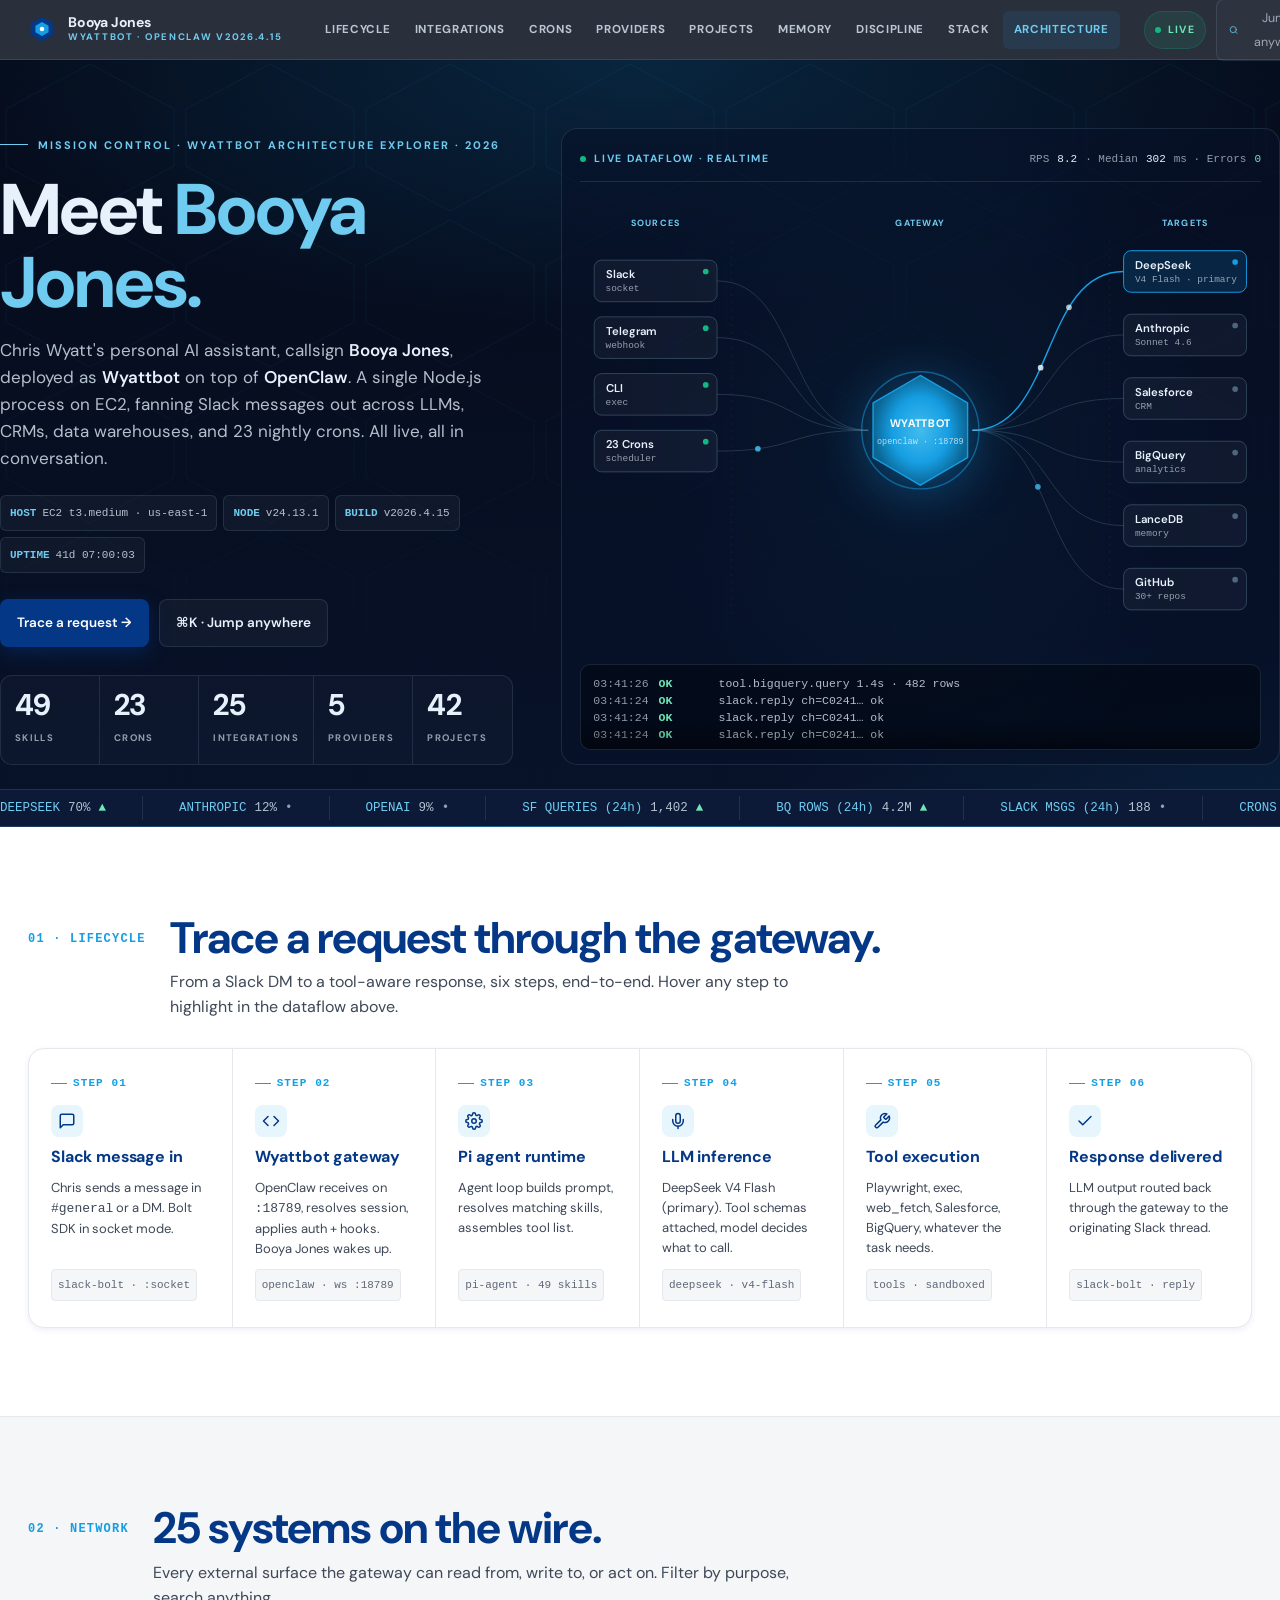
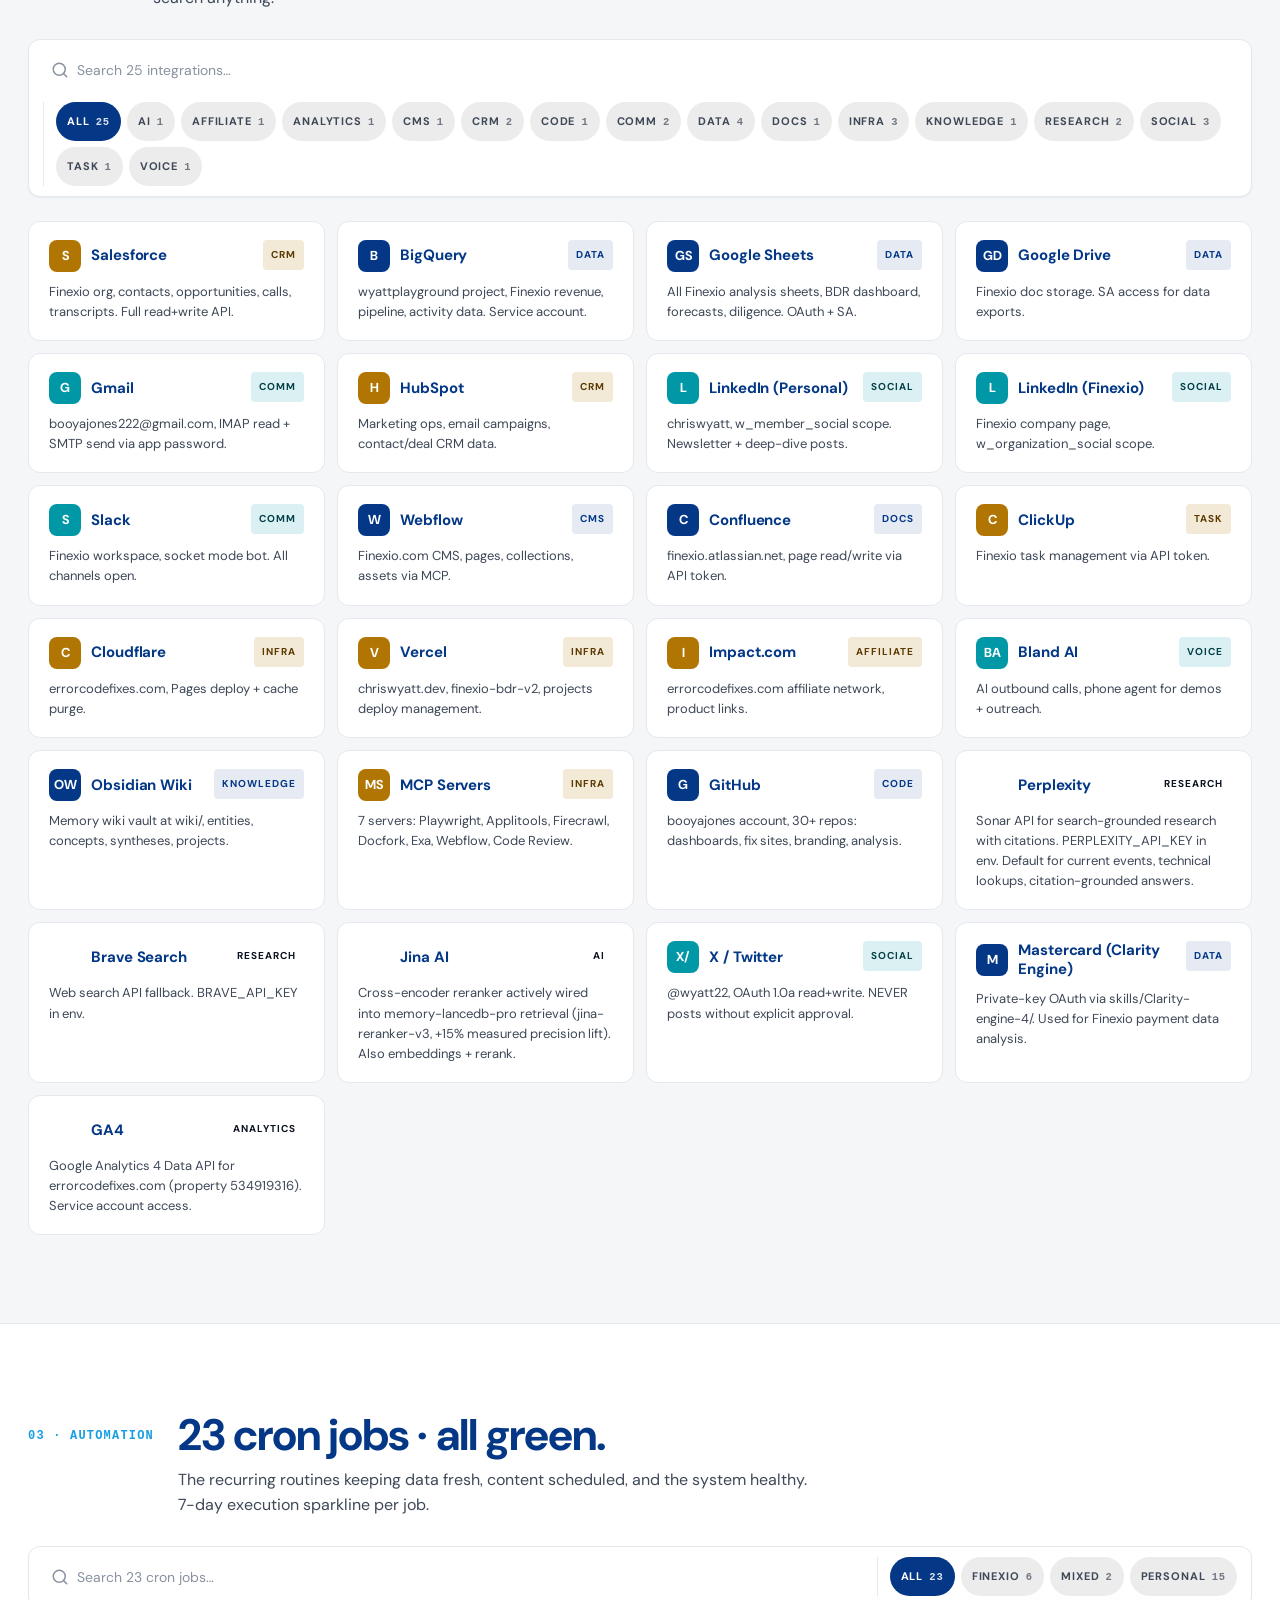
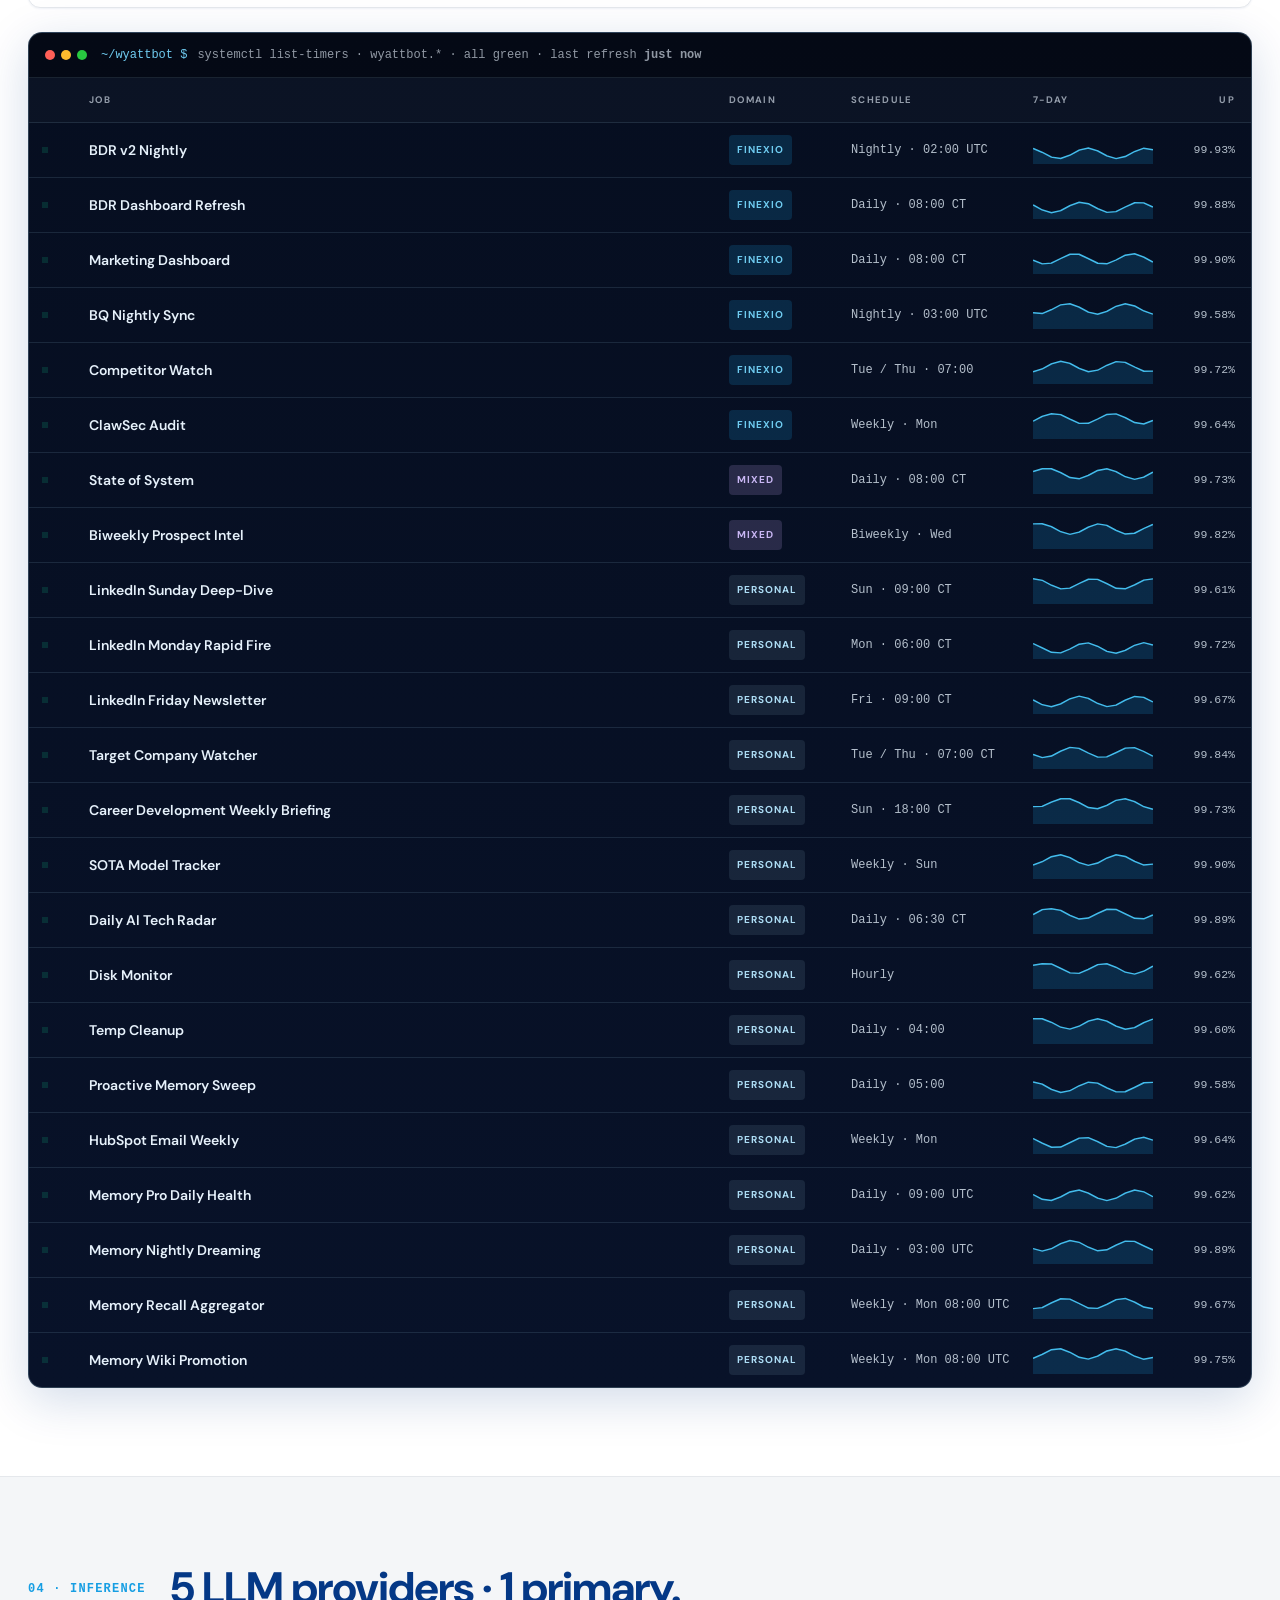
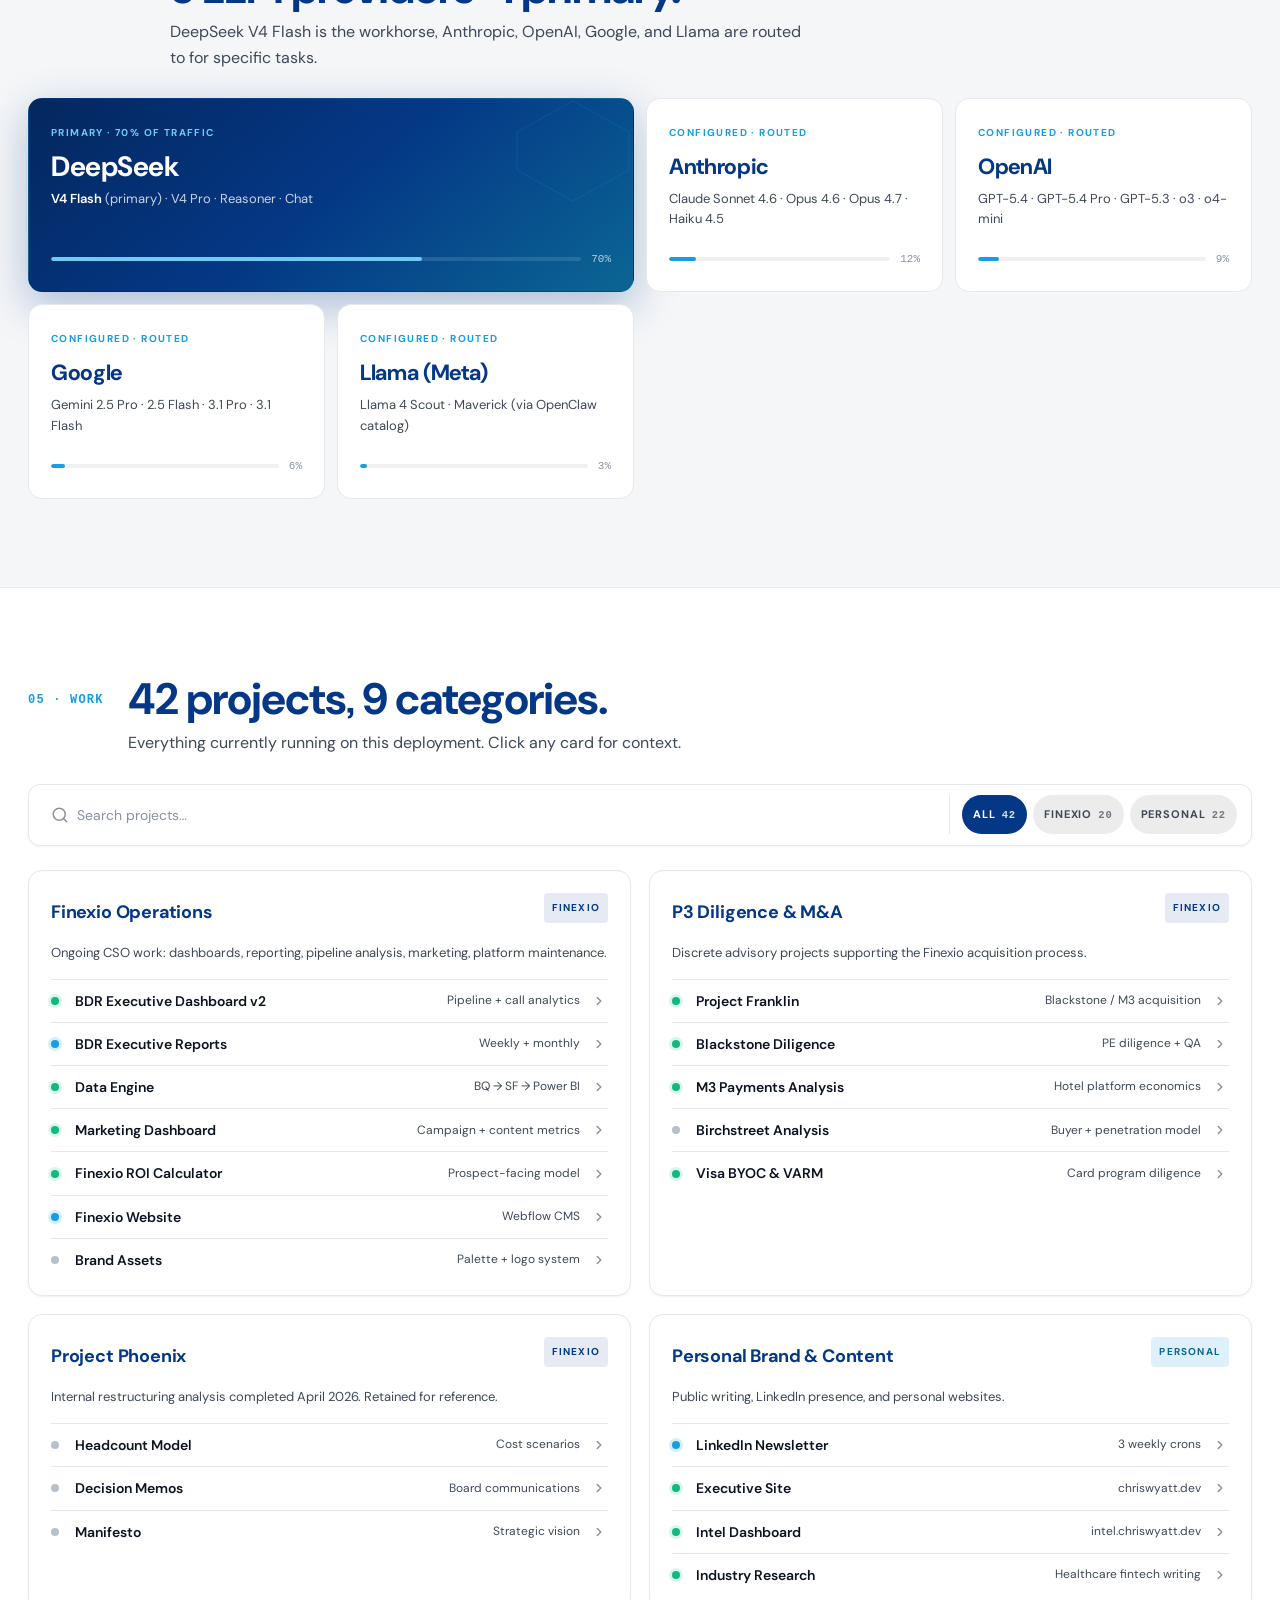
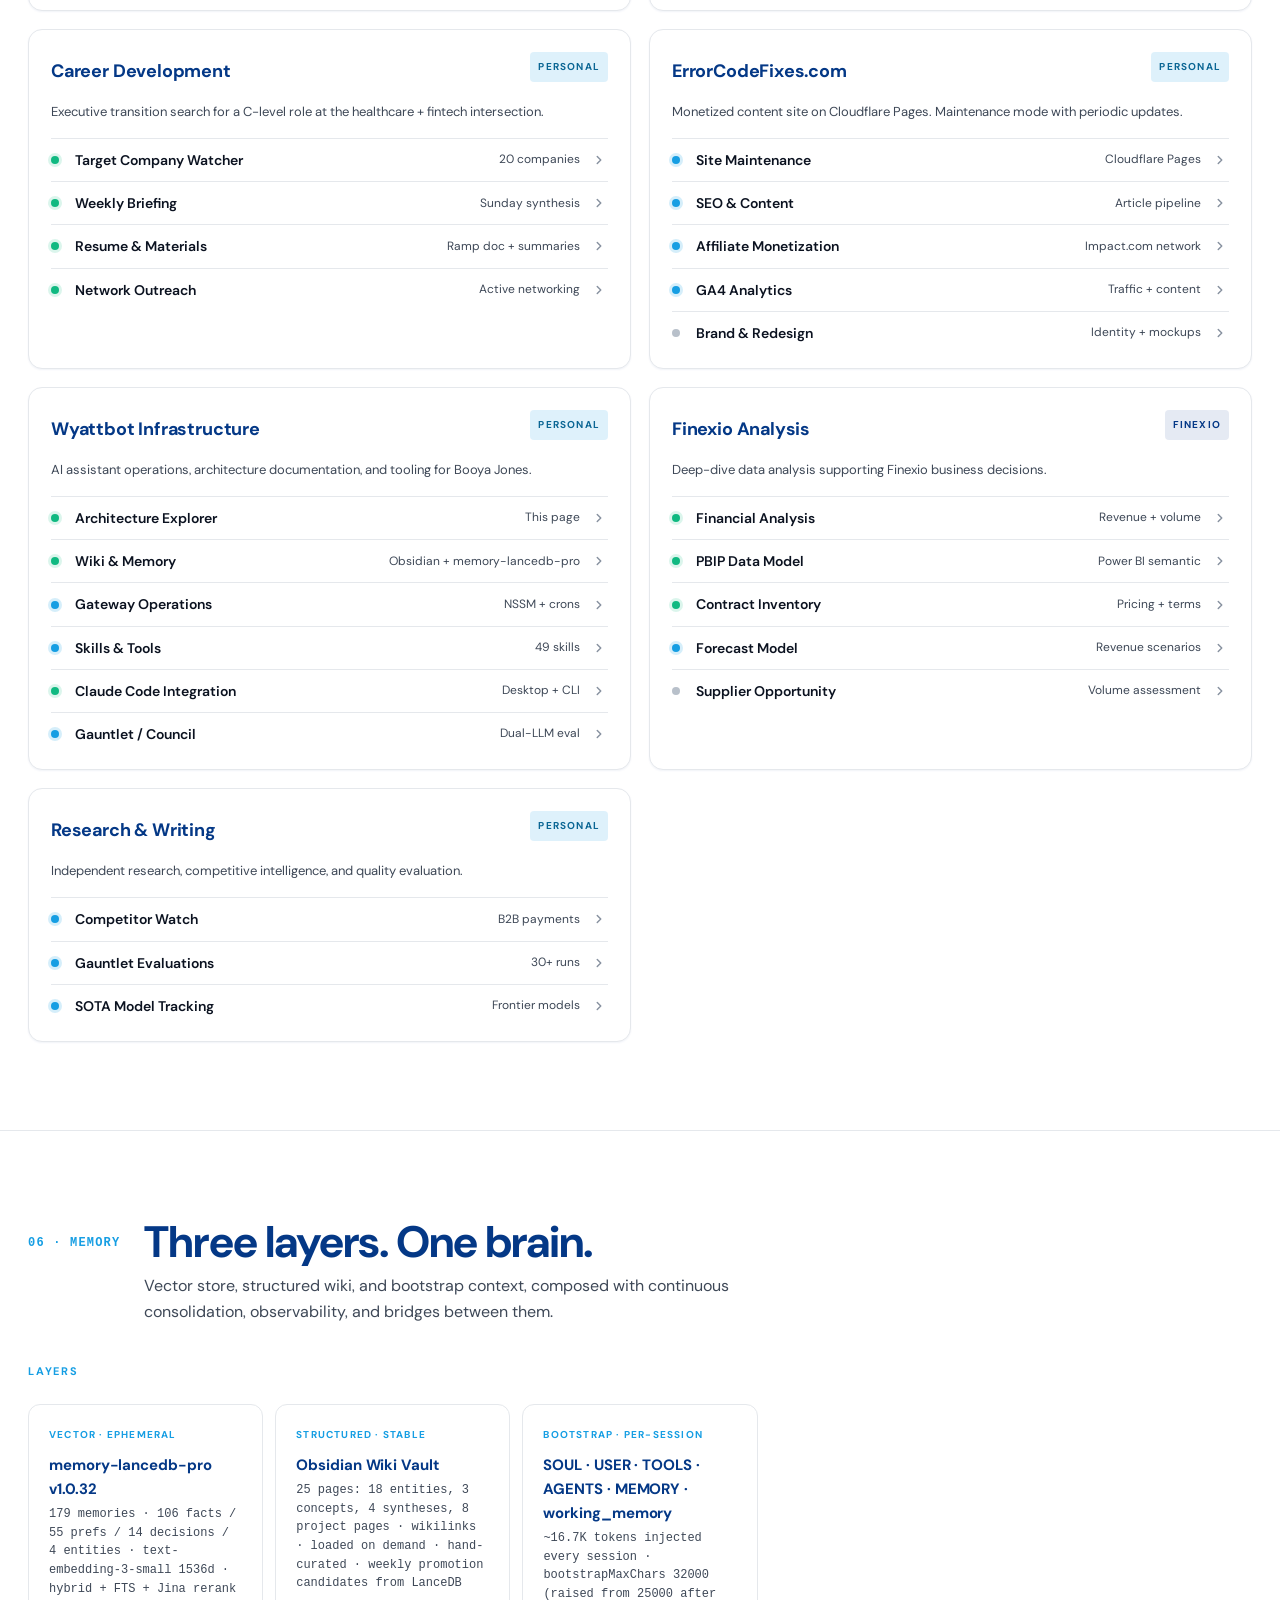
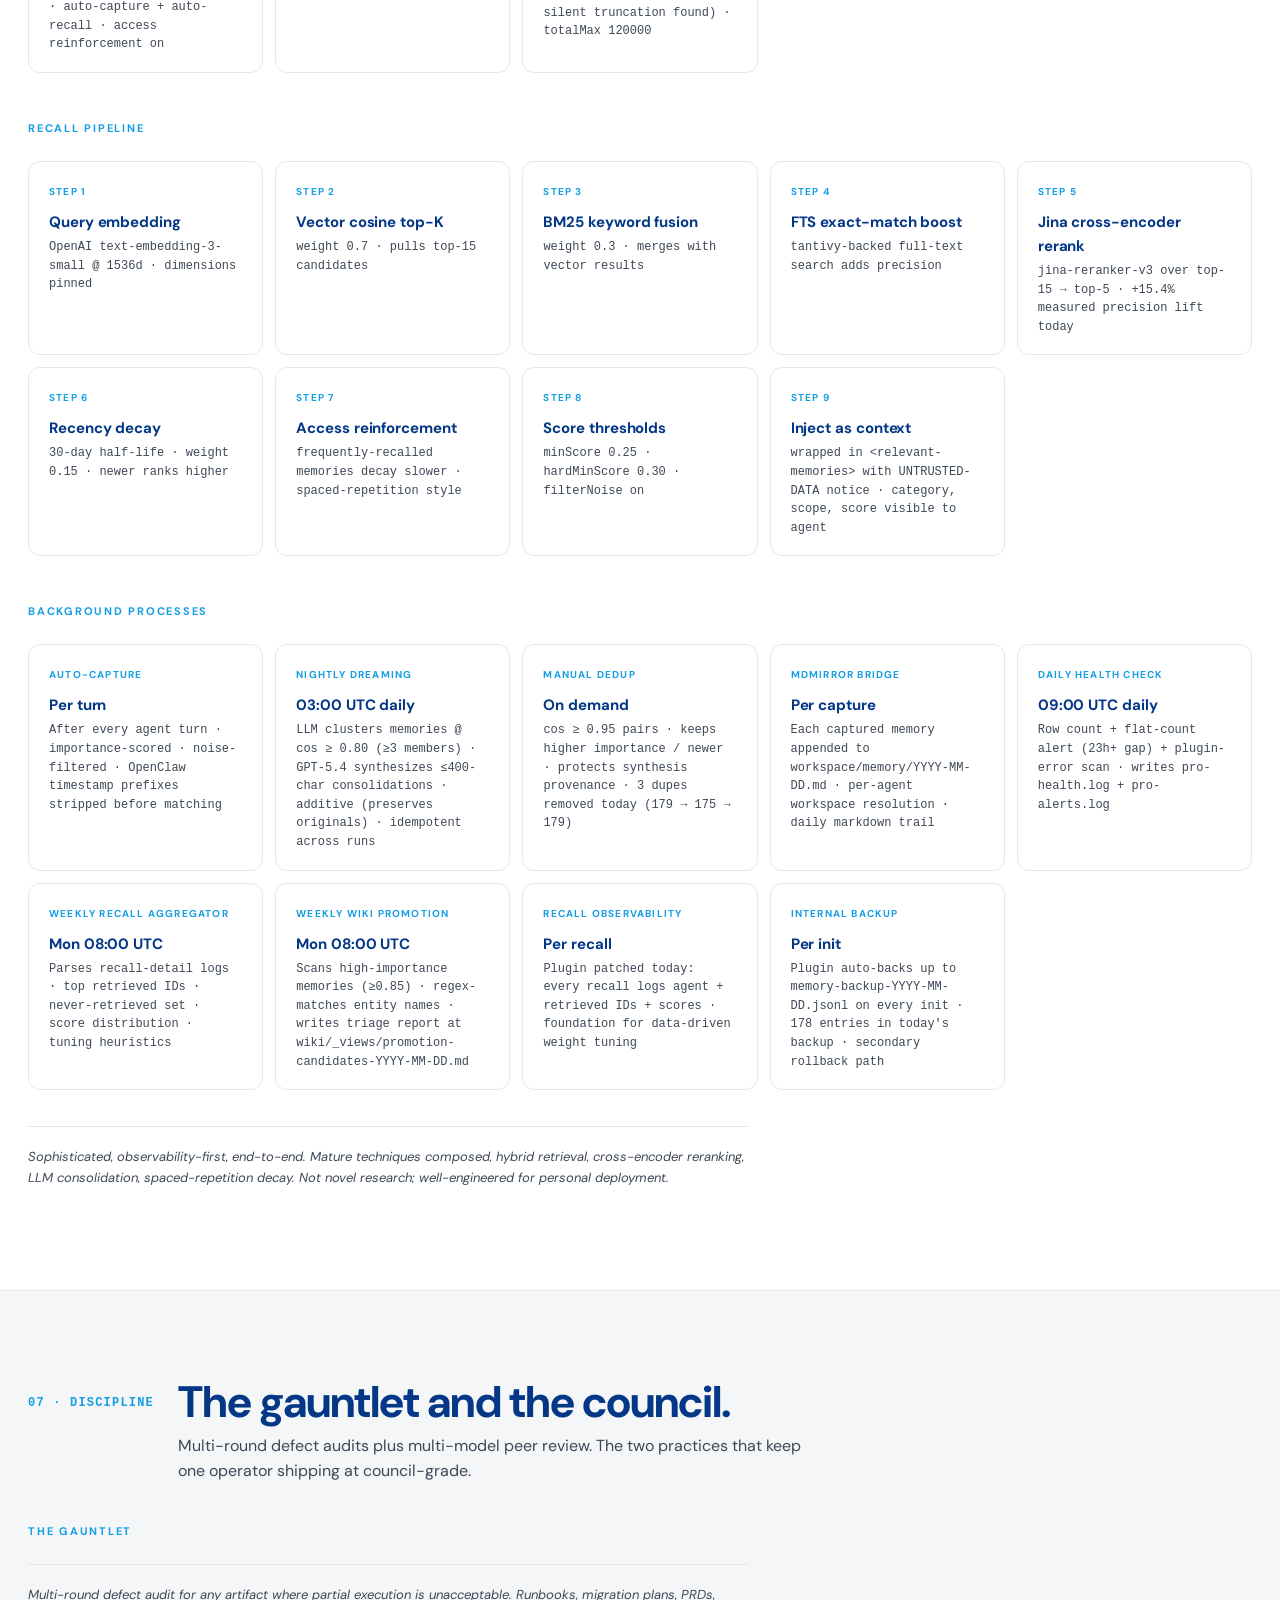
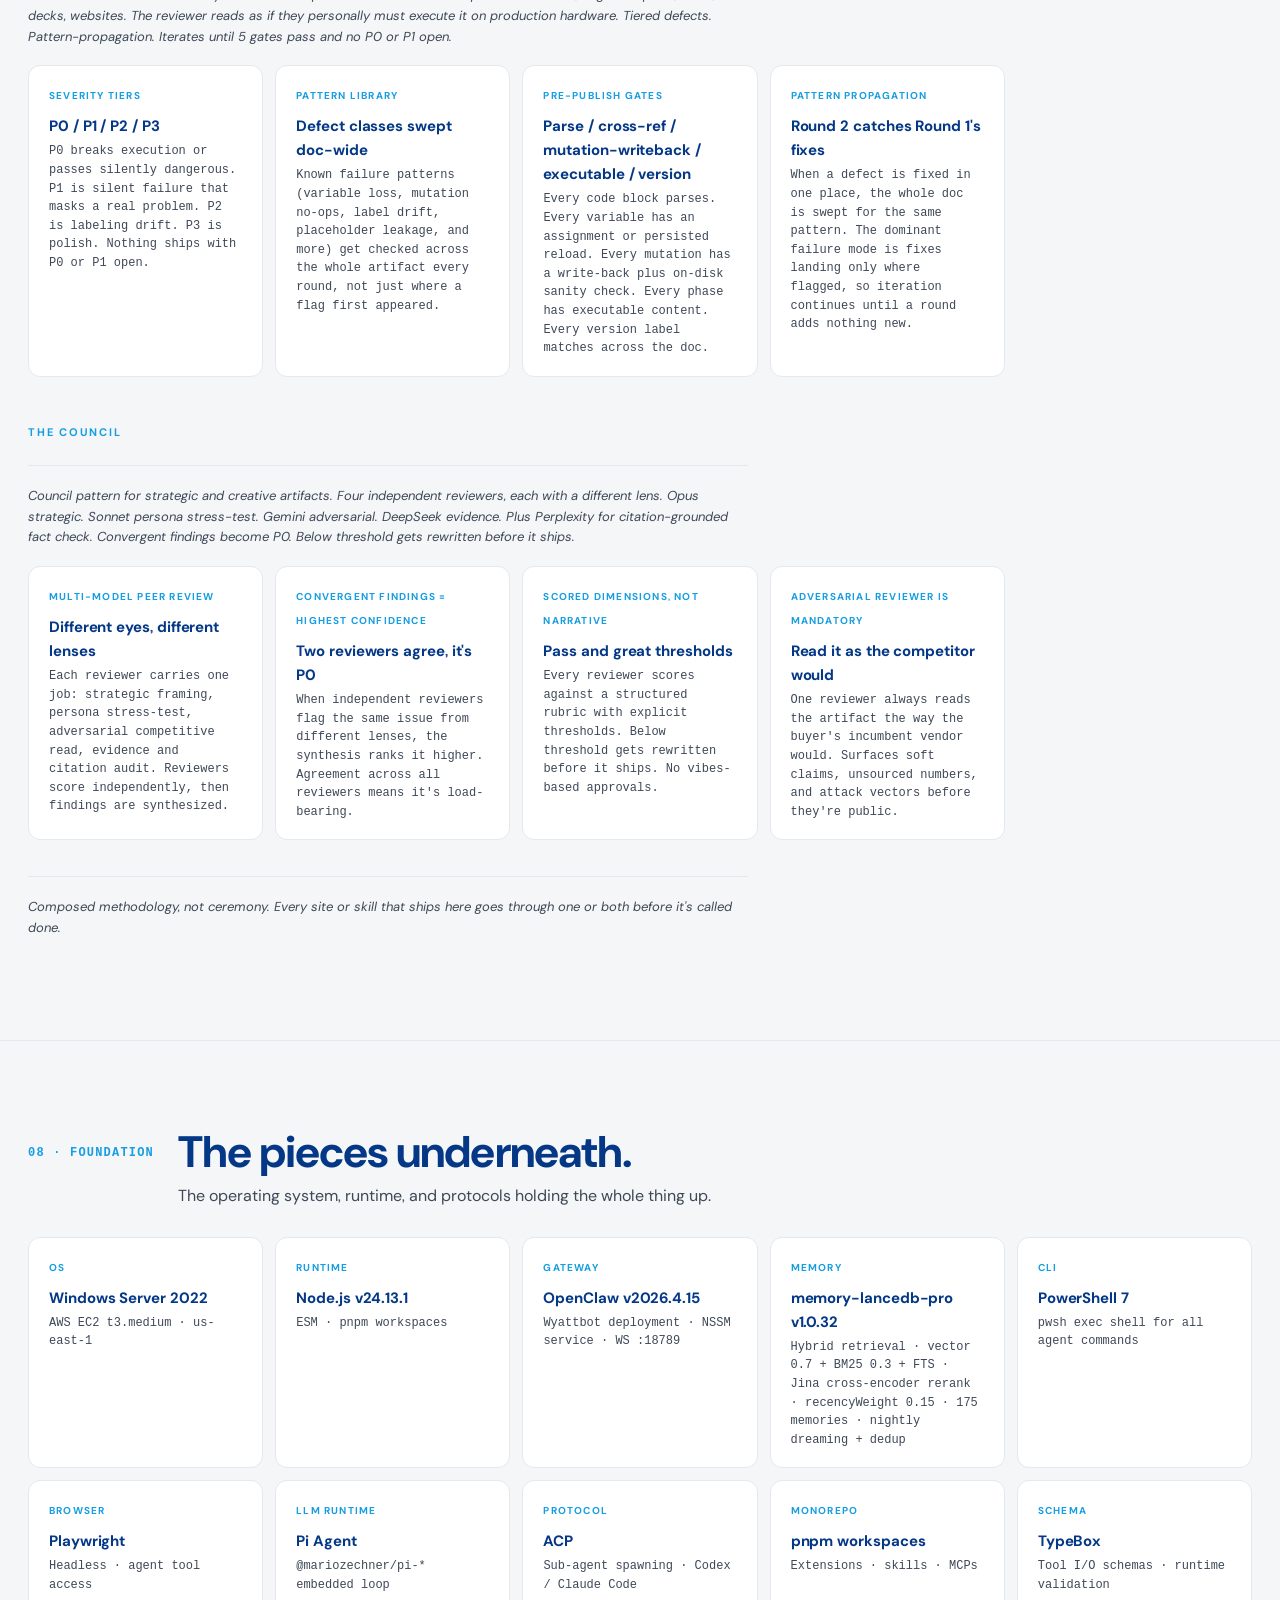
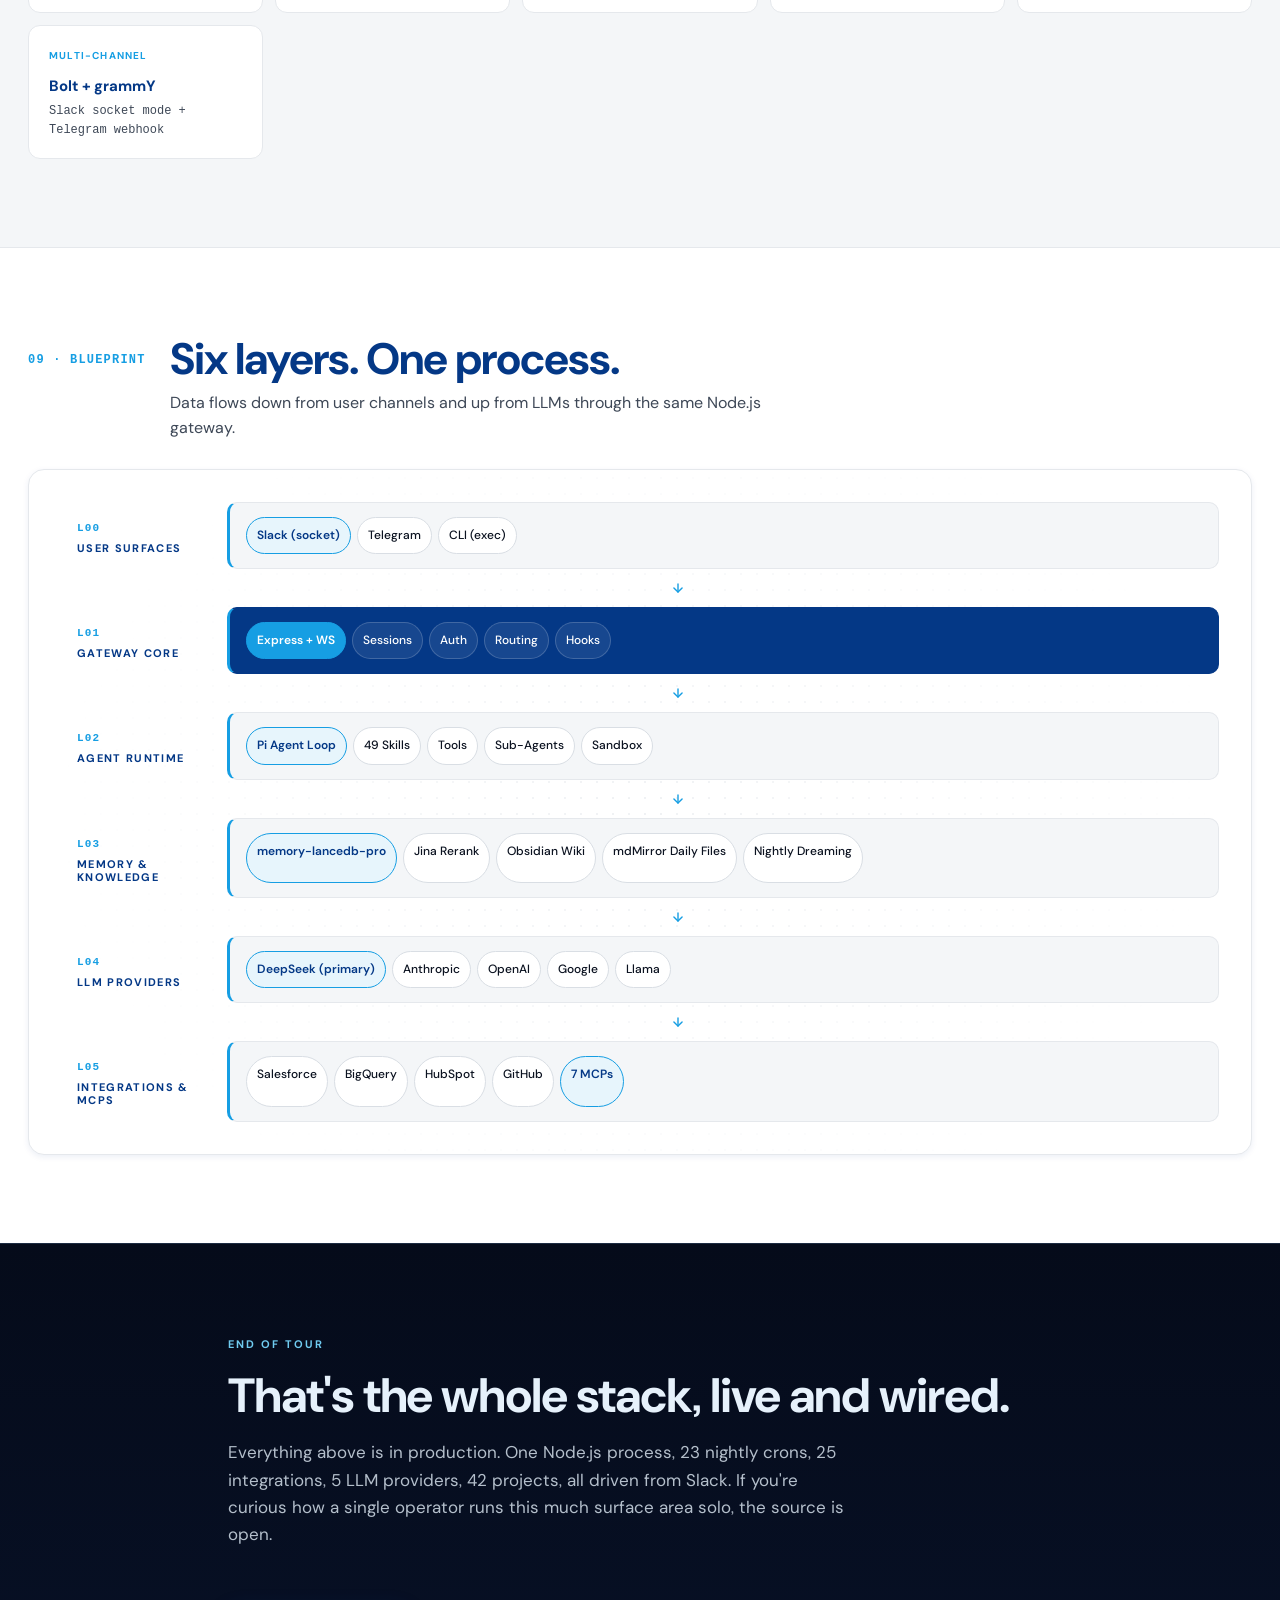
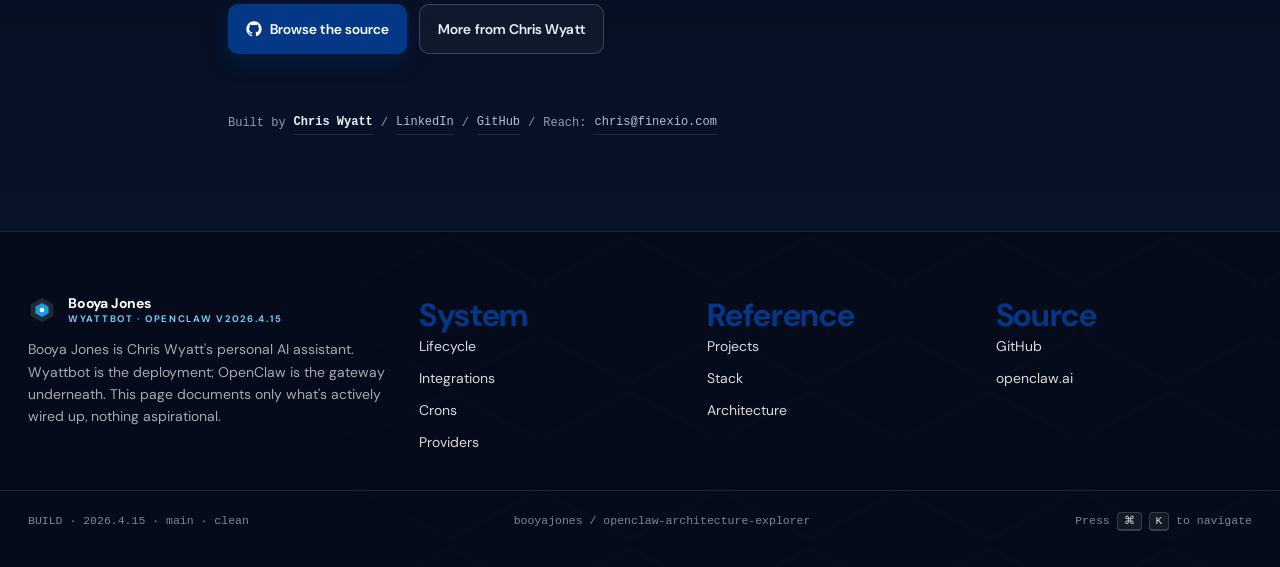
<file: index.html>
<!DOCTYPE html>
<html lang="en">
<head>
<meta charset="UTF-8" />
<meta name="viewport" content="width=device-width, initial-scale=1.0" />
<title>Booya Jones · Wyattbot Mission Control</title>
<meta name="description" content="Live architecture explorer for Wyattbot, Chris Wyatt's personal AI assistant (callsign: Booya Jones) running on OpenClaw. One Node.js gateway, 49 skills, 23 crons, 25 integrations, 5 LLM providers, memory-lancedb-pro with hybrid retrieval + Jina rerank." />
<link rel="icon" type="image/svg+xml" href='data:image/svg+xml;utf8,<svg xmlns="http://www.w3.org/2000/svg" viewBox="0 0 32 32"><polygon points="16,2 29,9.5 29,22.5 16,30 3,22.5 3,9.5" fill="%23043886"/><polygon points="16,8 23.5,12.25 23.5,19.75 16,24 8.5,19.75 8.5,12.25" fill="%23169EE3"/><circle cx="16" cy="16" r="2.6" fill="%23fff"/></svg>' />
<link rel="stylesheet" href="css/finexio-tokens.css" />
<style>
/* =============================================================
   Wyattbot Mission Control · Finexio brand
   ============================================================= */
*, *::before, *::after { box-sizing: border-box; }
html { scroll-behavior: smooth; }
body { margin: 0; background: var(--bg-page); color: var(--fg-1); -webkit-font-smoothing: antialiased; overflow-x: hidden; font-feature-settings: "ss01","cv11"; }
img { max-width: 100%; display: block; }
button { font: inherit; cursor: pointer; border: 0; background: none; color: inherit; }
input, kbd { font: inherit; }
kbd {
  font-family: var(--font-mono); font-size: 11px;
  padding: 2px 6px; border-radius: 4px;
  background: rgba(255,255,255,0.08);
  border: 1px solid rgba(255,255,255,0.16);
  border-bottom-width: 2px;
  color: rgba(255,255,255,0.9);
}
:root.light kbd { background: var(--gray-50); border-color: var(--border-2); color: var(--fg-1); }
::selection { background: rgba(22,158,227,0.28); color: var(--finexio-navy); }

/* dark theme tokens override */
:root {
  --mc-bg: #050B1A;
  --mc-bg-2: #081229;
  --mc-bg-3: #0C1A38;
  --mc-line: rgba(173,221,245,0.12);
  --mc-line-strong: rgba(173,221,245,0.24);
  --mc-text: #E6F1FB;
  --mc-text-2: rgba(230,241,251,0.78);
  --mc-text-3: rgba(230,241,251,0.62);
  --mc-blue: #169EE3;
  --mc-blue-soft: #6FCBF0;
  --mc-blue-dim: #0B6694;
  --mc-good: #10B981;
  --mc-amber: #F4A940;
}

.wrap { max-width: 1320px; margin: 0 auto; padding: 0 28px; }
@media (max-width: 720px) { .wrap { padding: 0 20px; } }

/* =============================================================
   TOP BAR
   ============================================================= */
.topbar {
  position: sticky; top: 0; z-index: 60;
  height: 60px;
  background: rgba(5,11,26,0.85);
  backdrop-filter: blur(18px); -webkit-backdrop-filter: blur(18px);
  border-bottom: 1px solid var(--mc-line);
  color: var(--mc-text);
}
.topbar-inner { display: flex; align-items: center; gap: 24px; height: 100%; }
.brand { display: flex; align-items: center; gap: 12px; font-weight: 700; font-size: 14px; letter-spacing: -0.1px; color: var(--mc-text); text-decoration: none; }
.brand-mark { width: 28px; height: 28px; flex-shrink: 0; }
.brand-name { line-height: 1.1; display: flex; flex-direction: column; gap: 2px; min-width: 0; }
.brand-name b { font-weight: 700; font-size: 14px; color: var(--mc-text); letter-spacing: -0.2px; white-space: nowrap; }
.brand-name small { font-family: var(--font-caption); font-size: 9.5px; font-weight: 700; letter-spacing: 0.18em; color: var(--mc-blue-soft); text-transform: uppercase; white-space: nowrap; }

.top-nav { display: flex; align-items: center; gap: 2px; flex: 1; margin-left: 8px; }
.top-nav a {
  font-family: var(--font-caption);
  font-size: 11.5px; font-weight: 600; letter-spacing: 0.06em;
  text-transform: uppercase; color: var(--mc-text-2);
  padding: 7px 11px; border-radius: 6px; border-bottom: 0;
  transition: color 120ms, background 120ms;
}
.top-nav a:hover { color: var(--mc-text); background: rgba(255,255,255,0.05); border-bottom: 0; }
.top-nav a.is-active { color: var(--mc-blue-soft); background: rgba(22,158,227,0.10); }
@media (max-width: 1200px) { .top-nav { display: none; } }

.top-actions { display: flex; align-items: center; gap: 10px; }
.search-trigger {
  display: inline-flex; align-items: center; gap: 10px;
  padding: 6px 8px 6px 12px;
  border: 1px solid var(--mc-line);
  border-radius: 8px;
  font-size: 12.5px; color: var(--mc-text-3);
  background: rgba(255,255,255,0.02);
  transition: border-color 150ms, color 150ms;
}
.search-trigger:hover { border-color: var(--mc-line-strong); color: var(--mc-text-2); }
.search-trigger svg { color: var(--mc-blue-soft); }
.search-trigger .k { display: inline-flex; gap: 2px; }
.live-pill {
  display: inline-flex; align-items: center; gap: 7px;
  font-family: var(--font-caption); font-size: 10.5px; font-weight: 700;
  letter-spacing: 0.12em; text-transform: uppercase;
  padding: 6px 10px; border-radius: 999px;
  background: rgba(16,185,129,0.10); color: #6EE7B7;
  border: 1px solid rgba(16,185,129,0.22);
}
.live-pill .led { width: 6px; height: 6px; border-radius: 50%; background: var(--mc-good); box-shadow: 0 0 0 0 rgba(16,185,129,0.6); animation: pulse 2.4s cubic-bezier(.2,0,.2,1) infinite; }
@keyframes pulse { 0% { box-shadow: 0 0 0 0 rgba(16,185,129,0.6); } 70% { box-shadow: 0 0 0 8px rgba(16,185,129,0); } 100% { box-shadow: 0 0 0 0 rgba(16,185,129,0); } }
.icon-btn {
  width: 34px; height: 34px; border-radius: 8px;
  display: inline-flex; align-items: center; justify-content: center;
  color: var(--mc-text-2); border: 1px solid var(--mc-line);
  transition: color 120ms, border-color 120ms, background 120ms;
}
.icon-btn:hover { color: var(--mc-text); border-color: var(--mc-line-strong); background: rgba(255,255,255,0.04); }

@media (max-width: 720px) {
  .live-pill { display: none; }
  .search-trigger .label, .search-trigger .k { display: none; }
}

/* =============================================================
   HERO, MISSION CONTROL
   ============================================================= */
.hero {
  position: relative; overflow: hidden; isolation: isolate;
  background:
    radial-gradient(ellipse 80% 50% at 50% 0%, rgba(22,158,227,0.18), transparent 70%),
    radial-gradient(ellipse 60% 40% at 100% 100%, rgba(22,158,227,0.10), transparent 70%),
    linear-gradient(180deg, var(--mc-bg) 0%, var(--mc-bg-2) 100%);
  color: var(--mc-text);
  padding: 32px 0 0;
}
.hero::before {
  content: ''; position: absolute; inset: 0; pointer-events: none;
  background-image: url("data:image/svg+xml;utf8,<svg xmlns='http://www.w3.org/2000/svg' width='180' height='156' viewBox='0 0 180 156'><g fill='none' stroke='%23169EE3' stroke-width='1' opacity='0.16'><polygon points='90,4 174,49 174,106 90,151 6,106 6,49'/></g></svg>");
  background-size: 180px 156px;
  opacity: 0.5;
  mask-image: linear-gradient(180deg, black 30%, transparent 100%);
  -webkit-mask-image: linear-gradient(180deg, black 30%, transparent 100%);
}
.hero::after {
  content: ''; position: absolute; left: -10%; right: -10%; bottom: 0; height: 1px;
  background: linear-gradient(90deg, transparent, rgba(22,158,227,0.5), transparent);
}

.hero-grid {
  position: relative;
  display: grid; grid-template-columns: 5fr 7fr; gap: 48px;
  padding: 36px 0 24px;
  align-items: stretch;
}
@media (max-width: 1100px) { .hero-grid { grid-template-columns: 1fr; gap: 32px; } }

.hero-eyebrow {
  display: inline-flex; align-items: center; gap: 10px;
  font-family: var(--font-caption); font-size: 11px; font-weight: 700;
  letter-spacing: 0.18em; text-transform: uppercase; color: var(--mc-blue-soft);
  margin-bottom: 16px;
}
.hero-eyebrow::before { content: ''; width: 28px; height: 1px; background: var(--mc-blue-soft); }

.hero h1 {
  font-family: var(--font-display); font-weight: 700;
  font-size: clamp(40px, 5.6vw, 76px); line-height: 1.02;
  letter-spacing: -0.028em;
  color: var(--mc-text); margin: 0 0 18px;
}
.hero h1 em {
  font-style: normal;
  color: var(--mc-blue-soft);
}

.hero-lede { font-size: 17px; line-height: 1.6; color: var(--mc-text-2); max-width: 520px; margin: 0 0 22px; }
.hero-lede b { color: var(--mc-text); font-weight: 600; }

.hero-meta { display: flex; flex-wrap: wrap; gap: 6px; margin-bottom: 26px; }
.hero-meta .chip {
  font-family: var(--font-mono); font-size: 11px;
  padding: 5px 9px; border-radius: 6px;
  background: rgba(255,255,255,0.04);
  border: 1px solid var(--mc-line);
  color: var(--mc-text-2);
  display: inline-flex; align-items: center; gap: 6px;
}
.hero-meta .chip b { color: var(--mc-blue-soft); font-weight: 600; }

.hero-cta-row { display: flex; flex-wrap: wrap; gap: 10px; margin-bottom: 28px; }
.btn {
  display: inline-flex; align-items: center; gap: 8px;
  padding: 11px 16px; border-radius: 8px;
  font-size: 13.5px; font-weight: 600;
  transition: transform 120ms, background 150ms, border-color 150ms;
  border: 1px solid transparent;
}
.btn-primary { background: var(--finexio-navy); color: #fff; box-shadow: 0 6px 20px rgba(4,56,134,0.45); }
.btn-primary:hover { background: #053fa0; transform: translateY(-1px); }
.btn-ghost { background: rgba(255,255,255,0.04); color: var(--mc-text); border-color: var(--mc-line); }
.btn-ghost:hover { background: rgba(255,255,255,0.08); border-color: var(--mc-line-strong); }
.btn:active { transform: translateY(0) scale(0.98); }

.hero-stats {
  display: grid; grid-template-columns: repeat(5, 1fr); gap: 0;
  background: rgba(255,255,255,0.025);
  border: 1px solid var(--mc-line);
  border-radius: 12px; overflow: hidden;
}
@media (max-width: 720px) { .hero-stats { grid-template-columns: repeat(3, 1fr); } }
.hero-stats .stat { padding: 14px 14px; border-right: 1px solid var(--mc-line); }
.hero-stats .stat:last-child { border-right: 0; }
.hero-stats .stat-num { font-family: var(--font-display); font-weight: 700; font-size: 30px; color: var(--mc-text); line-height: 1; letter-spacing: -0.02em; font-variant-numeric: tabular-nums; }
.hero-stats .stat-label { font-family: var(--font-caption); font-size: 9.5px; font-weight: 700; letter-spacing: 0.14em; text-transform: uppercase; color: var(--mc-text-3); margin-top: 6px; }

/* HERO RIGHT, DATAFLOW MAP */
.dataflow {
  position: relative;
  background:
    radial-gradient(ellipse 60% 80% at 50% 50%, rgba(22,158,227,0.06), transparent 70%),
    rgba(8,18,41,0.6);
  border: 1px solid var(--mc-line);
  border-radius: 16px;
  padding: 18px 18px 14px;
  overflow: hidden;
  display: flex; flex-direction: column;
  min-height: 520px;
}
.dataflow-head {
  display: flex; align-items: center; justify-content: space-between; gap: 10px;
  padding-bottom: 10px; margin-bottom: 8px;
  border-bottom: 1px solid var(--mc-line);
}
.dataflow-title {
  font-family: var(--font-caption); font-size: 10.5px; font-weight: 700;
  letter-spacing: 0.16em; text-transform: uppercase; color: var(--mc-blue-soft);
  display: inline-flex; align-items: center; gap: 8px;
}
.dataflow-title .led { width: 6px; height: 6px; border-radius: 50%; background: var(--mc-good); animation: pulse 2.4s cubic-bezier(.2,0,.2,1) infinite; }
.dataflow-meter {
  display: inline-flex; align-items: center; gap: 8px;
  font-family: var(--font-mono); font-size: 11px; color: var(--mc-text-3);
}
.dataflow-meter b { color: var(--mc-text); font-weight: 500; }

.dataflow-svg {
  flex: 1; display: block; width: 100%; min-height: 460px;
}

.df-rail-label {
  font-family: var(--font-caption); font-size: 9.5px; font-weight: 700;
  letter-spacing: 0.14em; text-transform: uppercase;
  fill: var(--mc-blue-soft);
}
.df-node-rect {
  fill: rgba(255,255,255,0.04); stroke: var(--mc-line-strong); stroke-width: 1;
  transition: fill 200ms, stroke 200ms;
}
.df-node:hover .df-node-rect, .df-node.is-hot .df-node-rect {
  fill: rgba(22,158,227,0.16); stroke: var(--mc-blue);
}
.df-node-name { fill: var(--mc-text); font-family: var(--font-sans); font-weight: 600; font-size: 12px; }
.df-node-meta { fill: var(--mc-text-3); font-family: var(--font-mono); font-size: 10px; }
.df-node-icon { fill: var(--mc-blue-soft); }
.df-edge { stroke: rgba(173,221,245,0.18); stroke-width: 1; fill: none; }
.df-edge.is-hot { stroke: var(--mc-blue); stroke-width: 1.5; }
.df-core-shape { fill: url(#dfCoreGrad); stroke: var(--mc-blue); stroke-width: 1.5; filter: drop-shadow(0 8px 28px rgba(22,158,227,0.45)); }
.df-core-pulse { fill: none; stroke: var(--mc-blue); stroke-width: 1.5; opacity: 0.5; transform-origin: center; animation: corePulse 3.2s cubic-bezier(.2,.7,.1,1) infinite; }
@keyframes corePulse { 0% { transform: scale(1); opacity: 0.55; } 70% { transform: scale(1.5); opacity: 0; } 100% { opacity: 0; } }
.df-core-label { fill: #fff; font-family: var(--font-display); font-weight: 700; font-size: 11.5px; letter-spacing: 0.06em; }
.df-core-sub { fill: rgba(255,255,255,0.7); font-family: var(--font-mono); font-size: 9px; }

/* console strip */
.console {
  margin-top: 12px;
  font-family: var(--font-mono); font-size: 11.5px; line-height: 1.5;
  color: var(--mc-text-2);
  background: rgba(0,0,0,0.35);
  border: 1px solid var(--mc-line);
  border-radius: 10px;
  padding: 10px 12px;
  height: 86px; overflow: hidden;
  position: relative;
}
.console::after { content: ''; position: absolute; bottom: 0; left: 0; right: 0; height: 28px; background: linear-gradient(to bottom, transparent, rgba(0,0,0,0.35)); pointer-events: none; }
.console .line { display: flex; gap: 10px; opacity: 0; animation: linein 320ms cubic-bezier(.2,0,.2,1) forwards; }
.console .ts { color: var(--mc-text-3); flex-shrink: 0; }
.console .lvl { font-weight: 600; flex-shrink: 0; width: 50px; }
.console .lvl.ok { color: #6EE7B7; }
.console .lvl.info { color: var(--mc-blue-soft); }
.console .lvl.warn { color: #FBBF77; }
@keyframes linein { from { opacity: 0; transform: translateY(4px);} to { opacity: 1; transform: none; } }

/* =============================================================
   TICKER
   ============================================================= */
.ticker {
  background: var(--mc-bg-3); color: var(--mc-text-2);
  border-top: 1px solid var(--mc-line);
  border-bottom: 1px solid var(--mc-line);
  height: 38px; overflow: hidden; position: relative;
}
.ticker-track {
  display: flex; gap: 36px; align-items: center; height: 100%;
  white-space: nowrap;
  animation: tickerScroll 50s linear infinite;
  font-family: var(--font-mono); font-size: 12.5px;
}
.ticker-track:hover { animation-play-state: paused; }
.ticker-item { display: inline-flex; align-items: center; gap: 8px; padding-right: 36px; border-right: 1px solid var(--mc-line); }
.ticker-item b { color: var(--mc-blue-soft); font-weight: 500; }
.ticker-item .delta-up { color: #6EE7B7; }
.ticker-item .delta-flat { color: var(--mc-text-3); }
@keyframes tickerScroll { from { transform: translateX(0); } to { transform: translateX(-50%); } }

/* =============================================================
   SECTIONS (LIGHT)
   ============================================================= */
section.section { padding: 88px 0; position: relative; }
section.section + section.section { border-top: 1px solid var(--border-1); }
section.tinted { background: var(--gray-50); }

.section-head { display: grid; grid-template-columns: auto 1fr auto; gap: 24px; align-items: end; margin-bottom: 28px; }
@media (max-width: 720px) { .section-head { grid-template-columns: 1fr; gap: 8px; } }
.section-num { font-family: var(--font-mono); font-size: 12px; font-weight: 600; color: var(--finexio-blue); letter-spacing: 0.1em; align-self: start; padding-top: 12px; }
.section-title { font-family: var(--font-display); font-weight: 700; font-size: clamp(30px, 4vw, 44px); line-height: 1.05; letter-spacing: -0.022em; color: var(--finexio-navy); margin: 0; }
.section-sub { color: var(--fg-2); font-size: 16px; line-height: 1.6; max-width: 640px; margin: 8px 0 0; }
.section-tools { display: flex; gap: 8px; align-items: center; justify-self: end; }

.search-row {
  display: flex; flex-wrap: wrap; gap: 12px; align-items: center;
  margin: 8px 0 24px; padding: 10px 14px;
  background: var(--finexio-white);
  border: 1px solid var(--border-1);
  border-radius: 12px;
  box-shadow: var(--shadow-xs);
}
.search-row .search { flex: 1; min-width: 240px; display: flex; align-items: center; gap: 8px; padding: 4px 8px; }
.search-row .search input { flex: 1; border: 0; outline: 0; background: transparent; color: var(--fg-1); font-size: 14px; padding: 4px 0; }
.search-row .search input::placeholder { color: var(--fg-3); }
.search-row .search svg { color: var(--gray-400); flex-shrink: 0; }
.filters { display: flex; flex-wrap: wrap; gap: 6px; border-left: 1px solid var(--border-1); padding-left: 12px; }
@media (max-width: 720px) { .filters { border-left: 0; padding-left: 0; width: 100%; } }
.filter-chip {
  font-family: var(--font-caption); font-size: 11px; font-weight: 700; letter-spacing: 0.08em; text-transform: uppercase;
  padding: 6px 10px; border-radius: 999px;
  background: var(--gray-100); color: var(--fg-2);
  border: 1px solid transparent; transition: all 120ms;
}
.filter-chip:hover { background: var(--finexio-blue-wash); color: var(--finexio-navy); }
.filter-chip.is-active { background: var(--finexio-navy); color: #fff; }
.filter-count { font-family: var(--font-mono); font-size: 10.5px; color: inherit; opacity: 0.7; margin-left: 6px; }
.filter-chip.is-active .filter-count { opacity: 0.85; }

/* =============================================================
   FLOW (lifecycle)
   ============================================================= */
.flow {
  position: relative;
  display: grid; grid-template-columns: repeat(6, 1fr); gap: 0;
  background: var(--finexio-white);
  border: 1px solid var(--border-1);
  border-radius: 16px; overflow: hidden;
  box-shadow: var(--shadow-sm);
}
@media (max-width: 980px) { .flow { grid-template-columns: repeat(2, 1fr); } }
@media (max-width: 540px) { .flow { grid-template-columns: 1fr; } }
.flow-step { position: relative; padding: 22px 22px 26px; border-right: 1px solid var(--border-1); display: flex; flex-direction: column; gap: 10px; transition: background 200ms; }
.flow-step:last-child { border-right: 0; }
.flow-step:hover { background: var(--finexio-blue-wash); }
@media (max-width: 980px) { .flow-step:nth-child(2n) { border-right: 0; } .flow-step { border-bottom: 1px solid var(--border-1); } .flow-step:nth-last-child(-n+2) { border-bottom: 0; } }
@media (max-width: 540px) { .flow-step { border-right: 0; border-bottom: 1px solid var(--border-1); } .flow-step:last-child { border-bottom: 0; } }
.flow-num {
  font-family: var(--font-mono); font-size: 11px; font-weight: 600;
  color: var(--finexio-blue); letter-spacing: 0.1em;
  display: inline-flex; align-items: center; gap: 6px;
}
.flow-num::before { content: ''; width: 16px; height: 1px; background: currentColor; }
.flow-icon { width: 32px; height: 32px; border-radius: 8px; background: var(--finexio-blue-wash); color: var(--finexio-navy); display: inline-flex; align-items: center; justify-content: center; }
.flow-step h3 { font-family: var(--font-sans); font-size: 16px; font-weight: 700; color: var(--finexio-navy); margin: 0; line-height: 1.3; }
.flow-step p { font-size: 13px; line-height: 1.55; color: var(--fg-2); margin: 0; }
.flow-step .meta { font-family: var(--font-mono); font-size: 11px; color: var(--gray-500); background: var(--gray-50); padding: 3px 6px; border-radius: 4px; display: inline-block; align-self: flex-start; margin-top: auto; border: 1px solid var(--border-1); }

/* =============================================================
   INTEGRATIONS
   ============================================================= */
.integ-grid { display: grid; grid-template-columns: repeat(auto-fill, minmax(280px, 1fr)); gap: 12px; }
.integ-card {
  position: relative; padding: 18px 20px;
  background: var(--finexio-white);
  border: 1px solid var(--border-1);
  border-radius: 12px;
  transition: all 200ms cubic-bezier(.2,0,.2,1);
  display: flex; flex-direction: column; gap: 10px;
  min-height: 110px;
}
.integ-card:hover { border-color: var(--finexio-blue); box-shadow: var(--shadow-md); transform: translateY(-2px); }
.integ-card::before { content: ''; position: absolute; left: 0; top: 14px; bottom: 14px; width: 2px; border-radius: 2px; background: var(--finexio-blue); opacity: 0; transition: opacity 200ms; }
.integ-card:hover::before { opacity: 1; }
.integ-card[hidden] { display: none; }
.integ-top { display: flex; align-items: flex-start; justify-content: space-between; gap: 10px; }
.integ-name-row { display: flex; align-items: center; gap: 10px; }
.integ-glyph { width: 32px; height: 32px; flex-shrink: 0; border-radius: 8px; display: inline-flex; align-items: center; justify-content: center; font-family: var(--font-display); font-weight: 700; font-size: 13px; color: #fff; }
.integ-name { font-size: 15px; font-weight: 700; color: var(--finexio-navy); letter-spacing: -0.005em; line-height: 1.25; }
.integ-type { font-family: var(--font-caption); font-size: 10px; font-weight: 700; letter-spacing: 0.1em; text-transform: uppercase; padding: 3px 8px; border-radius: 4px; flex-shrink: 0; }
/* Brand-aligned 3-color category system (replaces 12-color rainbow) */
.integ-type[data-type="Data"],
.integ-type[data-type="Docs"],
.integ-type[data-type="Code"],
.integ-type[data-type="Knowledge"],
.integ-type[data-type="CMS"]
  { background: rgba(4,56,134,0.10); color: #043886; }
.integ-type[data-type="Comm"],
.integ-type[data-type="Social"],
.integ-type[data-type="Voice"]
  { background: rgba(0,151,167,0.14); color: #044048; }
.integ-type[data-type="CRM"],
.integ-type[data-type="Task"],
.integ-type[data-type="Affiliate"],
.integ-type[data-type="Infra"]
  { background: rgba(176,117,2,0.16); color: #5C3A02; }
.integ-desc { font-size: 13px; line-height: 1.55; color: var(--fg-2); }

/* glyph backgrounds (3-family system) */
.integ-glyph[data-g="Data"],
.integ-glyph[data-g="Docs"],
.integ-glyph[data-g="Code"],
.integ-glyph[data-g="Knowledge"],
.integ-glyph[data-g="CMS"]      { background: #043886; }
.integ-glyph[data-g="Comm"],
.integ-glyph[data-g="Social"],
.integ-glyph[data-g="Voice"]    { background: #0097A7; }
.integ-glyph[data-g="CRM"],
.integ-glyph[data-g="Task"],
.integ-glyph[data-g="Affiliate"],
.integ-glyph[data-g="Infra"]    { background: #B07502; }

/* =============================================================
   CRONS, terminal style
   ============================================================= */
.cron-wrap {
  background: linear-gradient(180deg, #060E20 0%, #081229 100%);
  color: var(--mc-text);
  border: 1px solid var(--mc-line-strong);
  border-radius: 14px; overflow: hidden;
  box-shadow: 0 12px 48px rgba(4,56,134,0.18);
}
.cron-titlebar {
  display: flex; align-items: center; gap: 10px;
  padding: 10px 16px;
  background: rgba(0,0,0,0.35);
  border-bottom: 1px solid var(--mc-line);
  font-family: var(--font-mono); font-size: 12px; color: var(--mc-text-3);
}
.cron-titlebar .dots { display: inline-flex; gap: 6px; margin-right: 4px; }
.cron-titlebar .dots i { width: 10px; height: 10px; border-radius: 50%; }
.cron-titlebar .dots i:nth-child(1){ background: #ff5f57; }
.cron-titlebar .dots i:nth-child(2){ background: #febc2e; }
.cron-titlebar .dots i:nth-child(3){ background: #28c840; }
.cron-titlebar .path { color: var(--mc-blue-soft); }
.cron-thead {
  display: grid; grid-template-columns: 32px 1fr 110px 170px 120px 70px;
  gap: 12px; padding: 10px 16px;
  font-family: var(--font-caption);
  font-size: 9.5px; font-weight: 700; letter-spacing: 0.14em; text-transform: uppercase;
  color: var(--mc-text-3); background: rgba(255,255,255,0.02);
  border-bottom: 1px solid var(--mc-line);
}
@media (max-width: 980px) {
  .cron-thead { display: none; }
}
.cron-row {
  display: grid; grid-template-columns: 32px 1fr 110px 170px 120px 70px;
  gap: 12px; padding: 12px 16px;
  align-items: center;
  border-bottom: 1px solid var(--mc-line);
  font-family: var(--font-mono); font-size: 13px;
  transition: background 120ms;
}
.cron-row:last-child { border-bottom: 0; }
.cron-row:hover { background: rgba(22,158,227,0.06); }
.cron-row[hidden] { display: none; }
@media (max-width: 980px) {
  .cron-row { grid-template-columns: 24px 1fr auto; gap: 10px; row-gap: 6px; }
  .cron-row .cron-tag, .cron-row .cron-sched, .cron-row .cron-uptime { grid-column: 2 / 4; }
  .cron-row .cron-spark { display: none; }
}
.cron-status .led { width: 7px; height: 7px; border-radius: 50%; background: var(--mc-good); box-shadow: 0 0 0 3px rgba(16,185,129,0.18); }
.cron-name { color: var(--mc-text); font-family: var(--font-sans); font-weight: 600; font-size: 14px; }
.cron-tag {
  font-family: var(--font-caption); font-size: 10px; font-weight: 700; letter-spacing: 0.1em;
  text-transform: uppercase; padding: 3px 8px; border-radius: 4px;
  display: inline-block; width: fit-content;
}
.cron-tag[data-tag="FINEXIO"]  { background: rgba(22,158,227,0.18); color: var(--mc-blue-soft); }
.cron-tag[data-tag="PERSONAL"] { background: rgba(173,221,245,0.10); color: #ADDDF5; }
.cron-tag[data-tag="MIXED"]    { background: rgba(193,168,238,0.18); color: #C9B7F4; }
.cron-sched { color: var(--mc-text-2); font-size: 12px; }
.cron-spark svg { display: block; width: 100%; height: 28px; }
.cron-uptime { color: var(--mc-text-2); font-size: 11.5px; text-align: right; }

/* =============================================================
   PROVIDERS
   ============================================================= */
.prov-grid { display: grid; grid-template-columns: repeat(auto-fill, minmax(240px, 1fr)); gap: 12px; }
.prov-card {
  position: relative; padding: 22px 22px 20px;
  background: var(--finexio-white); border: 1px solid var(--border-1); border-radius: 14px;
  display: flex; flex-direction: column; gap: 10px; min-height: 150px;
  transition: all 200ms;
}
.prov-card:hover { border-color: var(--finexio-blue); box-shadow: var(--shadow-md); transform: translateY(-2px); }
.prov-card.is-primary {
  background: linear-gradient(140deg, #04275E 0%, #043886 50%, #0B6694 100%);
  color: #fff; border-color: transparent;
  box-shadow: 0 14px 44px rgba(4,56,134,0.30);
  grid-column: span 2;
}
@media (max-width: 720px) { .prov-card.is-primary { grid-column: span 1; } }
.prov-card.is-primary::before {
  content: ''; position: absolute; inset: 0; border-radius: 14px;
  background-image: url("data:image/svg+xml;utf8,<svg xmlns='http://www.w3.org/2000/svg' width='120' height='104' viewBox='0 0 120 104'><g fill='none' stroke='%23169EE3' stroke-width='1' opacity='0.6'><polygon points='60,2 116,33 116,71 60,102 4,71 4,33'/></g></svg>");
  background-size: 120px 104px; background-position: top right;
  background-repeat: no-repeat; opacity: 0.30; pointer-events: none;
}
.prov-card.is-primary .prov-name { color: #fff; }
.prov-card.is-primary .prov-models { color: rgba(255,255,255,0.78); }
.prov-card.is-primary .prov-models b { color: #fff; }
.prov-tag { font-family: var(--font-caption); font-size: 10px; font-weight: 700; letter-spacing: 0.14em; text-transform: uppercase; color: var(--finexio-blue); }
.prov-card.is-primary .prov-tag { color: var(--mc-blue-soft); }
.prov-name { font-size: 22px; font-weight: 700; font-family: var(--font-display); color: var(--finexio-navy); letter-spacing: -0.015em; }
.prov-card.is-primary .prov-name { font-size: 28px; }
.prov-models { font-size: 13px; line-height: 1.55; color: var(--fg-2); }
.prov-models b { color: var(--finexio-navy); font-weight: 600; }
.prov-meter { display: flex; align-items: center; gap: 10px; margin-top: auto; padding-top: 8px; }
.prov-meter .bar { flex: 1; height: 4px; border-radius: 2px; background: rgba(0,0,0,0.06); overflow: hidden; }
.prov-card.is-primary .prov-meter .bar { background: rgba(255,255,255,0.12); }
.prov-meter .bar > i { display: block; height: 100%; background: var(--finexio-blue); border-radius: 2px; }
.prov-card.is-primary .prov-meter .bar > i { background: var(--mc-blue-soft); }
.prov-meter .val { font-family: var(--font-mono); font-size: 11px; color: var(--fg-3); white-space: nowrap; }
.prov-card.is-primary .prov-meter .val { color: rgba(255,255,255,0.7); }

/* =============================================================
   PROJECTS
   ============================================================= */
.proj-cats { display: grid; grid-template-columns: repeat(auto-fit, minmax(420px, 1fr)); gap: 18px; }
@media (max-width: 720px) { .proj-cats { grid-template-columns: 1fr; } }
.proj-cat {
  background: var(--finexio-white); border: 1px solid var(--border-1);
  border-radius: 14px; padding: 22px 22px 14px;
  box-shadow: var(--shadow-xs);
  display: flex; flex-direction: column; gap: 12px;
  transition: box-shadow 200ms;
}
.proj-cat:hover { box-shadow: var(--shadow-sm); }
.proj-cat[hidden] { display: none; }
.proj-cat-head { display: flex; align-items: flex-start; justify-content: space-between; gap: 12px; }
.proj-cat-head h3 { font-family: var(--font-sans); font-size: 18px; font-weight: 700; color: var(--finexio-navy); margin: 0; letter-spacing: -0.01em; }
.proj-cat-desc { font-size: 13px; line-height: 1.55; color: var(--fg-2); margin: 0; }
.proj-list { display: flex; flex-direction: column; gap: 0; margin-top: 4px; }
.proj-item { display: grid; grid-template-columns: 12px 1fr auto 16px; gap: 12px; align-items: center; padding: 12px 0; border-top: 1px solid var(--border-1); transition: background 120ms; }
.proj-item:hover, .proj-item.is-open { background: var(--finexio-blue-wash); border-radius: 6px; padding-left: 8px; padding-right: 8px; margin-left: -8px; margin-right: -8px; }
.proj-item-status { width: 8px; height: 8px; border-radius: 50%; }
.proj-item-status[data-status="active"]  { background: var(--mc-good); box-shadow: 0 0 0 3px rgba(16,185,129,0.15); }
.proj-item-status[data-status="ongoing"] { background: var(--finexio-blue); box-shadow: 0 0 0 3px rgba(22,158,227,0.18); }
.proj-item-status[data-status="archive"] { background: var(--gray-300); }
.proj-item-name { font-size: 14px; font-weight: 600; color: var(--fg-1); line-height: 1.3; }
.proj-item-desc { font-size: 12px; color: var(--fg-2); text-align: right; line-height: 1.3; max-width: 200px; }
@media (max-width: 540px) { .proj-item-desc { display: none; } }
.proj-chev { width: 14px; height: 14px; color: var(--gray-400); transition: transform 180ms, color 180ms; }
.proj-item.is-open .proj-chev { transform: rotate(90deg); color: var(--finexio-blue); }
.proj-detail { display: none; padding: 4px 8px 12px 28px; font-size: 13px; line-height: 1.6; color: var(--fg-2); }
.proj-item.is-open + .proj-detail { display: block; }
.proj-cat-tag { font-family: var(--font-caption); font-size: 10px; font-weight: 700; letter-spacing: 0.12em; text-transform: uppercase; padding: 3px 8px; border-radius: 4px; flex-shrink: 0; }
.proj-cat-tag[data-tag="FINEXIO"]  { background: rgba(4,56,134,0.10); color: var(--finexio-navy); }
.proj-cat-tag[data-tag="PERSONAL"] { background: rgba(22,158,227,0.14); color: #0B6694; }

/* =============================================================
   STACK
   ============================================================= */
.stack-grid { display: grid; grid-template-columns: repeat(auto-fill, minmax(220px, 1fr)); gap: 12px; }
.stack-card { padding: 18px 20px; background: var(--finexio-white); border: 1px solid var(--border-1); border-radius: 12px; transition: all 200ms; }
.stack-card:hover { border-color: var(--finexio-blue); box-shadow: var(--shadow-sm); transform: translateY(-1px); }
.stack-area { font-family: var(--font-caption); font-size: 10px; font-weight: 700; letter-spacing: 0.12em; text-transform: uppercase; color: var(--finexio-blue); margin-bottom: 6px; }
.stack-name { font-size: 15px; font-weight: 700; color: var(--finexio-navy); margin-bottom: 4px; letter-spacing: -0.005em; }
.stack-desc { font-size: 12px; line-height: 1.55; color: var(--fg-2); font-family: var(--font-mono); }

/* Memory section subheadings + footnote */
.memory-subhead { margin: 36px 0 14px; font-family: var(--font-caption); font-size: 11px; font-weight: 700; letter-spacing: 0.16em; text-transform: uppercase; color: var(--finexio-blue); }
.memory-subhead:first-of-type { margin-top: 28px; }
.memory-footnote { margin-top: 36px; padding-top: 20px; border-top: 1px solid var(--border-1); color: var(--fg-2); font-size: 13px; line-height: 1.6; font-style: italic; max-width: 720px; }

/* =============================================================
   ARCHITECTURE
   ============================================================= */
.arch { background: var(--finexio-white); border: 1px solid var(--border-1); border-radius: 16px; padding: 32px; box-shadow: var(--shadow-sm); position: relative; overflow: hidden; }
.arch::before { content: ''; position: absolute; inset: 0; background-image: radial-gradient(circle, var(--gray-200) 1px, transparent 1px); background-size: 16px 16px; opacity: 0.4; mask-image: radial-gradient(ellipse 60% 80% at 50% 50%, black, transparent 80%); -webkit-mask-image: radial-gradient(ellipse 60% 80% at 50% 50%, black, transparent 80%); pointer-events: none; }
.arch-layers { position: relative; display: flex; flex-direction: column; gap: 12px; }
.arch-layer { display: grid; grid-template-columns: 150px 1fr; gap: 16px; align-items: stretch; }
@media (max-width: 720px) { .arch-layer { grid-template-columns: 1fr; gap: 4px; } }
.arch-layer-label { display: flex; flex-direction: column; justify-content: center; gap: 2px; padding: 14px 16px; }
.arch-layer-label .num { font-family: var(--font-mono); font-size: 11px; color: var(--finexio-blue); font-weight: 600; letter-spacing: 0.1em; }
.arch-layer-label .name { font-family: var(--font-caption); font-size: 11px; font-weight: 700; letter-spacing: 0.12em; text-transform: uppercase; color: var(--finexio-navy); line-height: 1.2; }
.arch-cards { display: flex; flex-wrap: wrap; gap: 6px; padding: 14px 16px; background: var(--gray-50); border: 1px solid var(--border-1); border-radius: 10px; border-left: 3px solid var(--finexio-blue); }
.arch-layer.is-core .arch-cards { background: var(--finexio-navy); border-color: var(--finexio-navy); border-left-color: var(--finexio-blue); }
.arch-layer.is-core .arch-chip { background: rgba(255,255,255,0.08); color: #fff; border-color: rgba(255,255,255,0.18); }
.arch-layer.is-core .arch-chip.is-primary { background: var(--finexio-blue); color: #fff; border-color: var(--finexio-blue); }
.arch-chip { padding: 5px 10px; border-radius: 999px; font-size: 12px; font-weight: 500; background: var(--finexio-white); border: 1px solid var(--border-2); color: var(--fg-1); transition: all 120ms; }
.arch-chip.is-primary { background: var(--finexio-blue-wash); color: var(--finexio-navy); border-color: var(--finexio-blue); font-weight: 600; }
.arch-chip:hover { background: var(--finexio-blue-wash); border-color: var(--finexio-blue); color: var(--finexio-navy); }
.arch-connector { height: 14px; display: flex; justify-content: center; align-items: center; margin-left: 75px; }
@media (max-width: 720px) { .arch-connector { margin-left: 0; } }

/* =============================================================
   COMMAND PALETTE
   ============================================================= */
.cmdk-overlay {
  position: fixed; inset: 0; z-index: 200;
  background: rgba(5,11,26,0.72);
  backdrop-filter: blur(8px);
  display: none;
  align-items: flex-start; justify-content: center;
  padding: 12vh 16px 16px;
  animation: fadein 160ms cubic-bezier(.2,0,.2,1);
}
.cmdk-overlay.is-open { display: flex; }
@keyframes fadein { from { opacity: 0; } to { opacity: 1; } }
.cmdk {
  width: 100%; max-width: 640px;
  background: #0A1631;
  color: var(--mc-text);
  border: 1px solid var(--mc-line-strong);
  border-radius: 14px;
  box-shadow: 0 32px 80px rgba(0,0,0,0.5);
  overflow: hidden;
  animation: popin 200ms cubic-bezier(.2,.7,.1,1);
}
@keyframes popin { from { opacity: 0; transform: translateY(-8px) scale(0.985);} to { opacity:1; transform:none; } }
.cmdk-input { display: flex; align-items: center; gap: 12px; padding: 14px 18px; border-bottom: 1px solid var(--mc-line); }
.cmdk-input svg { color: var(--mc-blue-soft); flex-shrink: 0; }
.cmdk-input input { flex: 1; background: transparent; border: 0; outline: 0; color: var(--mc-text); font-size: 16px; }
.cmdk-input input::placeholder { color: var(--mc-text-3); }
.cmdk-input kbd { font-size: 10.5px; }
.cmdk-list { max-height: 50vh; overflow-y: auto; padding: 8px 0; }
.cmdk-group { padding: 6px 18px; font-family: var(--font-caption); font-size: 10px; font-weight: 700; letter-spacing: 0.14em; text-transform: uppercase; color: var(--mc-text-3); }
.cmdk-item {
  display: grid; grid-template-columns: 28px 1fr auto;
  align-items: center; gap: 12px;
  padding: 10px 18px;
  cursor: pointer;
  transition: background 100ms;
}
.cmdk-item:hover, .cmdk-item.is-active { background: rgba(22,158,227,0.12); }
.cmdk-item .ico { color: var(--mc-blue-soft); }
.cmdk-item .lbl { font-size: 14px; color: var(--mc-text); font-weight: 500; }
.cmdk-item .lbl small { display: block; font-size: 11.5px; color: var(--mc-text-3); font-weight: 400; margin-top: 2px; font-family: var(--font-mono); }
.cmdk-item .meta { font-family: var(--font-mono); font-size: 11px; color: var(--mc-text-3); }
.cmdk-foot { display: flex; gap: 16px; align-items: center; padding: 10px 18px; border-top: 1px solid var(--mc-line); font-family: var(--font-mono); font-size: 11px; color: var(--mc-text-3); }
.cmdk-foot span { display: inline-flex; align-items: center; gap: 6px; }

/* =============================================================
   FOOTER
   ============================================================= */
footer.foot {
  background: var(--mc-bg); color: rgba(255,255,255,0.78);
  padding: 64px 0 36px; position: relative; overflow: hidden;
  border-top: 1px solid var(--mc-line);
}
footer.foot::before {
  content: ''; position: absolute; inset: 0;
  background-image: url("data:image/svg+xml;utf8,<svg xmlns='http://www.w3.org/2000/svg' width='180' height='156' viewBox='0 0 180 156'><g fill='none' stroke='%23169EE3' stroke-width='1' opacity='0.18'><polygon points='90,4 174,49 174,106 90,151 6,106 6,49'/></g></svg>");
  background-size: 180px 156px; opacity: 0.3;
  mask-image: linear-gradient(to right, transparent, black 40%);
  pointer-events: none;
}
.foot-inner { position: relative; display: grid; grid-template-columns: 1.4fr 1fr 1fr 1fr; gap: 32px; align-items: start; }
@media (max-width: 720px) { .foot-inner { grid-template-columns: 1fr 1fr; gap: 28px; } }
.foot-brand { display: flex; align-items: center; gap: 12px; margin-bottom: 14px; }
.foot-brand .brand-name b { color: #fff; }
.foot-tag { font-size: 14px; line-height: 1.6; color: rgba(255,255,255,0.65); max-width: 380px; margin: 0 0 16px; }
.foot h4 { font-family: var(--font-caption); font-size: 11px; font-weight: 700; letter-spacing: 0.14em; text-transform: uppercase; color: rgba(255,255,255,0.55); margin: 0 0 12px; }
.foot-list { list-style: none; padding: 0; margin: 0; display: flex; flex-direction: column; gap: 8px; }
.foot-list a { color: rgba(255,255,255,0.85); font-size: 14px; text-decoration: none; border-bottom: 0; }
.foot-list a:hover { color: var(--mc-blue-soft); }
.foot-meta { margin-top: 36px; padding-top: 18px; border-top: 1px solid var(--mc-line); display: flex; justify-content: space-between; gap: 16px; flex-wrap: wrap; font-family: var(--font-mono); font-size: 11.5px; color: rgba(255,255,255,0.5); }
.foot-meta a { color: rgba(255,255,255,0.7); border-bottom: 0; }
.foot-meta a:hover { color: var(--mc-blue-soft); }

/* =============================================================
   REVEAL + REDUCED MOTION
   ============================================================= */
.reveal { opacity: 0; transform: translateY(16px); transition: opacity 700ms cubic-bezier(.2,0,.2,1), transform 700ms cubic-bezier(.2,0,.2,1); }
.reveal.is-visible { opacity: 1; transform: translateY(0); }
@media (prefers-reduced-motion: reduce) {
  *, *::before, *::after { animation-duration: 0.001ms !important; animation-iteration-count: 1 !important; transition-duration: 0.001ms !important; }
  .reveal { opacity: 1; transform: none; }
  .ticker-track { animation: none; }
}

/* === A11Y: focus-visible system (added 2026-05-11 council) === */
:focus { outline: none; }
:focus-visible {
  outline: 2px solid var(--mc-blue-soft);
  outline-offset: 2px;
  border-radius: 6px;
}
a:focus-visible, button:focus-visible, [role="button"]:focus-visible, [tabindex]:focus-visible,
input:focus-visible, kbd:focus-visible {
  outline: 2px solid var(--mc-blue-soft);
  outline-offset: 2px;
}
.search-trigger:focus-visible, .filter-chip:focus-visible, .icon-btn:focus-visible,
.proj-item:focus-visible, .integ-card:focus-visible, .cron-row:focus-visible {
  outline: 2px solid var(--mc-blue-soft);
  outline-offset: 3px;
}

/* === A11Y: skip-to-content link (visually hidden until focus) === */
.skip-link {
  position: absolute; top: -100px; left: 12px;
  z-index: 9999;
  background: var(--finexio-navy);
  color: #fff;
  padding: 10px 14px;
  border-radius: 8px;
  font-family: var(--font-caption);
  font-size: 12px;
  font-weight: 700;
  letter-spacing: 0.08em;
  text-transform: uppercase;
  text-decoration: none;
  transition: top 160ms;
}
.skip-link:focus { top: 12px; }

/* === A11Y: active state ARIA hooks === */
.top-nav a[aria-current="true"] { color: var(--mc-blue-soft); background: rgba(22,158,227,0.10); }
.filter-chip[aria-pressed="true"] { /* visual handled via .is-active class */ }

/* === RESPONSIVE: mobile hamburger + section nav drawer === */
.nav-toggle {
  display: none;
  background: rgba(255,255,255,0.04);
  border: 1px solid var(--mc-line);
  color: var(--mc-text);
  width: 36px; height: 36px;
  border-radius: 8px;
  align-items: center; justify-content: center;
  cursor: pointer;
}
.nav-toggle:hover { border-color: var(--mc-line-strong); }
@media (max-width: 1200px) {
  .nav-toggle { display: inline-flex; }
  .top-nav.is-open {
    display: flex;
    position: absolute; top: 60px; left: 0; right: 0;
    flex-direction: column;
    background: rgba(5,11,26,0.97);
    backdrop-filter: blur(18px); -webkit-backdrop-filter: blur(18px);
    border-bottom: 1px solid var(--mc-line);
    padding: 12px 20px;
    gap: 4px;
  }
  .top-nav.is-open a { padding: 12px 14px; font-size: 13px; }
}

/* === RESPONSIVE: mobile hero stats grid (5 stats no orphan row) === */
@media (max-width: 720px) {
  .hero-stats { grid-template-columns: repeat(2, 1fr) !important; }
}
@media (max-width: 480px) {
  .hero-stats { grid-template-columns: 1fr !important; }
}


/* === CLOSING / CONTACT SECTION === */
.closing {
  background: linear-gradient(180deg, #050B1A 0%, #081229 100%);
  border-top: 1px solid var(--mc-line);
  padding: 88px 0 96px;
}
.closing-inner { display: grid; grid-template-columns: 1fr; gap: 28px; max-width: 880px; }
.closing-eyebrow {
  font-family: var(--font-caption);
  font-size: 11px; font-weight: 700; letter-spacing: 0.18em;
  text-transform: uppercase;
  color: var(--mc-blue-soft); margin-bottom: 14px;
}
.closing-h {
  font-family: var(--font-display); font-weight: 700;
  font-size: clamp(30px, 4vw, 48px); line-height: 1.08;
  letter-spacing: -0.022em;
  color: var(--mc-text); margin: 0 0 18px;
}
.closing-lede {
  font-size: 17px; line-height: 1.6;
  color: var(--mc-text-2); max-width: 620px; margin: 0 0 28px;
}
.closing-actions { display: flex; flex-wrap: wrap; gap: 12px; margin-bottom: 28px; }
.closing-cta {
  display: inline-flex; align-items: center; gap: 8px;
  padding: 12px 18px; border-radius: 10px;
  font-family: var(--font-display); font-weight: 600;
  font-size: 14px; letter-spacing: 0.005em;
  text-decoration: none;
  transition: transform 120ms, box-shadow 160ms, background 160ms;
}
.closing-cta.primary {
  background: var(--finexio-navy); color: #fff;
  box-shadow: 0 8px 22px rgba(4,56,134,0.32);
}
.closing-cta.primary:hover { transform: translateY(-1px); background: #053fa0; box-shadow: 0 12px 28px rgba(4,56,134,0.42); }
.closing-cta.secondary {
  background: rgba(255,255,255,0.04);
  border: 1px solid var(--mc-line-strong);
  color: var(--mc-text);
}
.closing-cta.secondary:hover { background: rgba(255,255,255,0.08); border-color: var(--mc-blue-soft); }
.closing-byline {
  font-family: var(--font-mono);
  font-size: 12px; color: var(--mc-text-3);
  display: flex; flex-wrap: wrap; gap: 8px; align-items: center;
}
.closing-byline a { color: var(--mc-text-2); text-decoration: none; border-bottom: 1px solid var(--mc-line); }
.closing-byline a:hover { color: var(--mc-blue-soft); border-bottom-color: var(--mc-blue-soft); }
.closing-byline b { color: var(--mc-text); font-weight: 700; }
.closing-sep { color: var(--mc-text-3); }
@media (max-width: 600px) {
  .closing-actions { flex-direction: column; align-items: stretch; }
  .closing-cta { justify-content: center; }
}

</style>
</head>
<body>
<a href="#content" class="skip-link">Skip to main content</a>

<!-- ============== TOPBAR ============== -->
<header class="topbar">
  <div class="wrap topbar-inner">
    <a class="brand" href="#top">
      <svg class="brand-mark" viewBox="0 0 32 32" fill="none" aria-hidden="true">
        <polygon points="16,2 29,9.5 29,22.5 16,30 3,22.5 3,9.5" fill="#043886"/>
        <polygon points="16,8 23.5,12.25 23.5,19.75 16,24 8.5,19.75 8.5,12.25" fill="#169EE3"/>
        <circle cx="16" cy="16" r="2.6" fill="#fff"/>
      </svg>
      <span class="brand-name"><b>Booya Jones</b><small>Wyattbot · OpenClaw v2026.4.15</small></span>
    </a>
    <nav class="top-nav" id="topNav" aria-label="Sections">
      <a href="#flow" data-sec="flow">Lifecycle</a>
      <a href="#integrations" data-sec="integrations">Integrations</a>
      <a href="#crons" data-sec="crons">Crons</a>
      <a href="#providers" data-sec="providers">Providers</a>
      <a href="#projects" data-sec="projects">Projects</a>
      <a href="#memory" data-sec="memory">Memory</a>
      <a href="#discipline" data-sec="discipline">Discipline</a>
      <a href="#stack" data-sec="stack">Stack</a>
      <a href="#arch" data-sec="arch">Architecture</a>
    </nav>
    <button class="nav-toggle" type="button" id="navToggle" aria-label="Toggle navigation" aria-expanded="false" aria-controls="topNav">
        <svg width="18" height="18" viewBox="0 0 24 24" fill="none" stroke="currentColor" stroke-width="2.2" stroke-linecap="round"><line x1="3" y1="6" x2="21" y2="6"/><line x1="3" y1="12" x2="21" y2="12"/><line x1="3" y1="18" x2="21" y2="18"/></svg>
      </button>
      <div class="top-actions">
      <span class="live-pill"><span class="led"></span>Live</span>
      <button class="search-trigger" id="cmdkOpen" type="button" aria-label="Open command palette">
        <svg width="14" height="14" viewBox="0 0 24 24" fill="none" stroke="currentColor" stroke-width="2" stroke-linecap="round" stroke-linejoin="round"><circle cx="11" cy="11" r="8"></circle><line x1="21" y1="21" x2="16.65" y2="16.65"></line></svg>
        <span class="label">Jump to anywhere…</span>
        <span class="k"><kbd>⌘</kbd><kbd>K</kbd></span>
      </button>
      <a class="icon-btn" href="https://github.com/booyajones/wyattbot-architecture-explorer" target="_blank" rel="noopener" aria-label="Source on GitHub">
        <svg width="16" height="16" viewBox="0 0 24 24" fill="currentColor"><path d="M12 .5C5.65.5.5 5.65.5 12c0 5.08 3.29 9.39 7.86 10.91.58.1.79-.25.79-.56 0-.28-.01-1.02-.02-2-3.2.69-3.87-1.54-3.87-1.54-.52-1.33-1.28-1.69-1.28-1.69-1.05-.72.08-.71.08-.71 1.16.08 1.77 1.19 1.77 1.19 1.03 1.77 2.71 1.26 3.37.96.1-.75.4-1.26.73-1.55-2.55-.29-5.24-1.28-5.24-5.69 0-1.26.45-2.29 1.18-3.1-.12-.29-.51-1.46.11-3.05 0 0 .97-.31 3.18 1.18.92-.26 1.91-.39 2.89-.39.98 0 1.97.13 2.89.39 2.21-1.49 3.18-1.18 3.18-1.18.62 1.59.23 2.76.11 3.05.74.81 1.18 1.84 1.18 3.1 0 4.42-2.69 5.39-5.25 5.68.41.36.78 1.06.78 2.14 0 1.55-.01 2.79-.01 3.17 0 .31.21.67.8.56C20.21 21.39 23.5 17.08 23.5 12 23.5 5.65 18.35.5 12 .5z"/></svg>
      </a>
    </div>
  </div>
</header>

<a id="top"></a>
<main id="content">

<!-- ============== HERO ============== -->
<section class="hero">
  <div class="wrap hero-grid">
    <div>
      <div class="hero-eyebrow">Mission control · Wyattbot Architecture Explorer · 2026</div>
      <h1>Meet <em>Booya Jones.</em></h1>
      <p class="hero-lede">Chris Wyatt's personal AI assistant, callsign <b>Booya Jones</b>, deployed as <b>Wyattbot</b> on top of <b>OpenClaw</b>. A single Node.js process on EC2, fanning Slack messages out across LLMs, CRMs, data warehouses, and 23 nightly crons. All live, all in conversation.</p>

      <div class="hero-meta">
        <span class="chip"><b>HOST</b> EC2 t3.medium · us-east-1</span>
        <span class="chip"><b>NODE</b> v24.13.1</span>
        <span class="chip"><b>BUILD</b> v2026.4.15</span>
        <span class="chip"><b>UPTIME</b> <span id="uptime">,</span></span>
      </div>

      <div class="hero-cta-row">
        <a class="btn btn-primary" href="#flow">Trace a request →</a>
        <button class="btn btn-ghost" id="cmdkOpen2" type="button">⌘K · Jump anywhere</button>
      </div>

      <div class="hero-stats" role="group" aria-label="System statistics">
        <div class="stat"><div class="stat-num counter" data-target="49">0</div><div class="stat-label">Skills</div></div>
        <div class="stat"><div class="stat-num counter" data-target="23">0</div><div class="stat-label">Crons</div></div>
        <div class="stat"><div class="stat-num counter" data-target="25">0</div><div class="stat-label">Integrations</div></div>
        <div class="stat"><div class="stat-num counter" data-target="5">0</div><div class="stat-label">Providers</div></div>
        <div class="stat"><div class="stat-num counter" data-target="42">0</div><div class="stat-label">Projects</div></div>
      </div>
    </div>

    <!-- DATAFLOW MAP -->
    <div class="dataflow" aria-hidden="true">
      <div class="dataflow-head">
        <span class="dataflow-title"><span class="led"></span>Live Dataflow · realtime</span>
        <span class="dataflow-meter">RPS <b id="dfRps">0.0</b> · Median <b id="dfMed">0</b>ms · Errors <b style="color:#6EE7B7">0</b></span>
      </div>
      <svg class="dataflow-svg" id="dfSvg" viewBox="0 0 720 460" preserveAspectRatio="xMidYMid meet">
        <defs>
          <radialGradient id="dfCoreGrad" cx="50%" cy="50%" r="50%">
            <stop offset="0%" stop-color="#43BCEC"/>
            <stop offset="60%" stop-color="#169EE3"/>
            <stop offset="100%" stop-color="#0B6694"/>
          </radialGradient>
          <linearGradient id="dfEdgeIn" x1="0" y1="0" x2="1" y2="0">
            <stop offset="0%" stop-color="#169EE3" stop-opacity="0.05"/>
            <stop offset="100%" stop-color="#169EE3" stop-opacity="0.6"/>
          </linearGradient>
          <linearGradient id="dfEdgeOut" x1="0" y1="0" x2="1" y2="0">
            <stop offset="0%" stop-color="#169EE3" stop-opacity="0.6"/>
            <stop offset="100%" stop-color="#169EE3" stop-opacity="0.05"/>
          </linearGradient>
        </defs>
        <!-- rail labels -->
        <text class="df-rail-label" x="80" y="24" text-anchor="middle">Sources</text>
        <text class="df-rail-label" x="360" y="24" text-anchor="middle">Gateway</text>
        <text class="df-rail-label" x="640" y="24" text-anchor="middle">Targets</text>
        <!-- thin rail divider lines -->
        <line x1="160" y1="40" x2="160" y2="440" stroke="rgba(173,221,245,0.08)" stroke-dasharray="2 6"/>
        <line x1="560" y1="40" x2="560" y2="440" stroke="rgba(173,221,245,0.08)" stroke-dasharray="2 6"/>
        <g id="dfEdges"></g>
        <g id="dfPulses"></g>
        <g id="dfNodesLeft"></g>
        <g id="dfNodesRight"></g>
        <!-- Core hex -->
        <g id="dfCore" transform="translate(360 240)">
          <circle class="df-core-pulse" r="62"></circle>
          <polygon class="df-core-shape" points="0,-58 50,-29 50,29 0,58 -50,29 -50,-29"></polygon>
          <text class="df-core-label" text-anchor="middle" y="-3">WYATTBOT</text>
          <text class="df-core-sub" text-anchor="middle" y="14">openclaw · :18789</text>
        </g>
      </svg>
      <div class="console" id="console" aria-hidden="true"></div>
    </div>
  </div>

  <!-- TICKER -->
  <div class="ticker" aria-hidden="true">
    <div class="ticker-track" id="tickerTrack"></div>
  </div>
</section>

<!-- ============== FLOW ============== -->
<section id="flow" class="section">
  <div class="wrap">
    <header class="section-head reveal">
      <span class="section-num">01 · LIFECYCLE</span>
      <div>
        <h2 class="section-title">Trace a request through the gateway.</h2>
        <p class="section-sub">From a Slack DM to a tool-aware response, six steps, end-to-end. Hover any step to highlight in the dataflow above.</p>
      </div>
      <div></div>
    </header>

    <div class="flow reveal">
      <div class="flow-step">
        <div class="flow-num">STEP 01</div>
        <div class="flow-icon"><svg width="18" height="18" viewBox="0 0 24 24" fill="none" stroke="currentColor" stroke-width="2" stroke-linecap="round" stroke-linejoin="round"><path d="M21 15a2 2 0 0 1-2 2H7l-4 4V5a2 2 0 0 1 2-2h14a2 2 0 0 1 2 2z"></path></svg></div>
        <h3>Slack message in</h3>
        <p>Chris sends a message in <code>#general</code> or a DM. Bolt SDK in socket mode.</p>
        <span class="meta">slack-bolt · :socket</span>
      </div>
      <div class="flow-step">
        <div class="flow-num">STEP 02</div>
        <div class="flow-icon"><svg width="18" height="18" viewBox="0 0 24 24" fill="none" stroke="currentColor" stroke-width="2" stroke-linecap="round" stroke-linejoin="round"><polyline points="16 18 22 12 16 6"></polyline><polyline points="8 6 2 12 8 18"></polyline></svg></div>
        <h3>Wyattbot gateway</h3>
        <p>OpenClaw receives on <code>:18789</code>, resolves session, applies auth + hooks. Booya Jones wakes up.</p>
        <span class="meta">openclaw · ws :18789</span>
      </div>
      <div class="flow-step">
        <div class="flow-num">STEP 03</div>
        <div class="flow-icon"><svg width="18" height="18" viewBox="0 0 24 24" fill="none" stroke="currentColor" stroke-width="2" stroke-linecap="round" stroke-linejoin="round"><circle cx="12" cy="12" r="3"></circle><path d="M19.4 15a1.65 1.65 0 0 0 .33 1.82l.06.06a2 2 0 0 1 0 2.83 2 2 0 0 1-2.83 0l-.06-.06a1.65 1.65 0 0 0-1.82-.33 1.65 1.65 0 0 0-1 1.51V21a2 2 0 0 1-4 0v-.09A1.65 1.65 0 0 0 9 19.4a1.65 1.65 0 0 0-1.82.33l-.06.06a2 2 0 0 1-2.83 0 2 2 0 0 1 0-2.83l.06-.06a1.65 1.65 0 0 0 .33-1.82 1.65 1.65 0 0 0-1.51-1H3a2 2 0 0 1 0-4h.09A1.65 1.65 0 0 0 4.6 9a1.65 1.65 0 0 0-.33-1.82l-.06-.06a2 2 0 0 1 0-2.83 2 2 0 0 1 2.83 0l.06.06a1.65 1.65 0 0 0 1.82.33H9a1.65 1.65 0 0 0 1-1.51V3a2 2 0 0 1 4 0v.09a1.65 1.65 0 0 0 1 1.51 1.65 1.65 0 0 0 1.82-.33l.06-.06a2 2 0 0 1 2.83 0 2 2 0 0 1 0 2.83l-.06.06a1.65 1.65 0 0 0-.33 1.82V9a1.65 1.65 0 0 0 1.51 1H21a2 2 0 0 1 0 4h-.09a1.65 1.65 0 0 0-1.51 1z"></path></svg></div>
        <h3>Pi agent runtime</h3>
        <p>Agent loop builds prompt, resolves matching skills, assembles tool list.</p>
        <span class="meta">pi-agent · 49 skills</span>
      </div>
      <div class="flow-step">
        <div class="flow-num">STEP 04</div>
        <div class="flow-icon"><svg width="18" height="18" viewBox="0 0 24 24" fill="none" stroke="currentColor" stroke-width="2" stroke-linecap="round" stroke-linejoin="round"><path d="M12 2a3 3 0 0 0-3 3v7a3 3 0 0 0 6 0V5a3 3 0 0 0-3-3z"></path><path d="M19 10v2a7 7 0 0 1-14 0v-2"></path><line x1="12" y1="19" x2="12" y2="22"></line></svg></div>
        <h3>LLM inference</h3>
        <p>DeepSeek V4 Flash (primary). Tool schemas attached, model decides what to call.</p>
        <span class="meta">deepseek · v4-flash</span>
      </div>
      <div class="flow-step">
        <div class="flow-num">STEP 05</div>
        <div class="flow-icon"><svg width="18" height="18" viewBox="0 0 24 24" fill="none" stroke="currentColor" stroke-width="2" stroke-linecap="round" stroke-linejoin="round"><path d="M14.7 6.3a1 1 0 0 0 0 1.4l1.6 1.6a1 1 0 0 0 1.4 0l3.77-3.77a6 6 0 0 1-7.94 7.94l-6.91 6.91a2.12 2.12 0 0 1-3-3l6.91-6.91a6 6 0 0 1 7.94-7.94l-3.76 3.76z"></path></svg></div>
        <h3>Tool execution</h3>
        <p>Playwright, exec, web_fetch, Salesforce, BigQuery, whatever the task needs.</p>
        <span class="meta">tools · sandboxed</span>
      </div>
      <div class="flow-step">
        <div class="flow-num">STEP 06</div>
        <div class="flow-icon"><svg width="18" height="18" viewBox="0 0 24 24" fill="none" stroke="currentColor" stroke-width="2" stroke-linecap="round" stroke-linejoin="round"><polyline points="20 6 9 17 4 12"></polyline></svg></div>
        <h3>Response delivered</h3>
        <p>LLM output routed back through the gateway to the originating Slack thread.</p>
        <span class="meta">slack-bolt · reply</span>
      </div>
    </div>
  </div>
</section>

<!-- ============== INTEGRATIONS ============== -->
<section id="integrations" class="section tinted">
  <div class="wrap">
    <header class="section-head reveal">
      <span class="section-num">02 · NETWORK</span>
      <div>
        <h2 class="section-title">25 systems on the wire.</h2>
        <p class="section-sub">Every external surface the gateway can read from, write to, or act on. Filter by purpose, search anything.</p>
      </div>
      <div></div>
    </header>
    <div class="search-row reveal">
      <label class="search">
        <svg width="18" height="18" viewBox="0 0 24 24" fill="none" stroke="currentColor" stroke-width="2" stroke-linecap="round" stroke-linejoin="round"><circle cx="11" cy="11" r="8"></circle><line x1="21" y1="21" x2="16.65" y2="16.65"></line></svg>
        <input type="search" id="integSearch" placeholder="Search 25 integrations…" aria-label="Search integrations" />
      </label>
      <div class="filters" id="integFilters" role="group" aria-label="Filter"></div>
    </div>
    <div class="integ-grid reveal" id="integGrid"></div>
  </div>
</section>

<!-- ============== CRONS ============== -->
<section id="crons" class="section">
  <div class="wrap">
    <header class="section-head reveal">
      <span class="section-num">03 · AUTOMATION</span>
      <div>
        <h2 class="section-title">23 cron jobs · all green.</h2>
        <p class="section-sub">The recurring routines keeping data fresh, content scheduled, and the system healthy. 7-day execution sparkline per job.</p>
      </div>
      <div></div>
    </header>
    <div class="search-row reveal">
      <label class="search">
        <svg width="18" height="18" viewBox="0 0 24 24" fill="none" stroke="currentColor" stroke-width="2" stroke-linecap="round" stroke-linejoin="round"><circle cx="11" cy="11" r="8"></circle><line x1="21" y1="21" x2="16.65" y2="16.65"></line></svg>
        <input type="search" id="cronSearch" placeholder="Search 23 cron jobs…" aria-label="Search cron jobs" />
      </label>
      <div class="filters" id="cronFilters" role="group" aria-label="Filter"></div>
    </div>
    <div class="cron-wrap reveal">
      <div class="cron-titlebar">
        <div class="dots"><i></i><i></i><i></i></div>
        <span class="path">~/wyattbot $ </span>
        <span>systemctl list-timers · wyattbot.* · all green · last refresh <b id="cronLastRefresh">just now</b></span>
      </div>
      <div class="cron-thead">
        <div></div><div>Job</div><div>Domain</div><div>Schedule</div><div>7-day</div><div style="text-align:right;">Up</div>
      </div>
      <div id="cronTable"></div>
    </div>
  </div>
</section>

<!-- ============== PROVIDERS ============== -->
<section id="providers" class="section tinted">
  <div class="wrap">
    <header class="section-head reveal">
      <span class="section-num">04 · INFERENCE</span>
      <div>
        <h2 class="section-title">5 LLM providers · 1 primary.</h2>
        <p class="section-sub">DeepSeek V4 Flash is the workhorse, Anthropic, OpenAI, Google, and Llama are routed to for specific tasks.</p>
      </div>
      <div></div>
    </header>
    <div class="prov-grid reveal" id="provGrid"></div>
  </div>
</section>

<!-- ============== PROJECTS ============== -->
<section id="projects" class="section">
  <div class="wrap">
    <header class="section-head reveal">
      <span class="section-num">05 · WORK</span>
      <div>
        <h2 class="section-title">42 projects, 9 categories.</h2>
        <p class="section-sub">Everything currently running on this deployment. Click any card for context.</p>
      </div>
      <div></div>
    </header>
    <div class="search-row reveal">
      <label class="search">
        <svg width="18" height="18" viewBox="0 0 24 24" fill="none" stroke="currentColor" stroke-width="2" stroke-linecap="round" stroke-linejoin="round"><circle cx="11" cy="11" r="8"></circle><line x1="21" y1="21" x2="16.65" y2="16.65"></line></svg>
        <input type="search" id="projSearch" placeholder="Search projects…" aria-label="Search projects" />
      </label>
      <div class="filters" id="projFilters" role="group" aria-label="Filter"></div>
    </div>
    <div class="proj-cats reveal" id="projContainer"></div>
  </div>
</section>

<!-- ============== MEMORY ============== -->
<section id="memory" class="section">
  <div class="wrap">
    <header class="section-head reveal">
      <span class="section-num">06 · MEMORY</span>
      <div>
        <h2 class="section-title">Three layers. One brain.</h2>
        <p class="section-sub">Vector store, structured wiki, and bootstrap context, composed with continuous consolidation, observability, and bridges between them.</p>
      </div>
      <div></div>
    </header>

    <h3 class="memory-subhead reveal">Layers</h3>
    <div class="stack-grid reveal" id="memLayersGrid"></div>

    <h3 class="memory-subhead reveal">Recall pipeline</h3>
    <div class="stack-grid reveal" id="memPipeline"></div>

    <h3 class="memory-subhead reveal">Background processes</h3>
    <div class="stack-grid reveal" id="memProcesses"></div>

    <p class="memory-footnote reveal">Sophisticated, observability-first, end-to-end. Mature techniques composed, hybrid retrieval, cross-encoder reranking, LLM consolidation, spaced-repetition decay. Not novel research; well-engineered for personal deployment.</p>
  </div>
</section>


<!-- ============== DISCIPLINE (Gauntlet + Council) ============== -->
<section id="discipline" class="section tinted">
  <div class="wrap">
    <header class="section-head reveal">
      <span class="section-num">07 · DISCIPLINE</span>
      <div>
        <h2 class="section-title">The gauntlet and the council.</h2>
        <p class="section-sub">Multi-round defect audits plus multi-model peer review. The two practices that keep one operator shipping at council-grade.</p>
      </div>
      <div></div>
    </header>

    <h3 class="memory-subhead reveal">The Gauntlet</h3>
    <p class="memory-footnote reveal" style="margin-top:0;margin-bottom:18px">Multi-round defect audit for any artifact where partial execution is unacceptable. Runbooks, migration plans, PRDs, decks, websites. The reviewer reads as if they personally must execute it on production hardware. Tiered defects. Pattern-propagation. Iterates until 5 gates pass and no P0 or P1 open.</p>
    <div class="stack-grid reveal" id="disciplineGauntletGrid"></div>

    <h3 class="memory-subhead reveal">The Council</h3>
    <p class="memory-footnote reveal" style="margin-top:0;margin-bottom:18px">Council pattern for strategic and creative artifacts. Four independent reviewers, each with a different lens. Opus strategic. Sonnet persona stress-test. Gemini adversarial. DeepSeek evidence. Plus Perplexity for citation-grounded fact check. Convergent findings become P0. Below threshold gets rewritten before it ships.</p>
    <div class="stack-grid reveal" id="disciplineCouncilGrid"></div>

    <p class="memory-footnote reveal">Composed methodology, not ceremony. Every site or skill that ships here goes through one or both before it's called done.</p>
  </div>
</section>

<!-- ============== STACK ============== -->
<section id="stack" class="section tinted">
  <div class="wrap">
    <header class="section-head reveal">
      <span class="section-num">08 · FOUNDATION</span>
      <div>
        <h2 class="section-title">The pieces underneath.</h2>
        <p class="section-sub">The operating system, runtime, and protocols holding the whole thing up.</p>
      </div>
      <div></div>
    </header>
    <div class="stack-grid reveal" id="stackGrid"></div>
  </div>
</section>

<!-- ============== ARCHITECTURE ============== -->
<section id="arch" class="section">
  <div class="wrap">
    <header class="section-head reveal">
      <span class="section-num">09 · BLUEPRINT</span>
      <div>
        <h2 class="section-title">Six layers. One process.</h2>
        <p class="section-sub">Data flows down from user channels and up from LLMs through the same Node.js gateway.</p>
      </div>
      <div></div>
    </header>
    <div class="arch reveal">
      <div class="arch-layers" id="archDiagram"></div>
    </div>
  </div>
</section>

<!-- ============== FOOTER ============== -->

<!-- ============== CLOSING / CONTACT ============== -->
<section class="closing" id="closing" aria-labelledby="closing-h">
  <div class="wrap closing-inner">
    <div class="closing-copy">
      <div class="closing-eyebrow">End of tour</div>
      <h2 id="closing-h" class="closing-h">That's the whole stack, live and wired.</h2>
      <p class="closing-lede">Everything above is in production. One Node.js process, 23 nightly crons, 25 integrations, 5 LLM providers, 42 projects, all driven from Slack. If you're curious how a single operator runs this much surface area solo, the source is open.</p>
    </div>
    <div class="closing-actions">
      <a class="closing-cta primary" href="https://github.com/booyajones/openclaw-architecture-explorer" target="_blank" rel="noopener">
        <svg width="16" height="16" viewBox="0 0 24 24" fill="currentColor" aria-hidden="true"><path d="M12 .5C5.65.5.5 5.65.5 12c0 5.08 3.29 9.39 7.86 10.91.58.1.79-.25.79-.56 0-.28-.01-1.02-.02-2-3.2.69-3.87-1.54-3.87-1.54-.52-1.33-1.28-1.69-1.28-1.69-1.05-.72.08-.71.08-.71 1.16.08 1.77 1.19 1.77 1.19 1.03 1.77 2.71 1.26 3.37.96.1-.75.4-1.26.73-1.55-2.55-.29-5.24-1.28-5.24-5.69 0-1.26.45-2.29 1.18-3.1-.12-.29-.51-1.46.11-3.05 0 0 .97-.31 3.18 1.18.92-.26 1.91-.39 2.89-.39.98 0 1.97.13 2.89.39 2.21-1.49 3.18-1.18 3.18-1.18.62 1.59.23 2.76.11 3.05.74.81 1.18 1.84 1.18 3.1 0 4.42-2.69 5.39-5.25 5.68.41.36.78 1.06.78 2.14 0 1.55-.01 2.79-.01 3.17 0 .31.21.67.8.56C20.21 21.39 23.5 17.08 23.5 12 23.5 5.65 18.35.5 12 .5z"/></svg>
        Browse the source
      </a>
      <a class="closing-cta secondary" href="https://chriswyatt.dev" target="_blank" rel="noopener">More from Chris Wyatt</a>
    </div>
    <div class="closing-byline">
      Built by <a href="https://chriswyatt.dev" target="_blank" rel="noopener"><b>Chris Wyatt</b></a>
      <span class="closing-sep">/</span>
      <a href="https://www.linkedin.com/in/chriswyatt1/" target="_blank" rel="noopener">LinkedIn</a>
      <span class="closing-sep">/</span>
      <a href="https://github.com/booyajones" target="_blank" rel="noopener">GitHub</a>
      <span class="closing-sep">/</span>
      Reach: <a href="mailto:chris@finexio.com">chris@finexio.com</a>
    </div>
  </div>
</section>

</main>

<footer class="foot">
  <div class="wrap foot-inner">
    <div>
      <div class="foot-brand">
        <svg class="brand-mark" viewBox="0 0 32 32" fill="none" aria-hidden="true">
          <polygon points="16,2 29,9.5 29,22.5 16,30 3,22.5 3,9.5" fill="#fff" opacity="0.12"/>
          <polygon points="16,8 23.5,12.25 23.5,19.75 16,24 8.5,19.75 8.5,12.25" fill="#169EE3"/>
          <circle cx="16" cy="16" r="2.6" fill="#fff"/>
        </svg>
        <span class="brand-name"><b>Booya Jones</b><small>Wyattbot · OpenClaw v2026.4.15</small></span>
      </div>
      <p class="foot-tag">Booya Jones is Chris Wyatt's personal AI assistant. Wyattbot is the deployment; OpenClaw is the gateway underneath. This page documents only what's actively wired up, nothing aspirational.</p>
    </div>
    <div>
      <h3>System</h3>
      <ul class="foot-list">
        <li><a href="#flow">Lifecycle</a></li>
        <li><a href="#integrations">Integrations</a></li>
        <li><a href="#crons">Crons</a></li>
        <li><a href="#providers">Providers</a></li>
      </ul>
    </div>
    <div>
      <h3>Reference</h3>
      <ul class="foot-list">
        <li><a href="#projects">Projects</a></li>
        <li><a href="#stack">Stack</a></li>
        <li><a href="#arch">Architecture</a></li>
      </ul>
    </div>
    <div>
      <h3>Source</h3>
      <ul class="foot-list">
        <li><a href="https://github.com/booyajones/openclaw-architecture-explorer" target="_blank" rel="noopener">GitHub</a></li>
        <li><a href="https://openclaw.ai" target="_blank" rel="noopener">openclaw.ai</a></li>
      </ul>
    </div>
  </div>
  <div class="wrap foot-meta">
    <span>BUILD · 2026.4.15 · main · clean</span>
    <span>booyajones / openclaw-architecture-explorer</span>
    <span>Press <kbd style="background:rgba(255,255,255,0.06);border-color:rgba(255,255,255,0.16);color:rgba(255,255,255,0.85)">⌘</kbd> <kbd style="background:rgba(255,255,255,0.06);border-color:rgba(255,255,255,0.16);color:rgba(255,255,255,0.85)">K</kbd> to navigate</span>
  </div>
</footer>

<!-- ============== COMMAND PALETTE ============== -->
<div class="cmdk-overlay" id="cmdkOverlay" role="dialog" aria-modal="true" aria-label="Command palette">
  <div class="cmdk">
    <div class="cmdk-input">
      <svg width="18" height="18" viewBox="0 0 24 24" fill="none" stroke="currentColor" stroke-width="2" stroke-linecap="round" stroke-linejoin="round"><circle cx="11" cy="11" r="8"></circle><line x1="21" y1="21" x2="16.65" y2="16.65"></line></svg>
      <input type="text" id="cmdkInput" aria-label="Search across sections, integrations, crons, and projects" placeholder="Search sections, integrations, projects…" autocomplete="off" />
      <kbd>ESC</kbd>
    </div>
    <div class="cmdk-list" id="cmdkList"></div>
    <div class="cmdk-foot">
      <span><kbd>↑</kbd><kbd>↓</kbd> navigate</span>
      <span><kbd>↵</kbd> open</span>
      <span><kbd>esc</kbd> close</span>
    </div>
  </div>
</div>

<!-- ============== DATA + LOGIC ============== -->
<script>
(function () {
  'use strict';

  // ─── DATA ───────────────────────────────────────────────────
  const DATA = {
    integrations: [
      { name: "Salesforce", type: "CRM", desc: "Finexio org, contacts, opportunities, calls, transcripts. Full read+write API." },
      { name: "BigQuery", type: "Data", desc: "wyattplayground project, Finexio revenue, pipeline, activity data. Service account." },
      { name: "Google Sheets", type: "Data", desc: "All Finexio analysis sheets, BDR dashboard, forecasts, diligence. OAuth + SA." },
      { name: "Google Drive", type: "Data", desc: "Finexio doc storage. SA access for data exports." },
      { name: "Gmail", type: "Comm", desc: "booyajones222@gmail.com, IMAP read + SMTP send via app password." },
      { name: "HubSpot", type: "CRM", desc: "Marketing ops, email campaigns, contact/deal CRM data." },
      { name: "LinkedIn (Personal)", type: "Social", desc: "chriswyatt, w_member_social scope. Newsletter + deep-dive posts." },
      { name: "LinkedIn (Finexio)", type: "Social", desc: "Finexio company page, w_organization_social scope." },
      { name: "Slack", type: "Comm", desc: "Finexio workspace, socket mode bot. All channels open." },
      { name: "Webflow", type: "CMS", desc: "Finexio.com CMS, pages, collections, assets via MCP." },
      { name: "Confluence", type: "Docs", desc: "finexio.atlassian.net, page read/write via API token." },
      { name: "ClickUp", type: "Task", desc: "Finexio task management via API token." },
      { name: "Cloudflare", type: "Infra", desc: "errorcodefixes.com, Pages deploy + cache purge." },
      { name: "Vercel", type: "Infra", desc: "chriswyatt.dev, finexio-bdr-v2, projects deploy management." },
      { name: "Impact.com", type: "Affiliate", desc: "errorcodefixes.com affiliate network, product links." },
      { name: "Bland AI", type: "Voice", desc: "AI outbound calls, phone agent for demos + outreach." },
      { name: "Obsidian Wiki", type: "Knowledge", desc: "Memory wiki vault at wiki/, entities, concepts, syntheses, projects." },
      { name: "MCP Servers", type: "Infra", desc: "7 servers: Playwright, Applitools, Firecrawl, Docfork, Exa, Webflow, Code Review." },
      { name: "GitHub", type: "Code", desc: "booyajones account, 30+ repos: dashboards, fix sites, branding, analysis." },
      { name: "Perplexity", type: "Research", desc: "Sonar API for search-grounded research with citations. PERPLEXITY_API_KEY in env. Default for current events, technical lookups, citation-grounded answers." },
      { name: "Brave Search", type: "Research", desc: "Web search API fallback. BRAVE_API_KEY in env." },
      { name: "Jina AI", type: "AI", desc: "Cross-encoder reranker actively wired into memory-lancedb-pro retrieval (jina-reranker-v3, +15% measured precision lift). Also embeddings + rerank." },
      { name: "X / Twitter", type: "Social", desc: "@wyatt22, OAuth 1.0a read+write. NEVER posts without explicit approval." },
      { name: "Mastercard (Clarity Engine)", type: "Data", desc: "Private-key OAuth via skills/Clarity-engine-4/. Used for Finexio payment data analysis." },
      { name: "GA4", type: "Analytics", desc: "Google Analytics 4 Data API for errorcodefixes.com (property 534919316). Service account access." }
    ],
    crons: [
      { name: "BDR v2 Nightly", tag: "FINEXIO", sched: "Nightly · 02:00 UTC" },
      { name: "BDR Dashboard Refresh", tag: "FINEXIO", sched: "Daily · 08:00 CT" },
      { name: "Marketing Dashboard", tag: "FINEXIO", sched: "Daily · 08:00 CT" },
      { name: "BQ Nightly Sync", tag: "FINEXIO", sched: "Nightly · 03:00 UTC" },
      { name: "Competitor Watch", tag: "FINEXIO", sched: "Tue / Thu · 07:00" },
      { name: "ClawSec Audit", tag: "FINEXIO", sched: "Weekly · Mon" },
      { name: "State of System", tag: "MIXED", sched: "Daily · 08:00 CT" },
      { name: "Biweekly Prospect Intel", tag: "MIXED", sched: "Biweekly · Wed" },
      { name: "LinkedIn Sunday Deep-Dive", tag: "PERSONAL", sched: "Sun · 09:00 CT" },
      { name: "LinkedIn Monday Rapid Fire", tag: "PERSONAL", sched: "Mon · 06:00 CT" },
      { name: "LinkedIn Friday Newsletter", tag: "PERSONAL", sched: "Fri · 09:00 CT" },
      { name: "Target Company Watcher", tag: "PERSONAL", sched: "Tue / Thu · 07:00 CT" },
      { name: "Career Development Weekly Briefing", tag: "PERSONAL", sched: "Sun · 18:00 CT" },
      { name: "SOTA Model Tracker", tag: "PERSONAL", sched: "Weekly · Sun" },
      { name: "Daily AI Tech Radar", tag: "PERSONAL", sched: "Daily · 06:30 CT" },
      { name: "Disk Monitor", tag: "PERSONAL", sched: "Hourly" },
      { name: "Temp Cleanup", tag: "PERSONAL", sched: "Daily · 04:00" },
      { name: "Proactive Memory Sweep", tag: "PERSONAL", sched: "Daily · 05:00" },
      { name: "HubSpot Email Weekly", tag: "PERSONAL", sched: "Weekly · Mon" },
      { name: "Memory Pro Daily Health", tag: "PERSONAL", sched: "Daily · 09:00 UTC" },
      { name: "Memory Nightly Dreaming", tag: "PERSONAL", sched: "Daily · 03:00 UTC" },
      { name: "Memory Recall Aggregator", tag: "PERSONAL", sched: "Weekly · Mon 08:00 UTC" },
      { name: "Memory Wiki Promotion", tag: "PERSONAL", sched: "Weekly · Mon 08:00 UTC" }
    ],
    providers: [
      { name: "DeepSeek", primary: true, weight: 70, models: "<b>V4 Flash</b> (primary) · V4 Pro · Reasoner · Chat" },
      { name: "Anthropic", weight: 12, models: "Claude Sonnet 4.6 · Opus 4.6 · Opus 4.7 · Haiku 4.5" },
      { name: "OpenAI", weight: 9, models: "GPT-5.4 · GPT-5.4 Pro · GPT-5.3 · o3 · o4-mini" },
      { name: "Google", weight: 6, models: "Gemini 2.5 Pro · 2.5 Flash · 3.1 Pro · 3.1 Flash" },
      { name: "Llama (Meta)", weight: 3, models: "Llama 4 Scout · Maverick (via OpenClaw catalog)" }
    
    ],
    memorySystem: {
      layers: [
        { area: "Vector · ephemeral", name: "memory-lancedb-pro v1.0.32", desc: "179 memories · 106 facts / 55 prefs / 14 decisions / 4 entities · text-embedding-3-small 1536d · hybrid + FTS + Jina rerank · auto-capture + auto-recall · access reinforcement on" },
        { area: "Structured · stable", name: "Obsidian Wiki Vault", desc: "25 pages: 18 entities, 3 concepts, 4 syntheses, 8 project pages · wikilinks · loaded on demand · hand-curated · weekly promotion candidates from LanceDB" },
        { area: "Bootstrap · per-session", name: "SOUL · USER · TOOLS · AGENTS · MEMORY · working_memory", desc: "~16.7K tokens injected every session · bootstrapMaxChars 32000 (raised from 25000 after silent truncation found) · totalMax 120000" }
      ],
      pipeline: [
        { step: "1", name: "Query embedding", detail: "OpenAI text-embedding-3-small @ 1536d · dimensions pinned" },
        { step: "2", name: "Vector cosine top-K", detail: "weight 0.7 · pulls top-15 candidates" },
        { step: "3", name: "BM25 keyword fusion", detail: "weight 0.3 · merges with vector results" },
        { step: "4", name: "FTS exact-match boost", detail: "tantivy-backed full-text search adds precision" },
        { step: "5", name: "Jina cross-encoder rerank", detail: "jina-reranker-v3 over top-15 → top-5 · +15.4% measured precision lift today" },
        { step: "6", name: "Recency decay", detail: "30-day half-life · weight 0.15 · newer ranks higher" },
        { step: "7", name: "Access reinforcement", detail: "frequently-recalled memories decay slower · spaced-repetition style" },
        { step: "8", name: "Score thresholds", detail: "minScore 0.25 · hardMinScore 0.30 · filterNoise on" },
        { step: "9", name: "Inject as context", detail: "wrapped in &lt;relevant-memories&gt; with UNTRUSTED-DATA notice · category, scope, score visible to agent" }
      ],
      processes: [
        { area: "Auto-capture", name: "Per turn", desc: "After every agent turn · importance-scored · noise-filtered · OpenClaw timestamp prefixes stripped before matching" },
        { area: "Nightly Dreaming", name: "03:00 UTC daily", desc: "LLM clusters memories @ cos ≥ 0.80 (≥3 members) · GPT-5.4 synthesizes ≤400-char consolidations · additive (preserves originals) · idempotent across runs" },
        { area: "Manual Dedup", name: "On demand", desc: "cos ≥ 0.95 pairs · keeps higher importance / newer · protects synthesis provenance · 3 dupes removed today (179 → 175 → 179)" },
        { area: "mdMirror Bridge", name: "Per capture", desc: "Each captured memory appended to workspace/memory/YYYY-MM-DD.md · per-agent workspace resolution · daily markdown trail" },
        { area: "Daily Health Check", name: "09:00 UTC daily", desc: "Row count + flat-count alert (23h+ gap) + plugin-error scan · writes pro-health.log + pro-alerts.log" },
        { area: "Weekly Recall Aggregator", name: "Mon 08:00 UTC", desc: "Parses recall-detail logs · top retrieved IDs · never-retrieved set · score distribution · tuning heuristics" },
        { area: "Weekly Wiki Promotion", name: "Mon 08:00 UTC", desc: "Scans high-importance memories (≥0.85) · regex-matches entity names · writes triage report at wiki/_views/promotion-candidates-YYYY-MM-DD.md" },
        { area: "Recall Observability", name: "Per recall", desc: "Plugin patched today: every recall logs agent + retrieved IDs + scores · foundation for data-driven weight tuning" },
        { area: "Internal Backup", name: "Per init", desc: "Plugin auto-backs up to memory-backup-YYYY-MM-DD.jsonl on every init · 178 entries in today's backup · secondary rollback path" }
      ]
    },
    stack: [
      { area: "OS", name: "Windows Server 2022", desc: "AWS EC2 t3.medium · us-east-1" },
      { area: "Runtime", name: "Node.js v24.13.1", desc: "ESM · pnpm workspaces" },
      { area: "Gateway", name: "OpenClaw v2026.4.15", desc: "Wyattbot deployment · NSSM service · WS :18789" },
      { area: "Memory", name: "memory-lancedb-pro v1.0.32", desc: "Hybrid retrieval · vector 0.7 + BM25 0.3 + FTS · Jina cross-encoder rerank · recencyWeight 0.15 · 175 memories · nightly dreaming + dedup" },
      { area: "CLI", name: "PowerShell 7", desc: "pwsh exec shell for all agent commands" },
      { area: "Browser", name: "Playwright", desc: "Headless · agent tool access" },
      { area: "LLM Runtime", name: "Pi Agent", desc: "@mariozechner/pi-* embedded loop" },
      { area: "Protocol", name: "ACP", desc: "Sub-agent spawning · Codex / Claude Code" },
      { area: "Monorepo", name: "pnpm workspaces", desc: "Extensions · skills · MCPs" },
      { area: "Schema", name: "TypeBox", desc: "Tool I/O schemas · runtime validation" },
      { area: "Multi-Channel", name: "Bolt + grammY", desc: "Slack socket mode + Telegram webhook" }
    ],
    projects: [
      { cat: "Finexio Operations", tag: "FINEXIO", desc: "Ongoing CSO work: dashboards, reporting, pipeline analysis, marketing, platform maintenance.", items: [
        { name: "BDR Executive Dashboard v2", status: "active", desc: "Pipeline + call analytics", detail: "Vercel-hosted Next.js dashboard connected to Salesforce and BigQuery. Custom analytics on call volume, disposition stats, rep performance. Built with shadcn/ui, Tremor." },
        { name: "BDR Executive Reports", status: "ongoing", desc: "Weekly + monthly", detail: "Automated report generation with pipeline analysis, call activity summaries, and actionable insights for the BDR team." },
        { name: "Data Engine", status: "active", desc: "BQ → SF → Power BI", detail: "Custom SQL queries, analysis scripts, and data validation workflows bridging finexio-prod BigQuery with Power BI." },
        { name: "Marketing Dashboard", status: "active", desc: "Campaign + content metrics", detail: "Aggregates HubSpot email stats, content engagement metrics, and pipeline attribution into a single view." },
        { name: "Finexio ROI Calculator", status: "active", desc: "Prospect-facing model", detail: "Interactive web calculator showing cost savings projections for prospective Finexio customers." },
        { name: "Finexio Website", status: "ongoing", desc: "Webflow CMS", detail: "Pages, collections, assets, and custom scripts via Webflow MCP integration." },
        { name: "Brand Assets", status: "archive", desc: "Palette + logo system", detail: "Documented Finexio brand standards including primary navy, bright blue, and approved imagery." }
      ]},
      { cat: "P3 Diligence & M&A", tag: "FINEXIO", desc: "Discrete advisory projects supporting the Finexio acquisition process.", items: [
        { name: "Project Franklin", status: "active", desc: "Blackstone / M3 acquisition", detail: "Deal structure, economics modeling, narrative positioning, and adversarial diligence prep across a 6-week engagement." },
        { name: "Blackstone Diligence", status: "active", desc: "PE diligence + QA", detail: "Multiple rounds of data room requests, adversarial QA, financial modeling, and positioning memos." },
        { name: "M3 Payments Analysis", status: "active", desc: "Hotel platform economics", detail: "Analysis of ~8,000 hotel properties, AvidXchange displacement opportunity, and blended pricing strategy." },
        { name: "Birchstreet Analysis", status: "archive", desc: "Buyer + penetration model", detail: "Birchstreet buyer data extraction, fee structure analysis, and penetration visualization." },
        { name: "Visa BYOC & VARM", status: "active", desc: "Card program diligence", detail: "Visa bring-your-own-card and Visa Accounts Receivable Match integration analysis." }
      ]},
      { cat: "Project Phoenix", tag: "FINEXIO", desc: "Internal restructuring analysis completed April 2026. Retained for reference.", items: [
        { name: "Headcount Model", status: "archive", desc: "Cost scenarios", detail: "Scenario modeling for Finexio headcount restructuring with cost impact analysis." },
        { name: "Decision Memos", status: "archive", desc: "Board communications", detail: "Multiple iterations of decision memos with CFO-ready financial analysis." },
        { name: "Manifesto", status: "archive", desc: "Strategic vision", detail: "Long-form strategic vision for Finexio's next chapter post-restructuring." }
      ]},
      { cat: "Personal Brand & Content", tag: "PERSONAL", desc: "Public writing, LinkedIn presence, and personal websites.", items: [
        { name: "LinkedIn Newsletter", status: "ongoing", desc: "3 weekly crons", detail: "Sunday deep-dive, Monday rapid-fire, Friday newsletter. Full research-to-post pipeline with gauntlet quality gates." },
        { name: "Executive Site", status: "active", desc: "chriswyatt.dev", detail: "Next.js site with Framer Motion, premium UI, and integrated content pipeline." },
        { name: "Intel Dashboard", status: "active", desc: "intel.chriswyatt.dev", detail: "Content aggregation and thought leadership dashboard for Chris's public presence." },
        { name: "Industry Research", status: "active", desc: "Healthcare fintech writing", detail: "Ongoing market research, trend analysis, and long-form thought leadership." }
      ]},
      { cat: "Career Development", tag: "PERSONAL", desc: "Executive transition search for a C-level role at the healthcare + fintech intersection.", items: [
        { name: "Target Company Watcher", status: "active", desc: "20 companies", detail: "Tue/Thu cron monitoring news, funding, leadership changes, and job postings." },
        { name: "Weekly Briefing", status: "active", desc: "Sunday synthesis", detail: "Weekly summary of market intelligence, company updates, and positioning recommendations." },
        { name: "Resume & Materials", status: "active", desc: "Ramp doc + summaries", detail: "Ongoing refinement of resume, executive summaries, and positioning documents." },
        { name: "Network Outreach", status: "active", desc: "Active networking", detail: "Targeted outreach to executive recruiters, board members, and industry connections." }
      ]},
      { cat: "ErrorCodeFixes.com", tag: "PERSONAL", desc: "Monetized content site on Cloudflare Pages. Maintenance mode with periodic updates.", items: [
        { name: "Site Maintenance", status: "ongoing", desc: "Cloudflare Pages", detail: "Deploy script, cache purge workflow, and DNS management via Cloudflare API." },
        { name: "SEO & Content", status: "ongoing", desc: "Article pipeline", detail: "SEO audit, content priority queue, and automated article pipeline." },
        { name: "Affiliate Monetization", status: "ongoing", desc: "Impact.com network", detail: "Product links, tracking, and commission management through Impact.com API." },
        { name: "GA4 Analytics", status: "ongoing", desc: "Traffic + content", detail: "Google Analytics 4 Data API integration for traffic monitoring and content optimization." },
        { name: "Brand & Redesign", status: "archive", desc: "Identity + mockups", detail: "Brand assets, logo development, and site redesign mockups (completed)." }
      ]},
      { cat: "Wyattbot Infrastructure", tag: "PERSONAL", desc: "AI assistant operations, architecture documentation, and tooling for Booya Jones.", items: [
        { name: "Architecture Explorer", status: "active", desc: "This page", detail: "Single-file static HTML documenting the full Wyattbot / Booya Jones deployment. Hosted on Vercel, code on GitHub." },
        { name: "Wiki & Memory", status: "active", desc: "Obsidian + memory-lancedb-pro", detail: "Karpathy-style Obsidian wiki vault (18 entities, concepts, syntheses, projects). Bridged to memory-lancedb-pro via mdMirror → daily markdown logs. Nightly dreaming consolidates near-duplicate memories; weekly cron emits promotion candidates from LanceDB → wiki." },
        { name: "Gateway Operations", status: "ongoing", desc: "NSSM + crons", detail: "NSSM service, version upgrades, MCP server configuration, and 23 cron jobs." },
        { name: "Skills & Tools", status: "ongoing", desc: "49 skills", detail: "Skills ecosystem: gauntlet, stop-slop, finexio-sheets, pdf-deck-engine, meeting-prep." },
        { name: "Claude Code Integration", status: "active", desc: "Desktop + CLI", detail: "Claude Desktop with cowork mode. Claude Code CLI via exec pipe." },
        { name: "Gauntlet / Council", status: "ongoing", desc: "Dual-LLM eval", detail: "Claude Opus + GPT-5.4 blind evaluation with Gemini chairman synthesis. 30+ runs." }
      ]},
      { cat: "Finexio Analysis", tag: "FINEXIO", desc: "Deep-dive data analysis supporting Finexio business decisions.", items: [
        { name: "Financial Analysis", status: "active", desc: "Revenue + volume", detail: "BigQuery-powered analysis of payment volumes, fee revenue, customer economics, and rail mix." },
        { name: "PBIP Data Model", status: "active", desc: "Power BI semantic", detail: "Reverse-engineering and documentation of Finexio's Power BI data models." },
        { name: "Contract Inventory", status: "active", desc: "Pricing + terms", detail: "Extraction and analysis of pricing terms, fee schedules, and volume commitments." },
        { name: "Forecast Model", status: "ongoing", desc: "Revenue scenarios", detail: "Revenue forecast with scenario planning, sensitivity analysis, and monthly updates." },
        { name: "Supplier Opportunity", status: "archive", desc: "Volume assessment", detail: "Assessment of supplier payment volume opportunity across customer base." }
      ]},
      { cat: "Research & Writing", tag: "PERSONAL", desc: "Independent research, competitive intelligence, and quality evaluation.", items: [
        { name: "Competitor Watch", status: "ongoing", desc: "B2B payments", detail: "Tue/Thu cron monitoring news, funding, product launches, and personnel changes in B2B payments." },
        { name: "Gauntlet Evaluations", status: "ongoing", desc: "30+ runs", detail: "Quality gate for decks, plans, writing, and decisions using Claude Opus + GPT-5.4 blind judging." },
        { name: "SOTA Model Tracking", status: "ongoing", desc: "Frontier models", detail: "Tracking releases from OpenAI, Anthropic, Google, DeepSeek, Meta." }
      ]}
    ],
    discipline: {
      gauntlet: [
        { name: "Severity tiers", desc: "P0 / P1 / P2 / P3", detail: "P0 breaks execution or passes silently dangerous. P1 is silent failure that masks a real problem. P2 is labeling drift. P3 is polish. Nothing ships with P0 or P1 open." },
        { name: "Pattern library", desc: "Defect classes swept doc-wide", detail: "Known failure patterns (variable loss, mutation no-ops, label drift, placeholder leakage, and more) get checked across the whole artifact every round, not just where a flag first appeared." },
        { name: "Pre-publish gates", desc: "Parse / cross-ref / mutation-writeback / executable / version", detail: "Every code block parses. Every variable has an assignment or persisted reload. Every mutation has a write-back plus on-disk sanity check. Every phase has executable content. Every version label matches across the doc." },
        { name: "Pattern propagation", desc: "Round 2 catches Round 1's fixes", detail: "When a defect is fixed in one place, the whole doc is swept for the same pattern. The dominant failure mode is fixes landing only where flagged, so iteration continues until a round adds nothing new." },
      ],
      council: [
        { name: "Multi-model peer review", desc: "Different eyes, different lenses", detail: "Each reviewer carries one job: strategic framing, persona stress-test, adversarial competitive read, evidence and citation audit. Reviewers score independently, then findings are synthesized." },
        { name: "Convergent findings = highest confidence", desc: "Two reviewers agree, it's P0", detail: "When independent reviewers flag the same issue from different lenses, the synthesis ranks it higher. Agreement across all reviewers means it's load-bearing." },
        { name: "Scored dimensions, not narrative", desc: "Pass and great thresholds", detail: "Every reviewer scores against a structured rubric with explicit thresholds. Below threshold gets rewritten before it ships. No vibes-based approvals." },
        { name: "Adversarial reviewer is mandatory", desc: "Read it as the competitor would", detail: "One reviewer always reads the artifact the way the buyer's incumbent vendor would. Surfaces soft claims, unsourced numbers, and attack vectors before they're public." },
      ]
    },
  };

  const $ = (s, r=document) => r.querySelector(s);
  const $$ = (s, r=document) => Array.from(r.querySelectorAll(s));
  const esc = s => String(s).replace(/[&<>"']/g, c => ({'&':'&amp;','<':'&lt;','>':'&gt;','"':'&quot;',"'":'&#39;'}[c]));
  const SVGNS = "http://www.w3.org/2000/svg";
  function svg(name, attrs={}) { const el = document.createElementNS(SVGNS, name); for (const k in attrs) el.setAttribute(k, attrs[k]); return el; }

  // ─── DATAFLOW MAP ──────────────────────────────────────────
  function renderDataflow() {
    const left = [
      { id: 'slack', label: 'Slack', sub: 'socket' },
      { id: 'telegram', label: 'Telegram', sub: 'webhook' },
      { id: 'cli', label: 'CLI', sub: 'exec' },
      { id: 'cron', label: '23 Crons', sub: 'scheduler' }
    ];
    const right = [
      { id: 'deepseek', label: 'DeepSeek', sub: 'V4 Flash · primary', primary: true },
      { id: 'anthropic', label: 'Anthropic', sub: 'Sonnet 4.6' },
      { id: 'salesforce', label: 'Salesforce', sub: 'CRM' },
      { id: 'bigquery', label: 'BigQuery', sub: 'analytics' },
      { id: 'lancedb', label: 'LanceDB', sub: 'memory' },
      { id: 'github', label: 'GitHub', sub: '30+ repos' }
    ];
    const NODE_W = 130, NODE_H = 44, GAP = 16;
    const leftCount = left.length, rightCount = right.length;
    const startY = 60;
    const nodesL = $('#dfNodesLeft');
    const nodesR = $('#dfNodesRight');
    const edgesG = $('#dfEdges');
    const pulsesG = $('#dfPulses');

    // left nodes (right-aligned to gateway)
    left.forEach((n, i) => {
      const y = startY + i * (NODE_H + GAP);
      n.x = 80; n.y = y + NODE_H / 2;
      const g = svg('g', { class: 'df-node', transform: `translate(${n.x - NODE_W/2}, ${y})` });
      g.appendChild(svg('rect', { class: 'df-node-rect', width: NODE_W, height: NODE_H, rx: 8 }));
      const t1 = svg('text', { class: 'df-node-name', x: 12, y: 19 }); t1.textContent = n.label; g.appendChild(t1);
      const t2 = svg('text', { class: 'df-node-meta', x: 12, y: 33 }); t2.textContent = n.sub; g.appendChild(t2);
      // dot indicator
      g.appendChild(svg('circle', { cx: NODE_W - 12, cy: 12, r: 3, fill: '#10B981' }));
      nodesL.appendChild(g);
    });

    // right nodes
    const rGap = (460 - 80 - rightCount * NODE_H) / Math.max(1, rightCount - 1);
    right.forEach((n, i) => {
      const y = 50 + i * (NODE_H + Math.max(rGap, 6));
      n.x = 640; n.y = y + NODE_H / 2;
      const g = svg('g', { class: 'df-node' + (n.primary ? ' is-hot' : ''), transform: `translate(${n.x - NODE_W/2}, ${y})` });
      g.appendChild(svg('rect', { class: 'df-node-rect', width: NODE_W, height: NODE_H, rx: 8 }));
      const t1 = svg('text', { class: 'df-node-name', x: 12, y: 19 }); t1.textContent = n.label; g.appendChild(t1);
      const t2 = svg('text', { class: 'df-node-meta', x: 12, y: 33 }); t2.textContent = n.sub; g.appendChild(t2);
      g.appendChild(svg('circle', { cx: NODE_W - 12, cy: 12, r: 3, fill: n.primary ? '#169EE3' : 'rgba(173,221,245,0.4)' }));
      nodesR.appendChild(g);
    });

    const coreL = { x: 305, y: 240 };
    const coreR = { x: 415, y: 240 };

    // bezier path helpers
    function bezier(x1,y1,x2,y2) {
      const dx = (x2 - x1) * 0.55;
      return `M ${x1} ${y1} C ${x1+dx} ${y1}, ${x2-dx} ${y2}, ${x2} ${y2}`;
    }

    // edges from left → coreL, coreR → right
    const allEdges = [];
    left.forEach(n => {
      const p = svg('path', { d: bezier(n.x + NODE_W/2, n.y, coreL.x, coreL.y), class: 'df-edge', stroke: 'url(#dfEdgeIn)' });
      edgesG.appendChild(p);
      allEdges.push({ from: { x: n.x + NODE_W/2, y: n.y }, to: coreL, dir: 'in' });
    });
    right.forEach(n => {
      const p = svg('path', { d: bezier(coreR.x, coreR.y, n.x - NODE_W/2, n.y), class: 'df-edge' + (n.primary ? ' is-hot' : ''), stroke: n.primary ? '#169EE3' : 'url(#dfEdgeOut)' });
      edgesG.appendChild(p);
      allEdges.push({ from: coreR, to: { x: n.x - NODE_W/2, y: n.y }, dir: 'out', primary: !!n.primary });
    });

    // travelling packet pulses along bezier paths
    function spawnPulse() {
      const e = allEdges[Math.floor(Math.random() * allEdges.length)];
      const dur = 1100 + Math.random() * 700;
      const p = svg('circle', { r: 3, fill: e.primary ? '#fff' : '#43BCEC', opacity: '0.9' });
      pulsesG.appendChild(p);
      const start = performance.now();
      function step(t) {
        const k = Math.min(1, (t - start) / dur);
        // approximate cubic bezier with control points
        const c1 = { x: e.from.x + (e.to.x - e.from.x) * 0.55, y: e.from.y };
        const c2 = { x: e.to.x - (e.to.x - e.from.x) * 0.55, y: e.to.y };
        const u = 1 - k;
        const px = u*u*u * e.from.x + 3*u*u*k*c1.x + 3*u*k*k*c2.x + k*k*k * e.to.x;
        const py = u*u*u * e.from.y + 3*u*u*k*c1.y + 3*u*u*k*c2.y;
        // simpler accurate cubic for y
        const py2 = u*u*u * e.from.y + 3*u*u*k*c1.y + 3*u*k*k*c2.y + k*k*k * e.to.y;
        p.setAttribute('cx', px);
        p.setAttribute('cy', py2);
        p.setAttribute('opacity', String(0.95 * (1 - k * 0.4)));
        if (k < 1) requestAnimationFrame(step); else p.remove();
      }
      requestAnimationFrame(step);
    }
    setInterval(spawnPulse, 240);
    for (let i = 0; i < 6; i++) setTimeout(spawnPulse, i * 90);
  }

  // ─── HEADER METER ANIMATION ─────────────────────────────────
  function startMeter() {
    const rps = $('#dfRps'); const med = $('#dfMed');
    function tick() {
      rps.textContent = (8 + Math.random() * 6).toFixed(1);
      med.textContent = Math.round(180 + Math.random() * 140);
    }
    tick(); setInterval(tick, 1800);
  }

  // ─── UPTIME ────────────────────────────────────────────────
  function startUptime() {
    const el = $('#uptime');
    const start = Date.now() - (1000 * 60 * 60 * 24 * 41 + 1000 * 60 * 60 * 7);
    function tick() {
      const ms = Date.now() - start;
      const d = Math.floor(ms / 86400000);
      const h = Math.floor((ms % 86400000) / 3600000);
      const m = Math.floor((ms % 3600000) / 60000);
      const s = Math.floor((ms % 60000) / 1000);
      el.textContent = `${d}d ${String(h).padStart(2,'0')}:${String(m).padStart(2,'0')}:${String(s).padStart(2,'0')}`;
    }
    tick(); setInterval(tick, 1000);
  }

  // ─── CONSOLE ───────────────────────────────────────────────
  function startConsole() {
    const consoleEl = $('#console');
    const samples = [
      ['ok','GET /events :18789 · 12ms'],
      ['info','agent.invoke skill=competitor-watch tools=[fetch,bq]'],
      ['ok','tool.bigquery.query 1.4s · 482 rows'],
      ['ok','llm.deepseek.v4-flash 312 tok · 1.1s'],
      ['info','memory.lance.write embed=384d ns=daily'],
      ['ok','tool.salesforce.search opp=37'],
      ['info','cron.bdr_dashboard_refresh fired'],
      ['ok','tool.web_fetch finexio.com/blog 200'],
      ['info','agent.subAgent acp://gauntlet/judge-claude'],
      ['ok','slack.reply ch=C0241… ok'],
      ['warn','linkedin.token age=89d · refresh queued'],
      ['ok','llm.anthropic.opus-4.6 1.3k tok · 4.2s'],
    ];
    const max = 4;
    function pad(n) { return String(n).padStart(2,'0'); }
    function nowStr() { const d = new Date(); return `${pad(d.getHours())}:${pad(d.getMinutes())}:${pad(d.getSeconds())}`; }
    function add() {
      const [lvl, msg] = samples[Math.floor(Math.random() * samples.length)];
      const line = document.createElement('div');
      line.className = 'line';
      line.innerHTML = `<span class="ts">${nowStr()}</span><span class="lvl ${lvl}">${lvl.toUpperCase()}</span><span>${msg}</span>`;
      consoleEl.prepend(line);
      while (consoleEl.children.length > max) consoleEl.lastChild.remove();
    }
    add(); add(); add();
    setInterval(add, 1400 + Math.random() * 800);
  }

  // ─── TICKER ────────────────────────────────────────────────
  function renderTicker() {
    const items = [
      ['DEEPSEEK', '70%', 'up'],
      ['ANTHROPIC', '12%', 'flat'],
      ['OPENAI', '9%', 'flat'],
      ['SF QUERIES (24h)', '1,402', 'up'],
      ['BQ ROWS (24h)', '4.2M', 'up'],
      ['SLACK MSGS (24h)', '188', 'flat'],
      ['CRONS GREEN', '23/23', 'flat'],
      ['MEMORY VECS', '38,491', 'up'],
      ['SKILLS LOADED', '49', 'flat'],
      ['MCPs ATTACHED', '7', 'flat'],
      ['LAST DEPLOY', '2026.4.15', 'flat'],
      ['DISK FREE', '142GB', 'flat'],
    ];
    const html = items.map(([k,v,d]) => `<span class="ticker-item"><b>${k}</b> ${v} <span class="delta-${d}">${d==='up'?'▲':'•'}</span></span>`).join('');
    $('#tickerTrack').innerHTML = html + html;
  }

  // ─── COUNTERS ──────────────────────────────────────────────
  function animateCounters() {
    $$('.counter').forEach(el => {
      const target = parseInt(el.dataset.target, 10) || 0;
      const dur = 1100, start = performance.now();
      function step(t) {
        const k = Math.min(1, (t - start) / dur);
        const eased = 1 - Math.pow(1 - k, 3);
        el.textContent = Math.round(target * eased);
        if (k < 1) requestAnimationFrame(step);
      }
      requestAnimationFrame(step);
    });
  }

  // ─── INTEGRATIONS ──────────────────────────────────────────
  function initialsOf(name) { return name.replace(/\(.*?\)/g,'').trim().split(/\s+/).map(w => w[0]).slice(0,2).join('').toUpperCase(); }
  function renderIntegrations() {
    const grid = $('#integGrid');
    const filtersEl = $('#integFilters');
    const types = Array.from(new Set(DATA.integrations.map(d => d.type))).sort();
    const filters = ['All', ...types];
    filtersEl.innerHTML = filters.map((f, i) => {
      const count = f === 'All' ? DATA.integrations.length : DATA.integrations.filter(d => d.type === f).length;
      return `<button class="filter-chip${i===0?' is-active':''}" data-filter="${f}" type="button" aria-pressed="${i===0?'true':'false'}">${f}<span class="filter-count">${count}</span></button>`;
    }).join('');
    grid.innerHTML = DATA.integrations.map(d => `
      <div class="integ-card" data-type="${d.type}" data-name="${esc(d.name.toLowerCase())}" data-desc="${esc(d.desc.toLowerCase())}">
        <div class="integ-top">
          <div class="integ-name-row">
            <span class="integ-glyph" data-g="${d.type}">${initialsOf(d.name)}</span>
            <span class="integ-name">${esc(d.name)}</span>
          </div>
          <span class="integ-type" data-type="${d.type}">${d.type}</span>
        </div>
        <div class="integ-desc">${esc(d.desc)}</div>
      </div>
    `).join('');
    let af='All', aq='';
    function apply() {
      const q = aq.trim().toLowerCase();
      $$('.integ-card', grid).forEach(c => {
        c.hidden = !((af==='All' || c.dataset.type===af) && (!q || c.dataset.name.includes(q) || c.dataset.desc.includes(q)));
      });
    }
    filtersEl.addEventListener('click', e => { const b=e.target.closest('.filter-chip'); if(!b) return; $$('.filter-chip',filtersEl).forEach(x=>{x.classList.remove('is-active');x.setAttribute('aria-pressed','false');}); b.classList.add('is-active'); b.setAttribute('aria-pressed','true'); af=b.dataset.filter; apply(); });
    $('#integSearch').addEventListener('input', e => { aq=e.target.value; apply(); });
  }

  // ─── CRONS w/ sparkline ────────────────────────────────────
  function spark(seed) {
    const points = [];
    let v = 50 + (seed % 30);
    for (let i = 0; i < 14; i++) { v = Math.max(10, Math.min(90, v + (Math.sin(i+seed) * 18))); points.push(v); }
    const W = 90, H = 28, step = W / (points.length - 1);
    const path = points.map((p, i) => `${i===0?'M':'L'} ${(i*step).toFixed(1)} ${(H - (p/100)*H).toFixed(1)}`).join(' ');
    const area = `${path} L ${W} ${H} L 0 ${H} Z`;
    return `<svg viewBox="0 0 ${W} ${H}" preserveAspectRatio="none"><path d="${area}" fill="rgba(22,158,227,0.18)" stroke="none"/><path d="${path}" fill="none" stroke="#43BCEC" stroke-width="1.4"/></svg>`;
  }
  function renderCrons() {
    const table = $('#cronTable');
    const filtersEl = $('#cronFilters');
    const tags = Array.from(new Set(DATA.crons.map(d => d.tag))).sort();
    const filters = ['All', ...tags];
    filtersEl.innerHTML = filters.map((f, i) => {
      const count = f === 'All' ? DATA.crons.length : DATA.crons.filter(d => d.tag === f).length;
      return `<button class="filter-chip${i===0?' is-active':''}" data-filter="${f}" type="button" aria-pressed="${i===0?'true':'false'}">${f}<span class="filter-count">${count}</span></button>`;
    }).join('');
    table.innerHTML = DATA.crons.map((c, i) => {
      const up = (99.5 + Math.random() * 0.49).toFixed(2);
      return `
      <div class="cron-row" data-tag="${c.tag}" data-name="${esc(c.name.toLowerCase())}">
        <div class="cron-status"><span class="led"></span></div>
        <div class="cron-name">${esc(c.name)}</div>
        <div><span class="cron-tag" data-tag="${c.tag}">${c.tag}</span></div>
        <div class="cron-sched">${esc(c.sched)}</div>
        <div class="cron-spark">${spark(i*7+3)}</div>
        <div class="cron-uptime">${up}%</div>
      </div>`;
    }).join('');
    let af='All', aq='';
    function apply() { const q=aq.trim().toLowerCase(); $$('.cron-row',table).forEach(r => { r.hidden = !((af==='All'||r.dataset.tag===af) && (!q||r.dataset.name.includes(q))); }); }
    filtersEl.addEventListener('click', e => { const b=e.target.closest('.filter-chip'); if(!b) return; $$('.filter-chip',filtersEl).forEach(x=>{x.classList.remove('is-active');x.setAttribute('aria-pressed','false');}); b.classList.add('is-active'); b.setAttribute('aria-pressed','true'); af=b.dataset.filter; apply(); });
    $('#cronSearch').addEventListener('input', e => { aq=e.target.value; apply(); });
  }

  // ─── PROVIDERS ────────────────────────────────────────────
  function renderProviders() {
    const grid = $('#provGrid');
    grid.innerHTML = DATA.providers.map(p => `
      <div class="prov-card${p.primary?' is-primary':''}">
        <span class="prov-tag">${p.primary?'PRIMARY · 70% of traffic':'CONFIGURED · routed'}</span>
        <div class="prov-name">${esc(p.name)}</div>
        <div class="prov-models">${p.models}</div>
        <div class="prov-meter"><div class="bar"><i style="width:${p.weight}%"></i></div><span class="val">${p.weight}%</span></div>
      </div>
    `).join('');
  }

  // ─── STACK ────────────────────────────────────────────────
  function renderStack() {
    const grid = $('#stackGrid');
    grid.innerHTML = DATA.stack.map(s => `
      <div class="stack-card">
        <div class="stack-area">${esc(s.area)}</div>
        <div class="stack-name">${esc(s.name)}</div>
        <div class="stack-desc">${esc(s.desc)}</div>
      </div>
    `).join('');
  }

  // ─── MEMORY ───────────────────────────────────────────────
  function renderMemory() {
    const layers = $('#memLayersGrid');
    if (layers) layers.innerHTML = DATA.memorySystem.layers.map(s => `
      <div class="stack-card">
        <div class="stack-area">${esc(s.area)}</div>
        <div class="stack-name">${esc(s.name)}</div>
        <div class="stack-desc">${esc(s.desc)}</div>
      </div>
    `).join('');

    const pipeline = $('#memPipeline');
    if (pipeline) pipeline.innerHTML = DATA.memorySystem.pipeline.map(p => `
      <div class="stack-card">
        <div class="stack-area">Step ${esc(p.step)}</div>
        <div class="stack-name">${esc(p.name)}</div>
        <div class="stack-desc">${p.detail}</div>
      </div>
    `).join('');

    const procs = $('#memProcesses');
    if (procs) procs.innerHTML = DATA.memorySystem.processes.map(p => `
      <div class="stack-card">
        <div class="stack-area">${esc(p.area)}</div>
        <div class="stack-name">${esc(p.name)}</div>
        <div class="stack-desc">${esc(p.desc)}</div>
      </div>
    `).join('');
  }


  // ─── DISCIPLINE ───────────────────────────────────────────
  function renderDiscipline() {
    const g = $('#disciplineGauntletGrid');
    if (g) g.innerHTML = DATA.discipline.gauntlet.map(d => `
      <div class="stack-card">
        <div class="stack-area">${esc(d.name)}</div>
        <div class="stack-name">${esc(d.desc)}</div>
        <div class="stack-desc">${esc(d.detail)}</div>
      </div>
    `).join('');
    const c = $('#disciplineCouncilGrid');
    if (c) c.innerHTML = DATA.discipline.council.map(d => `
      <div class="stack-card">
        <div class="stack-area">${esc(d.name)}</div>
        <div class="stack-name">${esc(d.desc)}</div>
        <div class="stack-desc">${esc(d.detail)}</div>
      </div>
    `).join('');
  }

  // ─── PROJECTS ────────────────────────────────────────────
  function renderProjects() {
    const container = $('#projContainer');
    const filtersEl = $('#projFilters');
    const tags = Array.from(new Set(DATA.projects.map(p => p.tag))).sort();
    const filters = ['All', ...tags];
    filtersEl.innerHTML = filters.map((f, i) => {
      const count = f === 'All'
        ? DATA.projects.reduce((s, c) => s + c.items.length, 0)
        : DATA.projects.filter(p => p.tag === f).reduce((s, c) => s + c.items.length, 0);
      return `<button class="filter-chip${i===0?' is-active':''}" data-filter="${f}" type="button" aria-pressed="${i===0?'true':'false'}">${f}<span class="filter-count">${count}</span></button>`;
    }).join('');
    container.innerHTML = DATA.projects.map((p, ci) => {
      const items = p.items.map((it, ii) => `
        <div class="proj-item" data-name="${esc(it.name.toLowerCase())}" data-detail="${esc(it.detail.toLowerCase())}" tabindex="0">
          <span class="proj-item-status" data-status="${it.status}" title="${it.status}"></span>
          <span class="proj-item-name">${esc(it.name)}</span>
          <span class="proj-item-desc">${esc(it.desc)}</span>
          <svg class="proj-chev" viewBox="0 0 24 24" fill="none" stroke="currentColor" stroke-width="2.5" stroke-linecap="round" stroke-linejoin="round"><polyline points="9 18 15 12 9 6"></polyline></svg>
        </div>
        <div class="proj-detail">${esc(it.detail)}</div>
      `).join('');
      return `
        <div class="proj-cat" data-tag="${p.tag}">
          <div class="proj-cat-head">
            <h3>${esc(p.cat)}</h3>
            <span class="proj-cat-tag" data-tag="${p.tag}">${p.tag}</span>
          </div>
          <p class="proj-cat-desc">${esc(p.desc)}</p>
          <div class="proj-list">${items}</div>
        </div>`;
    }).join('');
    let af='All', aq='';
    function apply() {
      const q = aq.trim().toLowerCase();
      $$('.proj-cat', container).forEach(cat => {
        const tagOk = af==='All' || cat.dataset.tag===af;
        let any = false;
        $$('.proj-item', cat).forEach(it => {
          const ok = tagOk && (!q || it.dataset.name.includes(q) || it.dataset.detail.includes(q));
          it.hidden = !ok; it.nextElementSibling.hidden = !ok; if (ok) any = true;
        });
        cat.hidden = !any;
      });
    }
    filtersEl.addEventListener('click', e => { const b=e.target.closest('.filter-chip'); if(!b) return; $$('.filter-chip',filtersEl).forEach(x=>{x.classList.remove('is-active');x.setAttribute('aria-pressed','false');}); b.classList.add('is-active'); b.setAttribute('aria-pressed','true'); af=b.dataset.filter; apply(); });
    $('#projSearch').addEventListener('input', e => { aq=e.target.value; apply(); });
    container.addEventListener('click', e => { const it=e.target.closest('.proj-item'); if (!it) return; it.classList.toggle('is-open'); });
    container.addEventListener('keydown', e => { if (e.key!=='Enter' && e.key!==' ') return; const it=e.target.closest('.proj-item'); if (!it) return; e.preventDefault(); it.classList.toggle('is-open'); });
  }

  // ─── ARCHITECTURE ─────────────────────────────────────────
  function renderArch() {
    const layers = [
      { name: "User Surfaces",      chips: ["Slack (socket)","Telegram","CLI (exec)"], primary: ["Slack (socket)"] },
      { name: "Gateway Core",       chips: ["Express + WS","Sessions","Auth","Routing","Hooks"], primary: ["Express + WS"], core: true },
      { name: "Agent Runtime",      chips: ["Pi Agent Loop","49 Skills","Tools","Sub-Agents","Sandbox"], primary: ["Pi Agent Loop"] },
      { name: "Memory & Knowledge", chips: ["memory-lancedb-pro","Jina Rerank","Obsidian Wiki","mdMirror Daily Files","Nightly Dreaming"], primary: ["memory-lancedb-pro"] },
      { name: "LLM Providers",      chips: ["DeepSeek (primary)","Anthropic","OpenAI","Google","Llama"], primary: ["DeepSeek (primary)"] },
      { name: "Integrations & MCPs",chips: ["Salesforce","BigQuery","HubSpot","GitHub","7 MCPs"], primary: ["7 MCPs"] }
    ];
    const diagram = $('#archDiagram');
    diagram.innerHTML = layers.map((l, i) => {
      const chips = l.chips.map(c => `<span class="arch-chip${l.primary.includes(c) ? ' is-primary' : ''}">${esc(c)}</span>`).join('');
      const conn = i < layers.length-1 ? `<div class="arch-connector"><svg width="14" height="14" viewBox="0 0 24 24" fill="none" stroke="#169EE3" stroke-width="2.4" stroke-linecap="round" stroke-linejoin="round"><line x1="12" y1="5" x2="12" y2="19"></line><polyline points="19 12 12 19 5 12"></polyline></svg></div>` : '';
      return `
        <div class="arch-layer${l.core?' is-core':''}">
          <div class="arch-layer-label"><span class="num">L${String(i).padStart(2,'0')}</span><span class="name">${esc(l.name)}</span></div>
          <div class="arch-cards">${chips}</div>
        </div>${conn}`;
    }).join('');
  }

  // ─── REVEAL & NAV ─────────────────────────────────────────
  function setupReveal() {
    const obs = new IntersectionObserver(es => { es.forEach(e => { if (e.isIntersecting) { e.target.classList.add('is-visible'); obs.unobserve(e.target); } }); }, { threshold: 0.08, rootMargin: '0px 0px -40px 0px' });
    $$('.reveal').forEach(el => obs.observe(el));
  }
  function setupNav() {
    const sections = $$('section.section');
    const links = $$('.top-nav a');
    const map = new Map(links.map(a => [a.dataset.sec, a]));
    const obs = new IntersectionObserver(es => { es.forEach(e => { if (e.isIntersecting) { links.forEach(l => l.classList.remove('is-active')); const link = map.get(e.target.id); if (link) link.classList.add('is-active'); } }); }, { rootMargin: '-50% 0px -45% 0px' });
    sections.forEach(s => obs.observe(s));
  }

  // ─── COMMAND PALETTE ──────────────────────────────────────
  function setupCmdK() {
    const overlay = $('#cmdkOverlay');
    const input = $('#cmdkInput');
    const list = $('#cmdkList');

    const sectionItems = [
      { group: 'Sections', label: 'Lifecycle', sub: '01 · the request path', href: '#flow', meta: '6 steps', ico: 'M21 15a2 2 0 0 1-2 2H7l-4 4V5a2 2 0 0 1 2-2h14a2 2 0 0 1 2 2z' },
      { group: 'Sections', label: 'Integrations', sub: '02 · the network', href: '#integrations', meta: '25', ico: 'M16 18l6-6-6-6 M8 6l-6 6 6 6' },
      { group: 'Sections', label: 'Crons', sub: '03 · automation', href: '#crons', meta: '23', ico: 'M12 6v6l4 2 M12 22a10 10 0 1 1 0-20 10 10 0 0 1 0 20z' },
      { group: 'Sections', label: 'Providers', sub: '04 · inference', href: '#providers', meta: '5', ico: 'M3 18v-6a9 9 0 0 1 18 0v6 M21 19a2 2 0 0 1-2 2h-1v-6h3v4z' },
      { group: 'Sections', label: 'Projects', sub: '05 · work', href: '#projects', meta: '42', ico: 'M22 19a2 2 0 0 1-2 2H4a2 2 0 0 1-2-2V5a2 2 0 0 1 2-2h5l2 3h9a2 2 0 0 1 2 2z' },
      { group: 'Sections', label: 'Memory', sub: '06 · the brain', href: '#memory', meta: '3 layers', ico: 'M9 18V5l12-2v13 M9 18a3 3 0 1 1-6 0 3 3 0 0 1 6 0z M21 16a3 3 0 1 1-6 0 3 3 0 0 1 6 0z' },
      { group: 'Sections', label: 'Discipline', sub: '07 · gauntlet + council', href: '#discipline', meta: 'QA', ico: 'M9 12l2 2 4-4 M21 12c0 4.97-4.03 9-9 9s-9-4.03-9-9 4.03-9 9-9 9 4.03 9 9z' },
      { group: 'Sections', label: 'Stack', sub: '08 · foundation', href: '#stack', meta: '11', ico: 'M12 2L2 7l10 5 10-5z M2 17l10 5 10-5 M2 12l10 5 10-5' },
      { group: 'Sections', label: 'Architecture', sub: '09 · blueprint', href: '#arch', meta: '6 layers', ico: 'M3 9l9-7 9 7v11a2 2 0 0 1-2 2H5a2 2 0 0 1-2-2z M9 22V12h6v10' },
    ];
    const integItems = DATA.integrations.map(d => ({ group: 'Integrations', label: d.name, sub: d.desc, href: '#integrations', meta: d.type, ico: 'M16 21v-2a4 4 0 0 0-4-4H5a4 4 0 0 0-4 4v2 M23 21v-2a4 4 0 0 0-3-3.87' }));
    const projItems = DATA.projects.flatMap(c => c.items.map(it => ({ group: 'Projects', label: it.name, sub: c.cat + ' · ' + it.desc, href: '#projects', meta: it.status, ico: 'M22 19a2 2 0 0 1-2 2H4a2 2 0 0 1-2-2V5a2 2 0 0 1 2-2h5l2 3h9a2 2 0 0 1 2 2z' })));
    const cronItems = DATA.crons.map(c => ({ group: 'Crons', label: c.name, sub: c.sched, href: '#crons', meta: c.tag, ico: 'M12 6v6l4 2 M12 22a10 10 0 1 1 0-20 10 10 0 0 1 0 20z' }));
    const all = [...sectionItems, ...integItems, ...cronItems, ...projItems];
    let idx = 0, filtered = all.slice();

    function render() {
      let html = '';
      let lastG = null;
      filtered.forEach((it, i) => {
        if (it.group !== lastG) { html += `<div class="cmdk-group">${it.group}</div>`; lastG = it.group; }
        html += `<div class="cmdk-item${i===idx?' is-active':''}" data-i="${i}">
          <span class="ico"><svg width="16" height="16" viewBox="0 0 24 24" fill="none" stroke="currentColor" stroke-width="2" stroke-linecap="round" stroke-linejoin="round"><path d="${it.ico}"/></svg></span>
          <span class="lbl">${esc(it.label)}<small>${esc(it.sub)}</small></span>
          <span class="meta">${esc(it.meta)}</span>
        </div>`;
      });
      list.innerHTML = html || '<div class="cmdk-group">No matches</div>';
    }
    function open() { overlay.classList.add('is-open'); input.value=''; filtered = all.slice(); idx=0; render(); setTimeout(()=>input.focus(), 30); }
    function close() { overlay.classList.remove('is-open'); }
    function go(it) { close(); setTimeout(() => location.hash = it.href, 60); }

    $('#cmdkOpen').addEventListener('click', open);
    $('#cmdkOpen2').addEventListener('click', open);
    overlay.addEventListener('click', e => { if (e.target === overlay) close(); });
    document.addEventListener('keydown', e => {
      if ((e.metaKey||e.ctrlKey) && (e.key==='k' || e.key==='K')) { e.preventDefault(); overlay.classList.contains('is-open')? close() : open(); return; }
      if (e.key === '/' && !overlay.classList.contains('is-open') && !['INPUT','TEXTAREA'].includes(document.activeElement.tagName)) { e.preventDefault(); open(); return; }
      if (!overlay.classList.contains('is-open')) return;
      if (e.key==='Escape') { close(); }
      else if (e.key==='ArrowDown') { e.preventDefault(); idx = Math.min(filtered.length-1, idx+1); render(); list.querySelector('.is-active')?.scrollIntoView({block:'nearest'}); }
      else if (e.key==='ArrowUp') { e.preventDefault(); idx = Math.max(0, idx-1); render(); list.querySelector('.is-active')?.scrollIntoView({block:'nearest'}); }
      else if (e.key==='Enter') { if (filtered[idx]) go(filtered[idx]); }
    });
    input.addEventListener('input', () => {
      const q = input.value.trim().toLowerCase();
      filtered = !q ? all.slice() : all.filter(it => it.label.toLowerCase().includes(q) || it.sub.toLowerCase().includes(q) || it.group.toLowerCase().includes(q));
      idx = 0; render();
    });
    list.addEventListener('click', e => { const it = e.target.closest('.cmdk-item'); if (!it) return; go(filtered[parseInt(it.dataset.i,10)]); });
  }

  // ─── INIT ────────────────────────────────────────────────
  document.addEventListener('DOMContentLoaded', () => {
    renderDataflow();
    renderTicker();
    renderIntegrations();
    renderCrons();
    renderProviders();
    renderStack();
    renderMemory();
    renderDiscipline();
    renderProjects();
    renderArch();
    setupReveal();
    setupNav();
    setupCmdK();
    startMeter();
    startUptime();
    startConsole();
    setTimeout(animateCounters, 200);
  });
})();

  // === NAV TOGGLE (mobile) ===
  (function navToggle() {
    const btn = document.getElementById('navToggle');
    const nav = document.getElementById('topNav');
    if (!btn || !nav) return;
    btn.addEventListener('click', () => {
      const open = nav.classList.toggle('is-open');
      btn.setAttribute('aria-expanded', open ? 'true' : 'false');
    });
    nav.addEventListener('click', e => {
      if (e.target.tagName === 'A') { nav.classList.remove('is-open'); btn.setAttribute('aria-expanded', 'false'); }
    });
  })();
  // === ACTIVE NAV aria-current (driven by IntersectionObserver) ===
  (function activeNav() {
    const links = document.querySelectorAll('.top-nav a[data-sec]');
    if (!links.length) return;
    const map = new Map();
    links.forEach(a => {
      const id = a.getAttribute('href').slice(1);
      const sec = document.getElementById(id);
      if (sec) map.set(sec, a);
    });
    const io = new IntersectionObserver(entries => {
      entries.forEach(e => {
        const a = map.get(e.target);
        if (!a) return;
        if (e.isIntersecting) {
          links.forEach(l => { l.removeAttribute('aria-current'); l.classList.remove('is-active'); });
          a.setAttribute('aria-current', 'true');
          a.classList.add('is-active');
        }
      });
    }, { rootMargin: '-50% 0px -50% 0px' });
    map.forEach((_a, sec) => io.observe(sec));
  })();

</script>
</body>
</html>
</file>
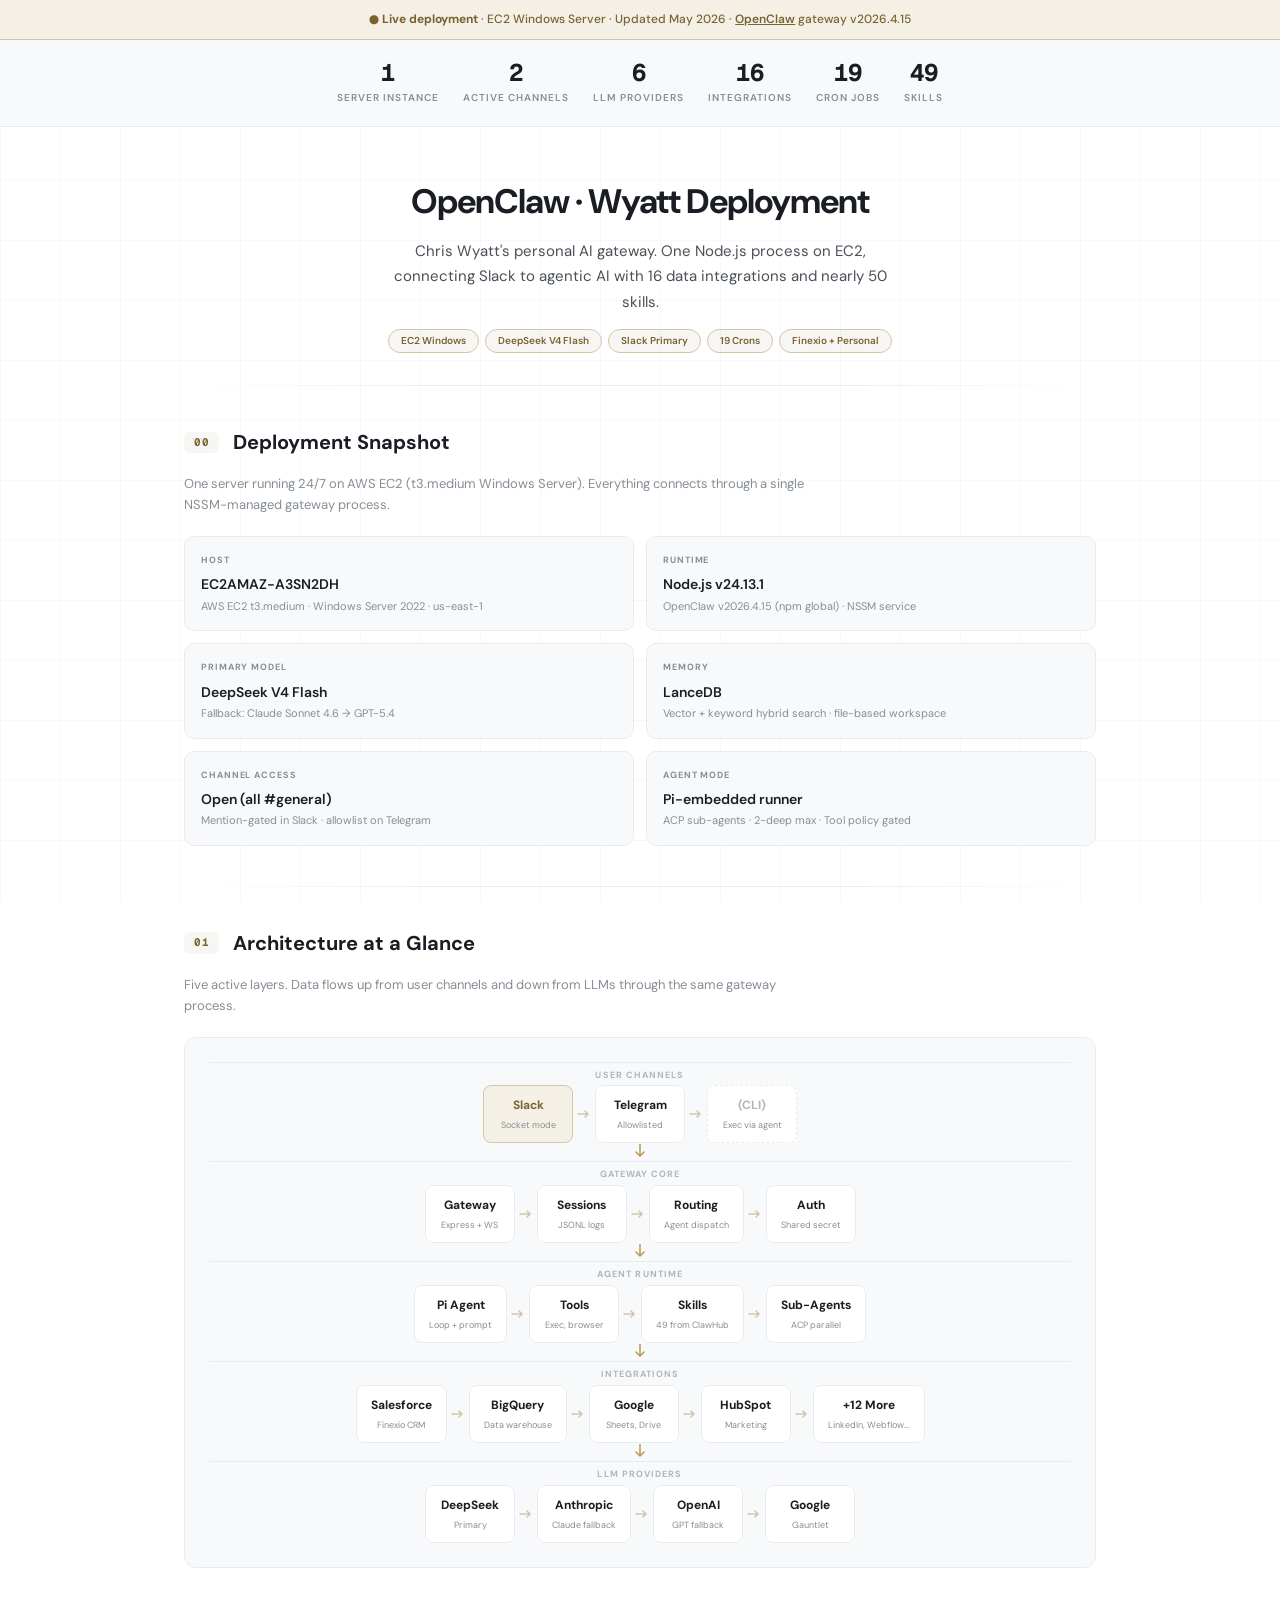
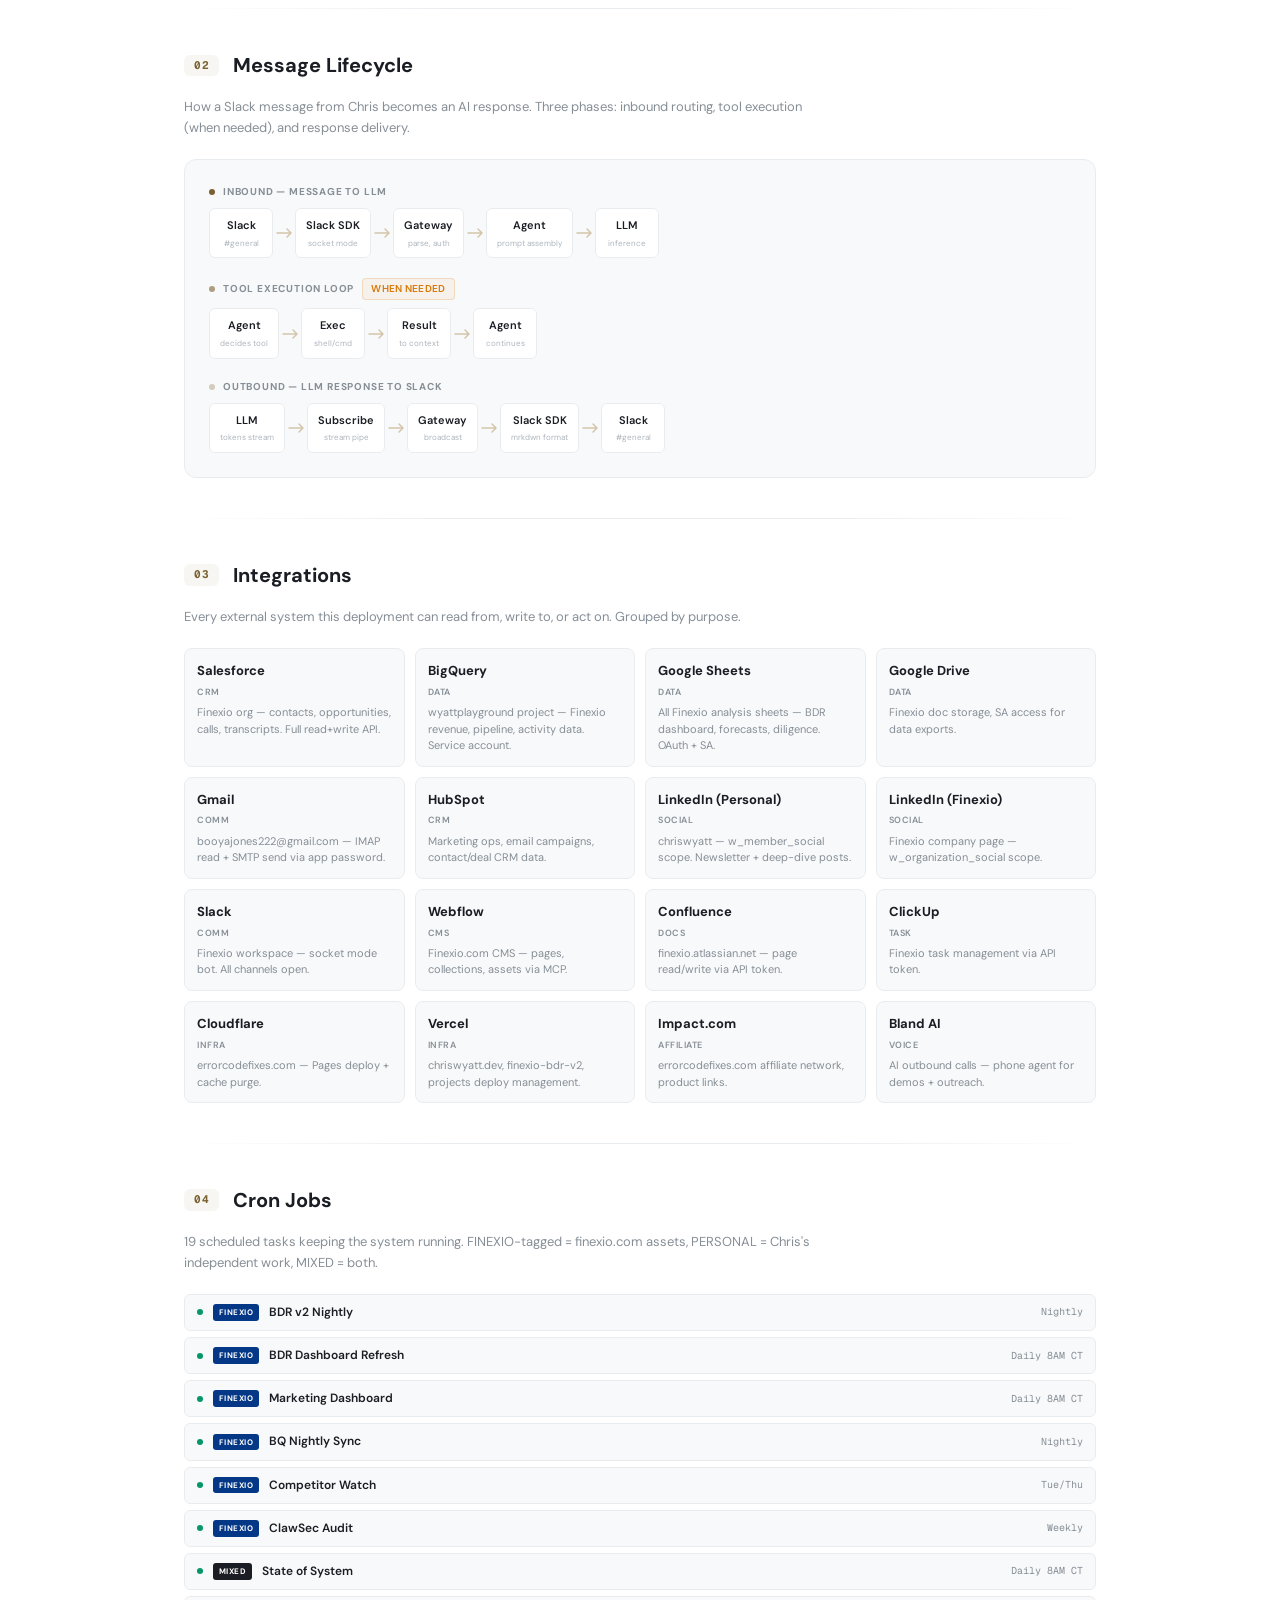
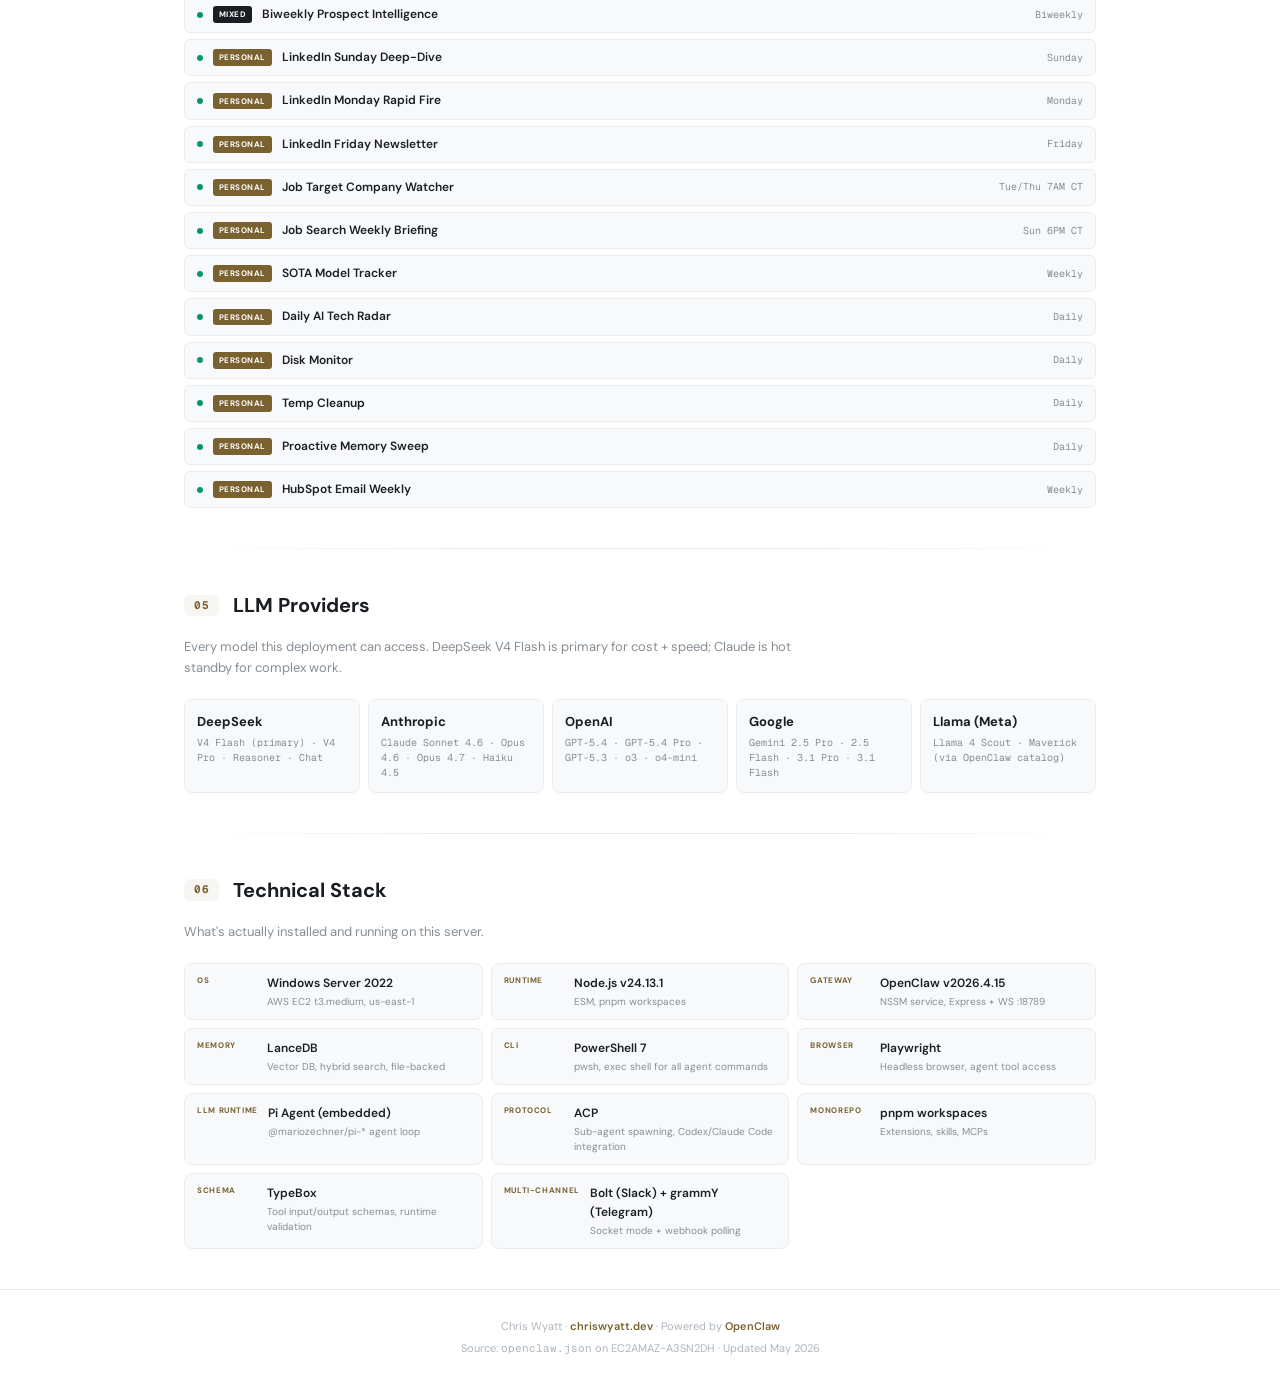
<file: index-v2.html>
<!DOCTYPE html>
<html lang="en">
<head>
<meta charset="UTF-8">
<meta name="viewport" content="width=device-width, initial-scale=1.0">
<title>OpenClaw · Chris Wyatt Deployment</title>
<style>
  @import url('https://fonts.googleapis.com/css2?family=DM+Sans:ital,wght@0,400;0,500;0,600;0,700;1,400;1,500&family=Geist+Mono:wght@400;500;700&display=swap');

  :root {
    --gold: #7A6230;
    --gold-muted: #D4C5A9;
    --gold-light: #F5F0E6;
    --gold-bg: rgba(122,98,48,0.06);
    --bg: #FFFFFF;
    --surface: #F8F9FA;
    --surface-raised: #F1F3F5;
    --border: #E9ECEF;
    --border-subtle: #F0F1F3;
    --text: #1A1D23;
    --text-secondary: #495057;
    --text-muted: #868E96;
    --text-faint: #ADB5BD;
    --warn: #D97706;
    --warn-bg: rgba(217,119,6,0.06);
    --green: #059669;
    --green-bg: rgba(5,150,105,0.06);
  }

  *, *::before, *::after { box-sizing: border-box; margin: 0; padding: 0; }

  body {
    font-family: 'DM Sans', -apple-system, BlinkMacSystemFont, 'Segoe UI', system-ui, sans-serif;
    background: var(--bg);
    color: var(--text);
    line-height: 1.6;
    min-height: 100vh;
    -webkit-font-smoothing: antialiased;
  }

  .bg-grid {
    position: fixed; inset: 0; z-index: -1; pointer-events: none;
    background-image:
      linear-gradient(var(--border-subtle) 1px, transparent 1px),
      linear-gradient(90deg, var(--border-subtle) 1px, transparent 1px);
    background-size: 60px 60px;
    opacity: 0.5;
  }

  .container { max-width: 960px; margin: 0 auto; padding: 0 24px; }

  .mono { font-family: 'Geist Mono', 'SF Mono', 'Cascadia Code', 'Menlo', monospace; }
  .gold { color: var(--gold); }
  .tag { display: inline-block; font-size: 10px; font-weight: 600; padding: 2px 8px; border-radius: 4px; letter-spacing: 0.03em; }
  .tag-green { background: var(--green-bg); color: var(--green); border: 1px solid rgba(5,150,105,0.2); }
  .tag-warn { background: var(--warn-bg); color: var(--warn); border: 1px solid rgba(217,119,6,0.2); }
  .tag-default { background: var(--gold-bg); color: var(--gold); border: 1px solid var(--gold-muted); }

  /* ─── Notice Bar ─── */
  .notice-bar {
    background: var(--gold-light);
    border-bottom: 1px solid var(--gold-muted);
    padding: 10px 24px;
    text-align: center;
    font-size: 12px;
    color: var(--gold);
    font-weight: 500;
  }
  .notice-bar strong { font-weight: 700; }

  /* ─── Stats Bar ─── */
  .stats-bar {
    display: flex; flex-wrap: wrap; gap: 24px;
    justify-content: center; align-items: center;
    padding: 20px 24px;
    background: var(--surface);
    border-bottom: 1px solid var(--border);
  }
  .stat { text-align: center; }
  .stat-value { font-size: 24px; font-weight: 700; color: var(--text); line-height: 1.1; font-family: 'Geist Mono', monospace; }
  .stat-label { font-size: 10px; color: var(--text-muted); text-transform: uppercase; letter-spacing: 0.1em; font-weight: 600; margin-top: 3px; }

  /* ─── Hero ─── */
  .hero { text-align: center; padding: 48px 24px 0; }
  .hero h1 { font-size: 34px; font-weight: 700; letter-spacing: -0.03em; color: var(--text); }
  .hero p { font-size: 15px; color: var(--text-secondary); max-width: 500px; margin: 10px auto 0; line-height: 1.7; }
  .hero-tags { display: flex; justify-content: center; gap: 6px; margin-top: 14px; flex-wrap: wrap; }
  .hero-tag { font-size: 10px; font-weight: 600; color: var(--gold); background: var(--gold-bg); padding: 3px 12px; border-radius: 100px; border: 1px solid var(--gold-muted); }

  /* ─── Divider ─── */
  .divider { margin: 0 auto; height: 1px; max-width: 960px; background: linear-gradient(90deg, transparent 0%, var(--border) 30%, var(--border) 70%, transparent 100%); }

  /* ─── Section ─── */
  .section { margin: 40px 0; }
  .section-head { display: flex; align-items: center; gap: 14px; margin-bottom: 16px; }
  .section-num { font-size: 11px; font-weight: 700; color: var(--gold); font-family: 'Geist Mono', monospace; background: var(--gold-bg); padding: 2px 10px; border-radius: 6px; letter-spacing: 0.05em; }
  .section-head h2 { font-size: 20px; font-weight: 700; }
  .section-sub { font-size: 13px; color: var(--text-muted); margin-bottom: 20px; line-height: 1.6; max-width: 640px; }

  /* ─── Deployment Snapshot ─── */
  .deploy-grid { display: grid; grid-template-columns: 1fr 1fr; gap: 12px; }
  .deploy-card {
    background: var(--surface);
    border: 1px solid var(--border);
    border-radius: 10px;
    padding: 16px;
  }
  .deploy-label { font-size: 9px; font-weight: 700; text-transform: uppercase; letter-spacing: 0.1em; color: var(--text-muted); margin-bottom: 6px; }
  .deploy-val { font-size: 14px; font-weight: 600; }
  .deploy-desc { font-size: 11px; color: var(--text-muted); margin-top: 2px; line-height: 1.5; }

  /* ─── Architecture Diagram ─── */
  .arch-card {
    background: var(--surface);
    border: 1px solid var(--border);
    border-radius: 12px;
    padding: 24px;
    overflow-x: auto;
  }
  .layer-row { display: flex; align-items: center; gap: 0; flex-shrink: 0; justify-content: center; flex-wrap: nowrap; }
  .layer-box {
    display: flex; flex-direction: column; align-items: center;
    gap: 2px; padding: 10px 14px; border-radius: 8px;
    min-width: 90px; text-align: center;
    background: var(--bg); border: 1px solid var(--border);
    transition: all 0.15s;
  }
  .layer-box:hover { border-color: var(--gold-muted); box-shadow: 0 2px 8px rgba(0,0,0,0.06); }
  .lt { font-size: 12px; font-weight: 700; color: var(--text); white-space: nowrap; }
  .ls { font-size: 9px; color: var(--text-muted); white-space: nowrap; margin-top: 1px; }
  .la { display: flex; align-items: center; padding: 0 3px; flex-shrink: 0; }
  .layer-label {
    text-align: center; font-size: 9px; font-weight: 700; text-transform: uppercase;
    letter-spacing: 0.12em; color: var(--text-faint);
    padding: 5px 0 3px;
    border-top: 1px solid var(--border);
  }
  .layer-connect { display: flex; justify-content: center; padding: 1px 0; }

  /* ─── Message Flow ─── */
  .flow-card { background: var(--surface); border: 1px solid var(--border); border-radius: 12px; padding: 24px; overflow-x: auto; }
  .flow-block { margin-bottom: 20px; }
  .flow-block:last-child { margin-bottom: 0; }
  .flow-label { font-size: 10px; font-weight: 700; color: var(--text-muted); margin-bottom: 8px; text-transform: uppercase; letter-spacing: 0.08em; display: flex; align-items: center; gap: 8px; }
  .flow-label .dot { width: 6px; height: 6px; border-radius: 50%; flex-shrink: 0; }
  .flow-row { display: flex; align-items: center; flex-wrap: nowrap; gap: 2px; min-width: min-content; }
  .flow-step {
    display: flex; flex-direction: column; align-items: center;
    gap: 2px; padding: 8px 10px; border-radius: 6px;
    min-width: 64px; text-align: center;
    background: var(--bg); border: 1px solid var(--border);
  }
  .f-label { font-size: 11px; font-weight: 600; white-space: nowrap; color: var(--text); }
  .f-sub { font-size: 8px; color: var(--text-faint); white-space: nowrap; }
  .fa { flex-shrink: 0; display: flex; align-items: center; }

  /* ─── Integration Cards ─── */
  .int-grid { display: grid; grid-template-columns: repeat(auto-fill, minmax(200px, 1fr)); gap: 10px; }
  .int-card {
    background: var(--surface);
    border: 1px solid var(--border);
    border-radius: 8px;
    padding: 12px;
    display: flex;
    flex-direction: column;
    gap: 3px;
  }
  .int-name { font-size: 13px; font-weight: 700; }
  .int-type { font-size: 9px; text-transform: uppercase; letter-spacing: 0.06em; font-weight: 600; }
  .int-desc { font-size: 11px; color: var(--text-muted); line-height: 1.5; margin-top: 2px; }

  /* ─── Cron Grid ─── */
  .cron-grid { display: grid; grid-template-columns: 1fr; gap: 6px; }
  .cron-row {
    display: flex; align-items: center; gap: 10px;
    background: var(--surface); border: 1px solid var(--border); border-radius: 6px;
    padding: 8px 12px; font-size: 12px;
  }
  .cron-tag { font-size: 8px; font-weight: 700; text-transform: uppercase; letter-spacing: 0.06em; padding: 2px 6px; border-radius: 3px; flex-shrink: 0; }
  .cron-tag-finexio { background: #043886; color: white; }
  .cron-tag-personal { background: var(--gold); color: white; }
  .cron-tag-mixed { background: var(--text); color: white; }
  .cron-name { font-weight: 600; flex: 1; }
  .cron-sched { font-family: 'Geist Mono', monospace; font-size: 10px; color: var(--text-muted); }
  .cron-dot { width: 6px; height: 6px; border-radius: 50%; flex-shrink: 0; }

  /* ─── Provider Cards ─── */
  .prov-grid { display: grid; grid-template-columns: repeat(auto-fill, minmax(170px, 1fr)); gap: 8px; }
  .prov-card {
    background: var(--surface);
    border: 1px solid var(--border);
    border-radius: 8px;
    padding: 12px;
  }
  .prov-name { font-size: 13px; font-weight: 700; }
  .prov-models { font-size: 10px; color: var(--text-muted); margin-top: 2px; line-height: 1.5; font-family: 'Geist Mono', monospace; }

  /* ─── Tech Stack ─── */
  .stack-grid { display: grid; grid-template-columns: repeat(auto-fill, minmax(280px, 1fr)); gap: 8px; }
  .stack-item { display: flex; gap: 10px; background: var(--surface); border: 1px solid var(--border); border-radius: 8px; padding: 10px 12px; }
  .stack-area { font-size: 8px; font-weight: 700; color: var(--gold); text-transform: uppercase; letter-spacing: 0.08em; min-width: 60px; flex-shrink: 0; }
  .stack-name { font-size: 12px; font-weight: 600; }
  .stack-desc { font-size: 10px; color: var(--text-muted); line-height: 1.5; margin-top: 1px; }

  /* ─── Footer ─── */
  .footer { text-align: center; padding: 28px 24px; margin-top: 40px; border-top: 1px solid var(--border); }
  .footer p { font-size: 11px; color: var(--text-faint); }
  .footer a { color: var(--gold); text-decoration: none; font-weight: 600; }
  .footer a:hover { text-decoration: underline; }

  /* ─── Focus / Accessibility ─── */
  a:focus-visible, button:focus-visible { outline: 2px solid var(--gold); outline-offset: 2px; }
  .sr-only { position: absolute; width: 1px; height: 1px; padding: 0; margin: -1px; overflow: hidden; clip: rect(0,0,0,0); white-space: nowrap; border: 0; }
  .sr-only:focus { position: fixed; width: auto; height: auto; padding: 12px; margin: 0; clip: auto; background: var(--gold); color: #fff; z-index: 9999; font-size: 14px; text-decoration: none; }

  @media (prefers-reduced-motion: reduce) {
    *, *::before, *::after { transition: none !important; animation: none !important; }
  }

  @media (max-width: 860px) {
    .deploy-grid { grid-template-columns: 1fr; }
    .layer-box { min-width: 72px; padding: 8px 10px; }
    .lt { font-size: 10px; }
    .ls { display: none; }
  }
  @media (max-width: 640px) {
    .container { padding: 0 16px; }
    .hero h1 { font-size: 26px; }
    .stats-bar { gap: 16px; padding: 14px; }
    .stat-value { font-size: 20px; }
    .arch-card { padding: 16px 12px; }
    .layer-box { min-width: 60px; padding: 6px 8px; }
    .lt { font-size: 9px; }
    .la { transform: scale(0.7); }
    .layer-connect { transform: scale(0.8); }
    .flow-step { min-width: 52px; padding: 6px 8px; }
    .f-label { font-size: 10px; }
    .f-sub { display: none; }
    .int-grid { grid-template-columns: 1fr 1fr; }
    .prov-grid { grid-template-columns: 1fr 1fr; }
    .stack-grid { grid-template-columns: 1fr; }
  }
  @media (max-width: 400px) {
    .int-grid { grid-template-columns: 1fr; }
    .prov-grid { grid-template-columns: 1fr; }
    .layer-box { min-width: 48px; padding: 4px 6px; }
    .lt { font-size: 8px; }
    .la { transform: scale(0.5); }
  }
</style>
</head>
<body>
<a href="#main-content" class="sr-only">Skip to main content</a>
<svg aria-hidden="true" style="position:absolute;width:0;height:0;overflow:hidden;">
  <defs>
    <symbol id="a-r" viewBox="0 0 16 12"><path d="M2 6h10l-3-3m3 3-3 3" stroke="#D4C5A9" stroke-width="1.5" fill="none" stroke-linecap="round" stroke-linejoin="round"/></symbol>
    <symbol id="a-d" viewBox="0 0 12 16"><path d="M6 0v12l-4-4m4 4 4-4" stroke="#B89A4D" stroke-width="1.5" fill="none" stroke-linecap="round" stroke-linejoin="round"/></symbol>
    <symbol id="a-l" viewBox="0 0 18 12"><path d="M2 6h14l-4-4m4 4-4 4" stroke="#D4C5A9" stroke-width="1.5" fill="none" stroke-linecap="round" stroke-linejoin="round"/></symbol>
  </defs>
</svg>
<div class="bg-grid" aria-hidden="true"></div>

<div class="notice-bar">
  <strong>&#9679; Live deployment</strong> &middot; EC2 Windows Server &middot; Updated May 2026 &middot; <a href="https://github.com/openclaw/openclaw" style="color:var(--gold);font-weight:600;">OpenClaw</a> gateway v2026.4.15
</div>

<div class="stats-bar" role="list">
  <div class="stat" role="listitem"><div class="stat-value">1</div><div class="stat-label">Server Instance</div></div>
  <div class="stat" role="listitem"><div class="stat-value">2</div><div class="stat-label">Active Channels</div></div>
  <div class="stat" role="listitem"><div class="stat-value">6</div><div class="stat-label">LLM Providers</div></div>
  <div class="stat" role="listitem"><div class="stat-value">16</div><div class="stat-label">Integrations</div></div>
  <div class="stat" role="listitem"><div class="stat-value">19</div><div class="stat-label">Cron Jobs</div></div>
  <div class="stat" role="listitem"><div class="stat-value">49</div><div class="stat-label">Skills</div></div>
</div>

<main id="main-content">
<div class="container">

<div class="hero">
  <h1>OpenClaw &middot; Wyatt Deployment</h1>
  <p>Chris Wyatt's personal AI gateway. One Node.js process on EC2, connecting Slack to agentic AI with 16 data integrations and nearly 50 skills.</p>
  <div class="hero-tags">
    <span class="hero-tag">EC2 Windows</span>
    <span class="hero-tag">DeepSeek V4 Flash</span>
    <span class="hero-tag">Slack Primary</span>
    <span class="hero-tag">19 Crons</span>
    <span class="hero-tag">Finexio + Personal</span>
  </div>
</div>

<div class="divider" style="margin-top:32px;" aria-hidden="true"></div>

<!-- ═══════════ 00: DEPLOYMENT SNAPSHOT ═══════════ -->
<section class="section" aria-labelledby="s00">
  <div class="section-head"><span class="section-num">00</span><h2 id="s00">Deployment Snapshot</h2></div>
  <p class="section-sub">One server running 24/7 on AWS EC2 (t3.medium Windows Server). Everything connects through a single NSSM-managed gateway process.</p>

  <div class="deploy-grid">
    <div class="deploy-card">
      <div class="deploy-label">Host</div>
      <div class="deploy-val">EC2AMAZ-A3SN2DH</div>
      <div class="deploy-desc">AWS EC2 t3.medium &middot; Windows Server 2022 &middot; us-east-1</div>
    </div>
    <div class="deploy-card">
      <div class="deploy-label">Runtime</div>
      <div class="deploy-val">Node.js v24.13.1</div>
      <div class="deploy-desc">OpenClaw v2026.4.15 (npm global) &middot; NSSM service</div>
    </div>
    <div class="deploy-card">
      <div class="deploy-label">Primary Model</div>
      <div class="deploy-val">DeepSeek V4 Flash</div>
      <div class="deploy-desc">Fallback: Claude Sonnet 4.6 → GPT-5.4</div>
    </div>
    <div class="deploy-card">
      <div class="deploy-label">Memory</div>
      <div class="deploy-val">LanceDB</div>
      <div class="deploy-desc">Vector + keyword hybrid search &middot; file-based workspace</div>
    </div>
    <div class="deploy-card">
      <div class="deploy-label">Channel Access</div>
      <div class="deploy-val">Open (all #general)</div>
      <div class="deploy-desc">Mention-gated in Slack &middot; allowlist on Telegram</div>
    </div>
    <div class="deploy-card">
      <div class="deploy-label">Agent Mode</div>
      <div class="deploy-val">Pi-embedded runner</div>
      <div class="deploy-desc">ACP sub-agents &middot; 2-deep max &middot; Tool policy gated</div>
    </div>
  </div>
</section>

<div class="divider" aria-hidden="true"></div>

<!-- ═══════════ 01: ARCHITECTURE ═══════════ -->
<section class="section" aria-labelledby="s01">
  <div class="section-head"><span class="section-num">01</span><h2 id="s01">Architecture at a Glance</h2></div>
  <p class="section-sub">Five active layers. Data flows up from user channels and down from LLMs through the same gateway process.</p>

  <div class="arch-card" role="img" aria-label="Architecture diagram: five stacked layers connected by arrows — User Channels, Gateway, Agent Runtime, Integrations, and LLM Providers">
    <div class="layer-label">User Channels</div>
    <div class="layer-row">
      <div class="layer-box" style="border-color:var(--gold-muted);background:var(--gold-light);"><span class="lt" style="color:var(--gold);">Slack</span><span class="ls">Socket mode</span></div>
      <span class="la"><svg width="16" height="12"><use href="#a-r"/></svg></span>
      <div class="layer-box"><span class="lt">Telegram</span><span class="ls">Allowlisted</span></div>
      <span class="la"><svg width="16" height="12"><use href="#a-r"/></svg></span>
      <div class="layer-box" style="border-style:dashed;"><span class="lt" style="color:var(--text-faint);">(CLI)</span><span class="ls">Exec via agent</span></div>
    </div>
    <div class="layer-connect"><svg width="12" height="16"><use href="#a-d"/></svg></div>

    <div class="layer-label">Gateway Core</div>
    <div class="layer-row">
      <div class="layer-box"><span class="lt">Gateway</span><span class="ls">Express + WS</span></div>
      <span class="la"><svg width="16" height="12"><use href="#a-r"/></svg></span>
      <div class="layer-box"><span class="lt">Sessions</span><span class="ls">JSONL logs</span></div>
      <span class="la"><svg width="16" height="12"><use href="#a-r"/></svg></span>
      <div class="layer-box"><span class="lt">Routing</span><span class="ls">Agent dispatch</span></div>
      <span class="la"><svg width="16" height="12"><use href="#a-r"/></svg></span>
      <div class="layer-box"><span class="lt">Auth</span><span class="ls">Shared secret</span></div>
    </div>
    <div class="layer-connect"><svg width="12" height="16"><use href="#a-d"/></svg></div>

    <div class="layer-label">Agent Runtime</div>
    <div class="layer-row">
      <div class="layer-box"><span class="lt">Pi Agent</span><span class="ls">Loop + prompt</span></div>
      <span class="la"><svg width="16" height="12"><use href="#a-r"/></svg></span>
      <div class="layer-box"><span class="lt">Tools</span><span class="ls">Exec, browser</span></div>
      <span class="la"><svg width="16" height="12"><use href="#a-r"/></svg></span>
      <div class="layer-box"><span class="lt">Skills</span><span class="ls">49 from ClawHub</span></div>
      <span class="la"><svg width="16" height="12"><use href="#a-r"/></svg></span>
      <div class="layer-box"><span class="lt">Sub-Agents</span><span class="ls">ACP parallel</span></div>
    </div>
    <div class="layer-connect"><svg width="12" height="16"><use href="#a-d"/></svg></div>

    <div class="layer-label">Integrations</div>
    <div class="layer-row">
      <div class="layer-box"><span class="lt">Salesforce</span><span class="ls">Finexio CRM</span></div>
      <span class="la"><svg width="16" height="12"><use href="#a-r"/></svg></span>
      <div class="layer-box"><span class="lt">BigQuery</span><span class="ls">Data warehouse</span></div>
      <span class="la"><svg width="16" height="12"><use href="#a-r"/></svg></span>
      <div class="layer-box"><span class="lt">Google</span><span class="ls">Sheets, Drive</span></div>
      <span class="la"><svg width="16" height="12"><use href="#a-r"/></svg></span>
      <div class="layer-box"><span class="lt">HubSpot</span><span class="ls">Marketing</span></div>
      <span class="la"><svg width="16" height="12"><use href="#a-r"/></svg></span>
      <div class="layer-box"><span class="lt">+12 More</span><span class="ls">LinkedIn, Webflow...</span></div>
    </div>
    <div class="layer-connect"><svg width="12" height="16"><use href="#a-d"/></svg></div>

    <div class="layer-label">LLM Providers</div>
    <div class="layer-row">
      <div class="layer-box"><span class="lt">DeepSeek</span><span class="ls">Primary</span></div>
      <span class="la"><svg width="16" height="12"><use href="#a-r"/></svg></span>
      <div class="layer-box"><span class="lt">Anthropic</span><span class="ls">Claude fallback</span></div>
      <span class="la"><svg width="16" height="12"><use href="#a-r"/></svg></span>
      <div class="layer-box"><span class="lt">OpenAI</span><span class="ls">GPT fallback</span></div>
      <span class="la"><svg width="16" height="12"><use href="#a-r"/></svg></span>
      <div class="layer-box"><span class="lt">Google</span><span class="ls">Gauntlet</span></div>
    </div>
  </div>
</section>

<div class="divider" aria-hidden="true"></div>

<!-- ═══════════ 02: MESSAGE LIFECYCLE ═══════════ -->
<section class="section" aria-labelledby="s02">
  <div class="section-head"><span class="section-num">02</span><h2 id="s02">Message Lifecycle</h2></div>
  <p class="section-sub">How a Slack message from Chris becomes an AI response. Three phases: inbound routing, tool execution (when needed), and response delivery.</p>

  <div class="flow-card">
    <div class="flow-block">
      <div class="flow-label"><span class="dot" style="background:var(--gold);"></span> Inbound — Message to LLM</div>
      <div class="flow-row">
        <div class="flow-step"><span class="f-label">Slack</span><span class="f-sub">#general</span></div>
        <span class="fa"><svg width="18" height="12"><use href="#a-l"/></svg></span>
        <div class="flow-step"><span class="f-label">Slack SDK</span><span class="f-sub">socket mode</span></div>
        <span class="fa"><svg width="18" height="12"><use href="#a-l"/></svg></span>
        <div class="flow-step"><span class="f-label">Gateway</span><span class="f-sub">parse, auth</span></div>
        <span class="fa"><svg width="18" height="12"><use href="#a-l"/></svg></span>
        <div class="flow-step"><span class="f-label">Agent</span><span class="f-sub">prompt assembly</span></div>
        <span class="fa"><svg width="18" height="12"><use href="#a-l"/></svg></span>
        <div class="flow-step"><span class="f-label">LLM</span><span class="f-sub">inference</span></div>
      </div>
    </div>

    <div class="flow-block">
      <div class="flow-label"><span class="dot" style="background:var(--gold);opacity:0.6;"></span> Tool Execution Loop <span class="tag tag-warn">When needed</span></div>
      <div class="flow-row">
        <div class="flow-step"><span class="f-label">Agent</span><span class="f-sub">decides tool</span></div>
        <span class="fa"><svg width="18" height="12"><use href="#a-l"/></svg></span>
        <div class="flow-step"><span class="f-label">Exec</span><span class="f-sub">shell/cmd</span></div>
        <span class="fa"><svg width="18" height="12"><use href="#a-l"/></svg></span>
        <div class="flow-step"><span class="f-label">Result</span><span class="f-sub">to context</span></div>
        <span class="fa"><svg width="18" height="12"><use href="#a-l"/></svg></span>
        <div class="flow-step"><span class="f-label">Agent</span><span class="f-sub">continues</span></div>
      </div>
    </div>

    <div class="flow-block">
      <div class="flow-label"><span class="dot" style="background:var(--gold);opacity:0.3;"></span> Outbound — LLM Response to Slack</div>
      <div class="flow-row">
        <div class="flow-step"><span class="f-label">LLM</span><span class="f-sub">tokens stream</span></div>
        <span class="fa"><svg width="18" height="12"><use href="#a-l"/></svg></span>
        <div class="flow-step"><span class="f-label">Subscribe</span><span class="f-sub">stream pipe</span></div>
        <span class="fa"><svg width="18" height="12"><use href="#a-l"/></svg></span>
        <div class="flow-step"><span class="f-label">Gateway</span><span class="f-sub">broadcast</span></div>
        <span class="fa"><svg width="18" height="12"><use href="#a-l"/></svg></span>
        <div class="flow-step"><span class="f-label">Slack SDK</span><span class="f-sub">mrkdwn format</span></div>
        <span class="fa"><svg width="18" height="12"><use href="#a-l"/></svg></span>
        <div class="flow-step"><span class="f-label">Slack</span><span class="f-sub">#general</span></div>
      </div>
    </div>
  </div>
</section>

<div class="divider" aria-hidden="true"></div>

<!-- ═══════════ 03: INTEGRATIONS ═══════════ -->
<section class="section" aria-labelledby="s03">
  <div class="section-head"><span class="section-num">03</span><h2 id="s03">Integrations</h2></div>
  <p class="section-sub">Every external system this deployment can read from, write to, or act on. Grouped by purpose.</p>

  <div class="int-grid" id="int-grid"></div>
</section>

<div class="divider" aria-hidden="true"></div>

<!-- ═══════════ 04: CRON JOBS ═══════════ -->
<section class="section" aria-labelledby="s04">
  <div class="section-head"><span class="section-num">04</span><h2 id="s04">Cron Jobs</h2></div>
  <p class="section-sub">19 scheduled tasks keeping the system running. FINEXIO-tagged = finexio.com assets, PERSONAL = Chris's independent work, MIXED = both.</p>

  <div class="cron-grid" id="cron-grid"></div>
</section>

<div class="divider" aria-hidden="true"></div>

<!-- ═══════════ 05: LLM PROVIDERS ═══════════ -->
<section class="section" aria-labelledby="s05">
  <div class="section-head"><span class="section-num">05</span><h2 id="s05">LLM Providers</h2></div>
  <p class="section-sub">Every model this deployment can access. DeepSeek V4 Flash is primary for cost + speed; Claude is hot standby for complex work.</p>

  <div class="prov-grid" id="prov-grid"></div>
</section>

<div class="divider" aria-hidden="true"></div>

<!-- ═══════════ 06: TECH STACK ═══════════ -->
<section class="section" aria-labelledby="s06">
  <div class="section-head"><span class="section-num">06</span><h2 id="s06">Technical Stack</h2></div>
  <p class="section-sub">What's actually installed and running on this server.</p>

  <div class="stack-grid" id="stack-grid"></div>
</section>

</div><!-- /container -->

<footer class="footer">
  <p>Chris Wyatt &middot; <a href="https://chriswyatt.dev">chriswyatt.dev</a> &middot; Powered by <a href="https://openclaw.ai">OpenClaw</a></p>
  <p style="margin-top:4px;">Source: <code class="mono">openclaw.json</code> on EC2AMAZ-A3SN2DH &middot; Updated May 2026</p>
</footer>
</main>

<script>
const DATA = {
  integrations: [
    {name:"Salesforce", type:"CRM", desc:"Finexio org — contacts, opportunities, calls, transcripts. Full read+write API."},
    {name:"BigQuery", type:"Data", desc:"wyattplayground project — Finexio revenue, pipeline, activity data. Service account."},
    {name:"Google Sheets", type:"Data", desc:"All Finexio analysis sheets — BDR dashboard, forecasts, diligence. OAuth + SA."},
    {name:"Google Drive", type:"Data", desc:"Finexio doc storage, SA access for data exports."},
    {name:"Gmail", type:"Comm", desc:"booyajones222@gmail.com — IMAP read + SMTP send via app password."},
    {name:"HubSpot", type:"CRM", desc:"Marketing ops, email campaigns, contact/deal CRM data."},
    {name:"LinkedIn (Personal)", type:"Social", desc:"chriswyatt — w_member_social scope. Newsletter + deep-dive posts."},
    {name:"LinkedIn (Finexio)", type:"Social", desc:"Finexio company page — w_organization_social scope."},
    {name:"Slack", type:"Comm", desc:"Finexio workspace — socket mode bot. All channels open."},
    {name:"Webflow", type:"CMS", desc:"Finexio.com CMS — pages, collections, assets via MCP."},
    {name:"Confluence", type:"Docs", desc:"finexio.atlassian.net — page read/write via API token."},
    {name:"ClickUp", type:"Task", desc:"Finexio task management via API token."},
    {name:"Cloudflare", type:"Infra", desc:"errorcodefixes.com — Pages deploy + cache purge."},
    {name:"Vercel", type:"Infra", desc:"chriswyatt.dev, finexio-bdr-v2, projects deploy management."},
    {name:"Impact.com", type:"Affiliate", desc:"errorcodefixes.com affiliate network, product links."},
    {name:"Bland AI", type:"Voice", desc:"AI outbound calls — phone agent for demos + outreach."}
  ],

  crons: [
    {name:"BDR v2 Nightly", tag:"FINEXIO", sched:"Nightly", ok:true},
    {name:"BDR Dashboard Refresh", tag:"FINEXIO", sched:"Daily 8AM CT", ok:true},
    {name:"Marketing Dashboard", tag:"FINEXIO", sched:"Daily 8AM CT", ok:true},
    {name:"BQ Nightly Sync", tag:"FINEXIO", sched:"Nightly", ok:true},
    {name:"Competitor Watch", tag:"FINEXIO", sched:"Tue/Thu", ok:true},
    {name:"ClawSec Audit", tag:"FINEXIO", sched:"Weekly", ok:true},
    {name:"State of System", tag:"MIXED", sched:"Daily 8AM CT", ok:true},
    {name:"Biweekly Prospect Intelligence", tag:"MIXED", sched:"Biweekly", ok:true},
    {name:"LinkedIn Sunday Deep-Dive", tag:"PERSONAL", sched:"Sunday", ok:true},
    {name:"LinkedIn Monday Rapid Fire", tag:"PERSONAL", sched:"Monday", ok:true},
    {name:"LinkedIn Friday Newsletter", tag:"PERSONAL", sched:"Friday", ok:true},
    {name:"Job Target Company Watcher", tag:"PERSONAL", sched:"Tue/Thu 7AM CT", ok:true},
    {name:"Job Search Weekly Briefing", tag:"PERSONAL", sched:"Sun 6PM CT", ok:true},
    {name:"SOTA Model Tracker", tag:"PERSONAL", sched:"Weekly", ok:true},
    {name:"Daily AI Tech Radar", tag:"PERSONAL", sched:"Daily", ok:true},
    {name:"Disk Monitor", tag:"PERSONAL", sched:"Daily", ok:true},
    {name:"Temp Cleanup", tag:"PERSONAL", sched:"Daily", ok:true},
    {name:"Proactive Memory Sweep", tag:"PERSONAL", sched:"Daily", ok:true},
    {name:"HubSpot Email Weekly", tag:"PERSONAL", sched:"Weekly", ok:true}
  ],

  providers: [
    {name:"DeepSeek", models:"V4 Flash (primary) · V4 Pro · Reasoner · Chat"},
    {name:"Anthropic", models:"Claude Sonnet 4.6 · Opus 4.6 · Opus 4.7 · Haiku 4.5"},
    {name:"OpenAI", models:"GPT-5.4 · GPT-5.4 Pro · GPT-5.3 · o3 · o4-mini"},
    {name:"Google", models:"Gemini 2.5 Pro · 2.5 Flash · 3.1 Pro · 3.1 Flash"},
    {name:"Llama (Meta)", models:"Llama 4 Scout · Maverick (via OpenClaw catalog)"}
  ],

  stack: [
    {area:"OS", name:"Windows Server 2022", desc:"AWS EC2 t3.medium, us-east-1"},
    {area:"Runtime", name:"Node.js v24.13.1", desc:"ESM, pnpm workspaces"},
    {area:"Gateway", name:"OpenClaw v2026.4.15", desc:"NSSM service, Express + WS :18789"},
    {area:"Memory", name:"LanceDB", desc:"Vector DB, hybrid search, file-backed"},
    {area:"CLI", name:"PowerShell 7", desc:"pwsh, exec shell for all agent commands"},
    {area:"Browser", name:"Playwright", desc:"Headless browser, agent tool access"},
    {area:"LLM Runtime", name:"Pi Agent (embedded)", desc:"@mariozechner/pi-* agent loop"},
    {area:"Protocol", name:"ACP", desc:"Sub-agent spawning, Codex/Claude Code integration"},
    {area:"Monorepo", name:"pnpm workspaces", desc:"Extensions, skills, MCPs"},
    {area:"Schema", name:"TypeBox", desc:"Tool input/output schemas, runtime validation"},
    {area:"Multi-Channel", name:"Bolt (Slack) + grammY (Telegram)", desc:"Socket mode + webhook polling"}
  ]
};

document.addEventListener('DOMContentLoaded', () => {
  // Integrations
  const ig = document.getElementById('int-grid');
  if (ig) DATA.integrations.forEach(i => {
    const c = document.createElement('div');
    c.className = 'int-card';
    c.innerHTML = `<div class="int-name">${i.name}</div><div class="int-type" style="color:var(--text-muted);">${i.type}</div><div class="int-desc">${i.desc}</div>`;
    ig.appendChild(c);
  });

  // Crons
  const cg = document.getElementById('cron-grid');
  if (cg) DATA.crons.forEach(c => {
    const r = document.createElement('div');
    r.className = 'cron-row';
    const dot = document.createElement('span');
    dot.className = 'cron-dot';
    dot.style.background = c.ok ? 'var(--green)' : 'var(--warn)';
    const tag = document.createElement('span');
    tag.className = 'cron-tag cron-tag-' + c.tag.toLowerCase();
    tag.textContent = c.tag;
    const name = document.createElement('span');
    name.className = 'cron-name';
    name.textContent = c.name;
    const sched = document.createElement('span');
    sched.className = 'cron-sched';
    sched.textContent = c.sched;
    r.append(dot, tag, name, sched);
    cg.appendChild(r);
  });

  // Providers
  const pg = document.getElementById('prov-grid');
  if (pg) DATA.providers.forEach(p => {
    const c = document.createElement('div');
    c.className = 'prov-card';
    c.innerHTML = `<div class="prov-name">${p.name}</div><div class="prov-models">${p.models}</div>`;
    pg.appendChild(c);
  });

  // Stack
  const sg = document.getElementById('stack-grid');
  if (sg) DATA.stack.forEach(s => {
    const el = document.createElement('div');
    el.className = 'stack-item';
    el.innerHTML = `<span class="stack-area">${s.area}</span><div><div class="stack-name">${s.name}</div><div class="stack-desc">${s.desc}</div></div>`;
    sg.appendChild(el);
  });
});
</script>
</body>
</html>
</file>
<file: css/finexio-tokens.css>
/* Finexio Design System — Colors & Type
 * Source: Finexio Brand Guidelines 2023/2026
 * Primary: DM Sans (Google Fonts). Fallback stack matches the guidelines' approved list.
 */

/* Local DM Sans (uploaded by the user). Default optical-size = 24pt (text).
 * The Display Extra-Large / Large / Small classes switch to the 36pt optical
 * cut, and small UI labels (<14px) switch to the 18pt cut. */

@font-face { font-family: 'DM Sans'; font-style: normal;  font-weight: 400; font-display: swap; src: url('../fonts/DMSans_24pt-Regular.ttf') format('truetype'); }
@font-face { font-family: 'DM Sans'; font-style: italic;  font-weight: 400; font-display: swap; src: url('../fonts/DMSans_24pt-Italic.ttf') format('truetype'); }
@font-face { font-family: 'DM Sans'; font-style: normal;  font-weight: 500; font-display: swap; src: url('../fonts/DMSans_24pt-Medium.ttf') format('truetype'); }
@font-face { font-family: 'DM Sans'; font-style: normal;  font-weight: 600; font-display: swap; src: url('../fonts/DMSans_24pt-SemiBold.ttf') format('truetype'); }
@font-face { font-family: 'DM Sans'; font-style: normal;  font-weight: 700; font-display: swap; src: url('../fonts/DMSans_24pt-Bold.ttf') format('truetype'); }
@font-face { font-family: 'DM Sans'; font-style: normal;  font-weight: 800; font-display: swap; src: url('../fonts/DMSans_24pt-ExtraBold.ttf') format('truetype'); }

/* Display-optical cut — use with .display-xl/.display-lg/.display-sm */
@font-face { font-family: 'DM Sans Display'; font-style: normal;  font-weight: 600; font-display: swap; src: url('../fonts/DMSans_36pt-SemiBold.ttf') format('truetype'); }
@font-face { font-family: 'DM Sans Display'; font-style: normal;  font-weight: 700; font-display: swap; src: url('../fonts/DMSans_36pt-Bold.ttf') format('truetype'); }
@font-face { font-family: 'DM Sans Display'; font-style: normal;  font-weight: 800; font-display: swap; src: url('../fonts/DMSans_36pt-ExtraBold.ttf') format('truetype'); }

/* Small-optical cut — use for nav labels, eyebrows, captions */
@font-face { font-family: 'DM Sans Caption'; font-style: normal;  font-weight: 500; font-display: swap; src: url('../fonts/DMSans_18pt-Medium.ttf') format('truetype'); }
@font-face { font-family: 'DM Sans Caption'; font-style: normal;  font-weight: 700; font-display: swap; src: url('../fonts/DMSans_18pt-Bold.ttf') format('truetype'); }

:root {
  /* ── BRAND COLORS ─────────────────────────────────── */
  --finexio-navy:       #043886;   /* primary dark     */
  --finexio-blue:       #169EE3;   /* primary bright   */
  --finexio-white:      #FFFFFF;
  --finexio-neutral:    #ECECEC;   /* approved light bg */

  /* Secondary — soft blue tints for fills, hovers, wash backgrounds */
  --finexio-blue-soft:  #ADDDF5;
  --finexio-blue-wash:  #E7F5FC;

  /* UI / semantic — restricted to the brand blue + navy + grays.
   * Yellow / orange / green / red are intentionally NOT in the palette. */
  --finexio-info:       #169EE3;   /* informational / in-progress */
  --finexio-success:    #043886;   /* confirmed / complete — use navy */
  --finexio-warning:    #5D6878;   /* attention — use gray-500 */
  --finexio-danger:     #0B1220;   /* destructive / error — use gray-900 */

  /* ── NEUTRAL SCALE ────────────────────────────────── */
  --gray-25:  #FAFBFC;
  --gray-50:  #F4F6F8;
  --gray-100: #ECECEC;
  --gray-200: #D9DEE4;
  --gray-300: #B8C0CA;
  --gray-400: #8892A0;
  --gray-500: #5D6878;
  --gray-600: #3E4857;
  --gray-700: #2A3342;
  --gray-800: #151C2B;
  --gray-900: #0B1220;

  /* ── SEMANTIC TOKENS ──────────────────────────────── */
  --fg-1: var(--gray-900);         /* primary text      */
  --fg-2: var(--gray-600);         /* secondary text    */
  --fg-3: var(--gray-400);         /* tertiary/meta     */
  --fg-on-brand: var(--finexio-white);
  --fg-link: var(--finexio-blue);
  --fg-link-hover: var(--finexio-navy);

  --bg-page:    var(--finexio-white);
  --bg-canvas:  var(--gray-50);
  --bg-raised:  var(--finexio-white);
  --bg-muted:   var(--gray-100);
  --bg-brand:   var(--finexio-navy);
  --bg-brand-2: var(--finexio-blue);
  --bg-wash:    var(--finexio-blue-wash);

  --border-1: #E5E8EC;
  --border-2: #D9DEE4;
  --border-strong: var(--gray-400);
  --border-focus: var(--finexio-blue);

  /* ── TYPE ─────────────────────────────────────────── */
  --font-sans: 'DM Sans', Arial, 'Lato', 'Roboto', Calibri, Verdana, system-ui, sans-serif;
  --font-display: 'DM Sans Display', 'DM Sans', Arial, system-ui, sans-serif;
  --font-caption: 'DM Sans Caption', 'DM Sans', Arial, system-ui, sans-serif;
  --font-mono: ui-monospace, SFMono-Regular, 'SF Mono', Menlo, Consolas, monospace;

  /* Type scale — from Brand Guidelines 'Hierarchy' page + extensions */
  --text-display-xl: 72px;   --lh-display-xl: 90px;  /* DM Sans Bold */
  --text-display-lg: 48px;   --lh-display-lg: 62px;  /* DM Sans Bold */
  --text-display-sm: 32px;   --lh-display-sm: 38px;  /* DM Sans Bold */
  --text-h1: 40px;           --lh-h1: 48px;
  --text-h2: 28px;           --lh-h2: 36px;
  --text-h3: 22px;           --lh-h3: 30px;
  --text-h4: 18px;           --lh-h4: 26px;
  --text-body-lg: 17px;      --lh-body-lg: 26px;
  --text-body:    15px;      --lh-body:    24px;      /* guideline body size */
  --text-body-sm: 13px;      --lh-body-sm: 20px;
  --text-caption: 12px;      --lh-caption: 16px;
  --text-label:   11px;      --lh-label:   14px;

  --fw-regular: 400;
  --fw-medium: 500;
  --fw-bold: 700;

  /* ── RADII ────────────────────────────────────────── */
  --radius-xs: 2px;
  --radius-sm: 4px;
  --radius-md: 6px;
  --radius-lg: 10px;
  --radius-xl: 16px;
  --radius-2xl: 24px;
  --radius-pill: 999px;

  /* ── SPACING ──────────────────────────────────────── */
  --space-1: 4px;
  --space-2: 8px;
  --space-3: 12px;
  --space-4: 16px;
  --space-5: 20px;
  --space-6: 24px;
  --space-7: 32px;
  --space-8: 40px;
  --space-9: 56px;
  --space-10: 72px;
  --space-11: 96px;

  /* ── ELEVATION ────────────────────────────────────── */
  --shadow-xs: 0 1px 2px rgba(4, 56, 134, 0.06);
  --shadow-sm: 0 2px 6px rgba(4, 56, 134, 0.08);
  --shadow-md: 0 8px 20px rgba(4, 56, 134, 0.10);
  --shadow-lg: 0 18px 40px rgba(4, 56, 134, 0.14);
  --shadow-focus: 0 0 0 3px rgba(22, 158, 227, 0.28);

  /* Finexio platform-illustration signature soft gradient bar */
  --gradient-accent: linear-gradient(90deg, rgba(22,158,227,0) 0%, rgba(22,158,227,0.65) 45%, rgba(22,158,227,0.05) 100%);
  --gradient-brand: linear-gradient(135deg, #043886 0%, #0B57B8 55%, #169EE3 100%);

  /* ── MOTION ───────────────────────────────────────── */
  --ease-standard: cubic-bezier(.2, .0, .2, 1);
  --ease-emphasized: cubic-bezier(.2, .7, .1, 1);
  --dur-fast: 120ms;
  --dur-base: 200ms;
  --dur-slow: 320ms;
}

/* ── ELEMENT DEFAULTS ─────────────────────────────── */
html, body {
  font-family: var(--font-sans);
  color: var(--fg-1);
  background: var(--bg-page);
  font-size: var(--text-body);
  line-height: var(--lh-body);
  -webkit-font-smoothing: antialiased;
  text-rendering: optimizeLegibility;
}

h1, .h1, .display-xl {
  font-family: var(--font-display); font-weight: var(--fw-bold);
  font-size: var(--text-display-xl); line-height: var(--lh-display-xl);
  letter-spacing: -0.02em; color: var(--finexio-navy); margin: 0;
}
h2, .h2, .display-lg {
  font-family: var(--font-display); font-weight: var(--fw-bold);
  font-size: var(--text-display-lg); line-height: var(--lh-display-lg);
  letter-spacing: -0.015em; color: var(--finexio-navy); margin: 0;
}
h3, .h3, .display-sm {
  font-family: var(--font-display); font-weight: var(--fw-bold);
  font-size: var(--text-display-sm); line-height: var(--lh-display-sm);
  letter-spacing: -0.01em; color: var(--finexio-navy); margin: 0;
}
h4, .h4 {
  font-family: var(--font-sans); font-weight: var(--fw-bold);
  font-size: var(--text-h3); line-height: var(--lh-h3); color: var(--finexio-navy); margin: 0;
}
h5, .h5 {
  font-family: var(--font-sans); font-weight: var(--fw-medium);
  font-size: var(--text-h4); line-height: var(--lh-h4); color: var(--fg-1); margin: 0;
}

p, .body { font-size: var(--text-body); line-height: var(--lh-body); color: var(--fg-1); }
.body-lg { font-size: var(--text-body-lg); line-height: var(--lh-body-lg); }
.body-sm { font-size: var(--text-body-sm); line-height: var(--lh-body-sm); color: var(--fg-2); }
.caption { font-family: var(--font-caption); font-size: var(--text-caption); line-height: var(--lh-caption); color: var(--fg-3); }
.eyebrow {
  font-family: var(--font-caption);
  font-size: var(--text-label); line-height: var(--lh-label);
  letter-spacing: 0.14em; text-transform: uppercase;
  font-weight: var(--fw-bold); color: var(--finexio-blue);
}

a { color: var(--fg-link); text-decoration: none; border-bottom: 1px solid transparent; transition: color var(--dur-fast) var(--ease-standard), border-color var(--dur-fast) var(--ease-standard); }
a:hover { color: var(--fg-link-hover); border-bottom-color: currentColor; }

code, pre { font-family: var(--font-mono); font-size: 13px; }
</file>
